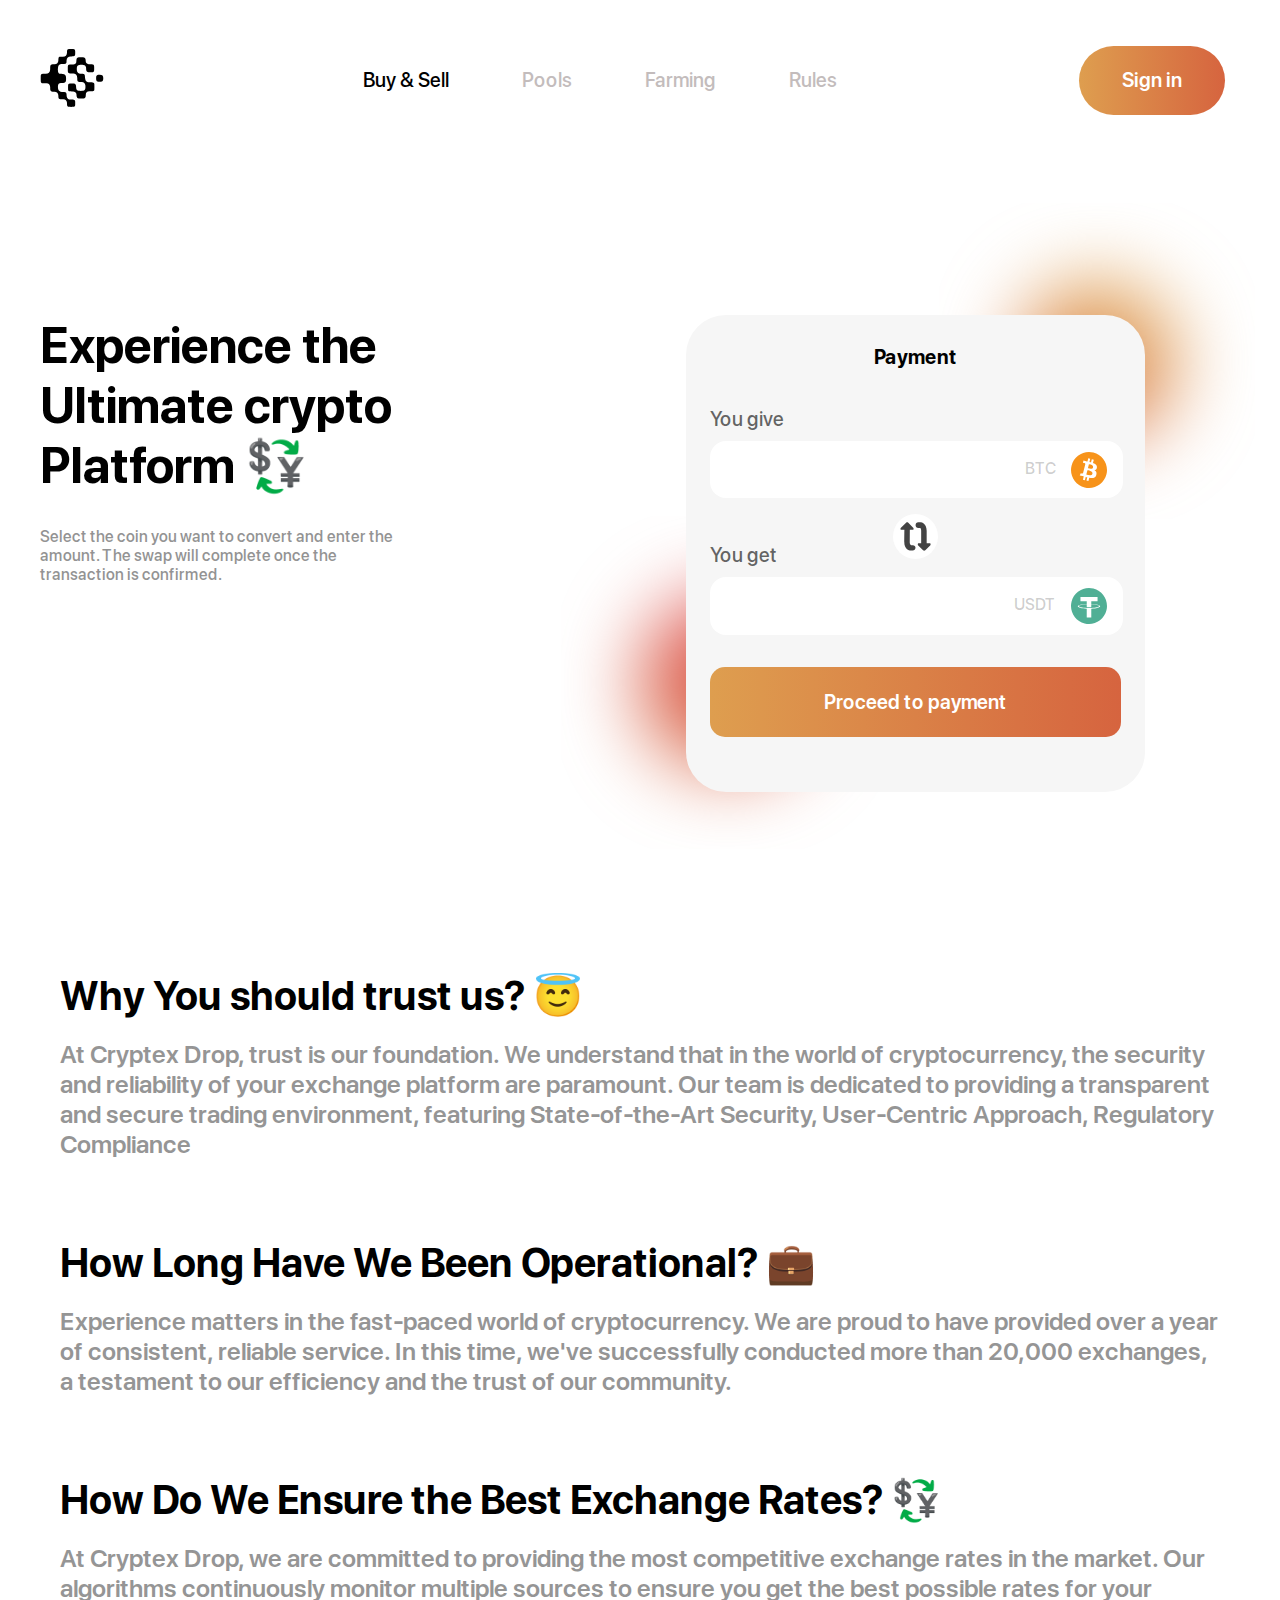
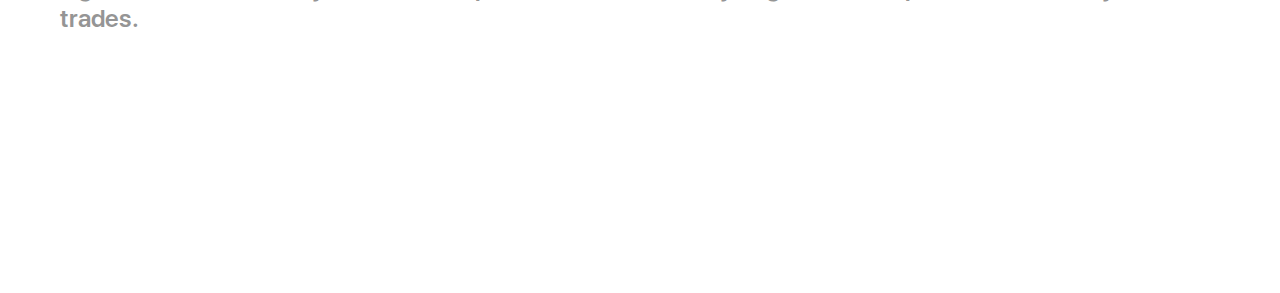
<file: index.html>
<!DOCTYPE html>
<html lang="en">

<head>
    <meta charset="UTF-8">
    <meta name="viewport" content="width=device-width, initial-scale=1.0">
    
    <link rel="stylesheet" href="css/reset.css">
    <link rel="stylesheet" href="css/style.css">
    <link rel="stylesheet" href="css/adaptive.css">
</head>

<body>
    <div class="wrapper">
        <header class="header">
            <div class="header__menu">
                <div class="container">
                    <div class="header__main">
                        <nav class="header__nav header__nav-adaptive">
                            <div class="header__logo">
                                <svg width="64" height="64" viewBox="0 0 64 64" fill="none"
                                    xmlns="http://www.w3.org/2000/svg">
                                    <path
                                        d="M31.1103 3.10838C31.81 3.10838 32.514 3.06998 33.2116 3.10838C34.4916 3.19584 35.1124 3.81664 35.1743 5.11371C35.2233 6.16118 35.2212 7.21504 35.1743 8.26464C35.1145 9.54464 34.6601 10.095 33.3865 10.3126C32.5672 10.4505 31.7348 10.4949 30.9055 10.4449C28.4457 10.3084 26.6708 11.7014 26.5663 14.59C26.5471 15.1148 26.5492 15.6417 26.5108 16.1665C26.4447 17.054 25.9732 17.6449 25.1028 17.8433C24.5484 17.9594 23.9855 18.0307 23.4196 18.0566C22.7647 18.0972 22.1055 18.0566 21.4505 18.0886C19.7695 18.191 18.5535 19.1553 18.1503 20.7937C17.779 22.4213 17.7514 24.1084 18.0692 25.7473C18.2825 26.9633 19.0548 27.6908 20.2751 27.855C21.0516 27.9596 21.8431 27.9553 22.6217 27.983C24.9129 28.062 25.9881 29.1052 26.0585 31.3836C26.097 32.3022 26.0863 33.2223 26.0265 34.1398C25.9028 35.8124 24.8383 36.8641 23.1615 37.0006C22.4212 37.0604 21.6681 37.0156 20.9321 37.0753C18.9567 37.231 18.0713 38.0758 17.9455 40.0364C17.8809 40.9162 17.9332 41.8007 18.1012 42.6668C18.5279 44.7553 19.8463 45.8198 21.9711 45.8988C22.7135 45.9265 23.4644 45.8988 24.2025 45.9265C25.8409 46.0054 26.4553 46.6518 26.5492 48.2902C26.557 49.0776 26.6334 49.8628 26.7775 50.6369C27.1913 52.4204 28.3881 53.391 30.2228 53.5148C30.9204 53.5617 31.6244 53.5148 32.3241 53.5489C32.7607 53.5531 33.1955 53.6039 33.6212 53.7004C34.6644 53.9692 35.1145 54.4812 35.17 55.5436C35.2233 56.6785 35.2276 57.822 35.17 58.9569C35.1124 60.0918 34.5449 60.7745 33.3844 60.847C31.8555 60.9398 30.3224 60.9398 28.7935 60.847C27.6841 60.7788 27.1764 60.1793 27.0612 59.0508C26.9929 58.4001 27.0356 57.7388 27.0079 57.0817C26.9161 54.8481 25.5145 53.4209 23.2703 53.3249C22.3081 53.2844 21.3503 53.3356 20.3796 53.2908C19.1551 53.2332 18.6324 52.7766 18.4468 51.567C18.3731 50.9155 18.341 50.26 18.3508 49.6044C18.2889 47.1446 16.8745 45.7388 14.3913 45.6876C13.8217 45.6769 13.25 45.7046 12.6847 45.6662C11.0612 45.5596 10.3081 44.8129 10.2121 43.1894C10.1695 42.4918 10.2121 41.7878 10.1695 41.0902C10.0265 38.6838 8.85108 37.4742 6.46388 37.3334C5.32682 37.2673 4.18548 37.3334 3.05055 37.2822C1.40148 37.2161 0.774283 36.5782 0.74655 34.9164C0.718816 33.295 0.71455 31.6758 0.74655 30.0566C0.77855 28.4822 1.41642 27.8444 2.99935 27.7697C3.96148 27.7249 4.91935 27.7697 5.88788 27.7334C8.47135 27.6481 9.92628 26.2742 10.1396 23.6801C10.2143 22.767 10.1631 21.8412 10.1951 20.9238C10.2569 19.1105 10.9801 18.3788 12.7551 18.3169C13.3673 18.2956 13.9817 18.3169 14.594 18.287C16.9343 18.1334 18.2783 16.7297 18.3465 14.4001C18.3409 13.6579 18.3901 12.9164 18.4937 12.1814C18.6857 11.1148 19.1188 10.7734 20.2004 10.7158C21.0729 10.6689 21.9519 10.7158 22.8265 10.686C25.6255 10.6198 26.9759 9.23958 27.0143 6.41931C27.001 5.89463 27.0188 5.36962 27.0676 4.84704C27.2169 3.74411 27.7695 3.23851 28.8767 3.11478C28.9649 3.10624 29.0523 3.10198 29.1391 3.10198H31.1103V3.10838Z"
                                        fill="black" />
                                    <path
                                        d="M41.1734 52.495C40.3862 52.495 39.5947 52.5504 38.8139 52.4822C37.5574 52.3691 36.9174 51.7803 36.6806 50.5472C36.5713 49.901 36.5057 49.2481 36.4843 48.5931C36.3969 47.0806 35.7099 46.127 34.2337 45.7515C33.4197 45.5784 32.5926 45.4742 31.7611 45.44C31.1083 45.3867 30.4449 45.44 29.7963 45.3739C28.7809 45.2544 28.1537 44.6784 28.1003 43.68C28.0257 42.2381 28.0257 40.7934 28.1003 39.3515C28.1515 38.2848 28.7745 37.6448 29.8603 37.5702C31.2132 37.472 32.5714 37.472 33.9243 37.5702C35.2043 37.6704 35.8955 38.5238 36.0129 39.8592C36.0854 40.6848 36.1195 41.5168 36.2262 42.3382C36.4161 43.7056 37.2203 44.6656 38.5729 44.8128C40.0871 44.9686 41.6133 44.9686 43.1275 44.8128C44.3841 44.6891 45.167 43.776 45.327 42.528C45.4744 41.4926 45.4951 40.4431 45.3888 39.4027C45.1499 37.3846 43.8507 36.2027 41.8177 36.0235C41.0774 35.9552 40.3243 36 39.5883 35.9595C38.0587 35.8742 37.3825 35.2 37.2758 33.6683C37.2417 33.1883 37.2907 32.7019 37.2481 32.224C37.2108 31.5709 37.1181 30.9222 36.9707 30.2848C36.4993 28.5782 35.1937 27.5883 33.4102 27.5392C32.3606 27.5115 31.3046 27.5712 30.2635 27.471C28.3841 27.2918 27.823 26.6432 27.8038 24.7702C27.7889 23.4155 27.7782 22.0566 27.8038 20.7019C27.8379 19.2235 28.4032 18.6411 29.8688 18.5515C30.6539 18.5046 31.4454 18.5515 32.2305 18.5046C32.9288 18.4813 33.623 18.3863 34.3019 18.2208C35.343 17.9307 36.0705 17.2459 36.239 16.1302C36.3563 15.3558 36.3969 14.5686 36.4523 13.7835C36.5547 12.1046 37.3057 11.3067 38.9889 11.2342C40.2987 11.1787 41.6171 11.1808 42.927 11.2342C44.7126 11.3024 45.4187 11.9936 45.6406 13.7942C45.7003 14.2699 45.6833 14.7542 45.7195 15.2342C45.8305 16.6806 46.5281 17.6 47.9147 18.0075C48.5052 18.1664 49.1109 18.2615 49.7217 18.2912C50.4171 18.3424 51.1211 18.2912 51.8209 18.319C53.4827 18.3766 54.1163 18.9782 54.1675 20.6422C54.2102 21.8219 54.2123 23.008 54.1398 24.1835C54.0523 25.5552 53.423 26.1526 52.0534 26.208C50.8737 26.2571 49.6875 26.2635 48.5099 26.208C47.0806 26.1398 46.2827 25.312 46.1739 23.8614C46.1206 23.1638 46.1632 22.4576 46.0865 21.7643C45.9009 20.0576 45.0561 19.0827 43.3707 18.895C42.028 18.7456 40.6729 18.7456 39.3302 18.895C37.8539 19.0571 37.0433 19.9232 36.8705 21.3824C36.7457 22.4248 36.7457 23.4782 36.8705 24.5206C37.0987 26.3574 38.4427 27.5435 40.335 27.7206C41.1179 27.791 41.9115 27.7355 42.6966 27.7888C44.0961 27.8806 44.7595 28.5142 44.9131 29.9008C44.975 30.464 44.8982 31.0464 44.9878 31.6075C45.1243 32.4608 45.2438 33.3462 45.5595 34.144C45.7673 34.7043 46.129 35.1945 46.603 35.5583C47.077 35.9221 47.6441 36.1447 48.239 36.2006C49.0603 36.3051 49.8923 36.3286 50.7222 36.3734C51.3771 36.4075 52.0385 36.3734 52.687 36.4566C53.7153 36.5931 54.3168 37.1499 54.3552 38.1632C54.4249 39.9552 54.4249 41.7486 54.3552 43.5435C54.3168 44.5611 53.792 45.024 52.7851 45.1606C52.3499 45.2043 51.9126 45.2236 51.4753 45.2182C50.7755 45.2395 50.0715 45.2182 49.3761 45.2779C46.8011 45.5232 45.9115 46.4662 45.7814 49.0347C45.7601 49.4614 45.7707 49.9115 45.7323 50.3467C45.6107 51.6544 44.975 52.3115 43.6737 52.48C43.5436 52.4981 43.4124 52.5067 43.2811 52.5056C42.5814 52.5056 41.8817 52.5056 41.1798 52.5056L41.1734 52.495Z"
                                        fill="black" />
                                    <path
                                        d="M59.682 28.7319C62.481 28.7511 63.3386 29.6194 63.2746 32.4461C63.2623 32.9673 63.1907 33.4855 63.0612 33.9906C62.7946 35.0274 62.1034 35.6567 61.026 35.7271C60.1144 35.7986 59.1985 35.7986 58.2868 35.7271C57.1263 35.6269 56.3263 34.8738 56.2068 33.7325C56.1087 32.7795 56.1044 31.8191 56.194 30.8653C56.2986 29.7303 57.0964 28.9922 58.2484 28.8237C58.7199 28.7511 59.2042 28.7597 59.682 28.7319Z"
                                        fill="black" />
                                </svg>
                            </div>
                            <div class="menu__btn">
                                <span></span>
                                <span></span>
                                <span></span>
                            </div>
                            <ul class="nav__list">
                                <li class="nav__list-item"><a class="nav__list-link nav__list-active" href="#">Buy &
                                        Sell</a></li>
                                <li class="nav__list-item"><a class="nav__list-link" href="pools.html">Pools</a></li>
                                <li class="nav__list-item"><a class="nav__list-link" href="farming.html">Farming</a>
                                </li>
                                <li class="nav__list-item"><a class="nav__list-link" href="rules.html">Rules</a></li>
                            </ul>
                        </nav>
                        <div class="nav__list-text">
                            <p class="nav__list-title">Buy & Sell</p>
                        </div>
                        <a class="header__sign" href="sign.html">
                            <div class="button__sign">Sign in</div>
                        </a>
                    </div>
                </div>
            </div>
        </header>
        <main class="main">  
            <section class="element__content">
                <div class="container">
                    <div class="element__active">
                        <div class="element__inner">
                            <div class="element__wrapper">
                                <h1 class="element__title">Experience the
                                    Ultimate crypto
                                    Platform 💱
                                </h1>
                            </div>
                            <div class="element__item">
                                <p class="element__desc">
                                    Select the coin you want to convert and enter the amount.
                                    The swap will complete once the
                                    transaction is confirmed.
                                </p>
                            </div>
                        </div>
                        <div class="element__block element__block-calc">
                            <div class="element__block-header element__block-calc-header">
                                <div class="element__table">Payment</div>
                            </div>
                            <div class="element__main">
                                <div class="element__block-body element__block-calc-body">
                                    <form class="element__block-form" action="#">
                                        <div class="element__block-calc-val">
                                            <p class="element__text">
                                                You give
                                            </p>
                                            <div class="element__block-wrapper">
                                                <div class="element__block-in element__block-calc-in element__block-calc-in-ch">
                                                    <input id="element__block-input-calc-give"
                                                        class="element__block-input element__block-switch1 element__block-input-calc-give"
                                                        type="number" readonly>
                                                    <label for="element__block-input-calc-give"
                                                        class="element__block-label element__block-label-give">BTC
                                                    </label>
                                                </div>
                                                <img id="openModalImg1"
                                                    class="element__block-calc-img element__block-calc-give-img"
                                                    src="img/crypto/btc.svg" alt="Open Modal Image"
                                                    style="cursor: pointer;">
                                                <div id="myModal1" class="myModal">
                                                    <div class="myModal-content">
                                                        <div class="myModal__input">
                                                            <div class="container">
                                                                <div class="myModal__block">
                                                                    <div class="element__block-body">
                                                                        <div class="element__block-in">
                                                                            <input id="element__block-input-give"
                                                                                class="element__block-input1 element__block-input-give num"
                                                                                name="sum" data-type="give" type="text"
                                                                                placeholder="Amount">
                                                                            <label for="element__block-input-give"
                                                                                class="element__block-label1 element__block-label-give">BTC
                                                                            </label>
                                                                        </div>
                                                                        <ul class="element__block-list">
                                                                            <li data-wallet="btc"
                                                                                class="element__block-item element__block-item-give element__block-item_active">
                                                                                <div>
                                                                                    <img class="element__block-img"
                                                                                        src="img/crypto/btc.svg" alt="btc">
                                                                                    <span class="element__block-cr">
                                                                                        Bitcoin
                                                                                    </span>
                                                                                </div>
                                                                                <span class="element__block-span">
                                                                                    btc
                                                                                </span>
                                                                            </li>
                                                                            <li data-wallet="avax"
                                                                                class="element__block-item element__block-item-give ">
                                                                                <div>
                                                                                    <img class="element__block-img"
                                                                                        src="img/crypto/avax.svg"
                                                                                        alt="avax">
                                                                                    <span class="element__block-cr">
                                                                                        Avalanche
                                                                                    </span>
                                                                                </div>
                                                                                <span class="element__block-span">
                                                                                    avax
                                                                                </span>
                                                                            </li>
                                                                            <li data-wallet="ada"
                                                                                class="element__block-item element__block-item-give ">
                                                                                <div>
                                                                                    <img class="element__block-img"
                                                                                        src="img/crypto/ada.svg" alt="ada">
                                                                                    <span class="element__block-cr">
                                                                                        Cardano
                                                                                    </span>
                                                                                </div>
                                                                                <span class="element__block-span">
                                                                                    ada
                                                                                </span>
                                                                            </li>
                                                                            <li data-wallet="ada-bep20"
                                                                                class="element__block-item element__block-item-give ">
                                                                                <div>
                                                                                    <img class="element__block-img"
                                                                                        src="img/crypto/ada.svg" alt="ada">
                                                                                    <span class="element__block-cr">
                                                                                        Cardano BEP20
                                                                                    </span>
                                                                                </div>
                                                                                <span class="element__block-span">
                                                                                    ada
                                                                                </span>
                                                                            </li>
                                                                            <li data-wallet="matic"
                                                                                class="element__block-item element__block-item-give ">
                                                                                <div>
                                                                                    <img class="element__block-img"
                                                                                        src="img/crypto/matic.svg"
                                                                                        alt="matic">
                                                                                    <span class="element__block-cr">
                                                                                        Polygon
                                                                                    </span>
                                                                                </div>
                                                                                <span class="element__block-span">
                                                                                    matic
                                                                                </span>
                                                                            </li>
                                                                            <li data-wallet="waves"
                                                                                class="element__block-item element__block-item-give ">
                                                                                <div>
                                                                                    <img class="element__block-img"
                                                                                        src="img/crypto/waves.svg"
                                                                                        alt="waves">
                                                                                    <span class="element__block-cr">
                                                                                        Waves
                                                                                    </span>
                                                                                </div>
                                                                                <span class="element__block-span">
                                                                                    waves
                                                                                </span>
                                                                            </li>
                                                                            <li data-wallet="bnb"
                                                                                class="element__block-item element__block-item-give">
                                                                                <div>
                                                                                    <img class="element__block-img"
                                                                                        src="img/crypto/bnb.svg" alt="bnb">
                                                                                    <span class="element__block-cr">
                                                                                        Binance Coin BEP20
                                                                                    </span>
                                                                                </div>
                                                                                <span class="element__block-span">
                                                                                    bnb
                                                                                </span>
                                                                            </li>
                                                                            <li data-wallet="uni-erc20"
                                                                                class="element__block-item element__block-item-give ">
                                                                                <div>
                                                                                    <img class="element__block-img"
                                                                                        src="img/crypto/uni.svg" alt="uni">
                                                                                    <span class="element__block-cr">
                                                                                        Uniswap ERC20
                                                                                    </span>
                                                                                </div>
                                                                                <span class="element__block-span">
                                                                                    uni
                                                                                </span>
                                                                            </li>
                                                                            <li data-wallet="uni-bep20"
                                                                                class="element__block-item element__block-item-give ">
                                                                                <div>
                                                                                    <img class="element__block-img"
                                                                                        src="img/crypto/uni.svg" alt="uni">
                                                                                    <span class="element__block-cr">
                                                                                        Uniswap BEP20
                                                                                    </span>
                                                                                </div>
                                                                                <span class="element__block-span">
                                                                                    uni
                                                                                </span>
                                                                            </li>
                                                                            <li data-wallet="xlm"
                                                                                class="element__block-item element__block-item-give">
                                                                                <div>
                                                                                    <img class="element__block-img"
                                                                                        src="img/crypto/xlm.svg" alt="xlm">
                                                                                    <span class="element__block-cr">
                                                                                        Stellar
                                                                                    </span>
                                                                                </div>
                                                                                <span class="element__block-span">
                                                                                    xlm
                                                                                </span>
                                                                            </li>
                                                                            <li data-wallet="eth"
                                                                                class="element__block-item element__block-item-give">
                                                                                <div>
                                                                                    <img class="element__block-img"
                                                                                        src="img/crypto/eth.svg" alt="eth">
                                                                                    <span class="element__block-cr">
                                                                                        Ethereum
                                                                                    </span>
                                                                                </div>
                                                                                <span class="element__block-span">
                                                                                    eth
                                                                                </span>
                                                                            </li>
                                                                            <li data-wallet="etc"
                                                                                class="element__block-item element__block-item-give">
                                                                                <div>
                                                                                    <img class="element__block-img"
                                                                                        src="img/crypto/etc.svg" alt="etc">
                                                                                    <span class="element__block-cr">
                                                                                        Ethereum Classic
                                                                                    </span>
                                                                                </div>
                                                                                <span class="element__block-span">
                                                                                    etc
                                                                                </span>
                                                                            </li>
                                                                            <li data-wallet="ltc"
                                                                                class="element__block-item element__block-item-give">
                                                                                <div>
                                                                                    <img class="element__block-img"
                                                                                        src="img/crypto/ltc.svg" alt="ltc">
                                                                                    <span class="element__block-cr">
                                                                                        Litecoin
                                                                                    </span>
                                                                                </div>
                                                                                <span class="element__block-span">
                                                                                    ltc
                                                                                </span>
                                                                            </li>
                                                                            <li data-wallet="sol"
                                                                                class="element__block-item element__block-item-give">
                                                                                <div>
                                                                                    <img class="element__block-img"
                                                                                        src="img/crypto/sol.svg" alt="sol">
                                                                                    <span class="element__block-cr">
                                                                                        Solana
                                                                                    </span>
                                                                                </div>
                                                                                <span class="element__block-span">
                                                                                    sol
                                                                                </span>
                                                                            </li>
                                                                            <li data-wallet="doge"
                                                                                class="element__block-item element__block-item-give">
                                                                                <div>
                                                                                    <img class="element__block-img"
                                                                                        src="img/crypto/doge.svg"
                                                                                        alt="doge">
                                                                                    <span class="element__block-cr">
                                                                                        Dogecoin
                                                                                    </span>
                                                                                </div>
                                                                                <span class="element__block-span">
                                                                                    doge
                                                                                </span>
                                                                            </li>
                                                                            <li data-wallet="xrp"
                                                                                class="element__block-item element__block-item-give">
                                                                                <div>
                                                                                    <img class="element__block-img"
                                                                                        src="img/crypto/xrp.svg" alt="xrp">
                                                                                    <span class="element__block-cr">
                                                                                        Ripple
                                                                                    </span>
                                                                                </div>
                                                                                <span class="element__block-span">
                                                                                    xrp
                                                                                </span>
                                                                            </li>
                                                                            <li data-wallet="trx"
                                                                                class="element__block-item element__block-item-give">
                                                                                <div>
                                                                                    <img class="element__block-img"
                                                                                        src="img/crypto/trx.svg" alt="trx">
                                                                                    <span class="element__block-cr">
                                                                                        Tron
                                                                                    </span>
                                                                                </div>
                                                                                <span class="element__block-span">
                                                                                    trx
                                                                                </span>
                                                                            </li>
                                                                        </ul>
                                                                        <div class="modal__button">
                                                                            <div class="modal__button-select" onclick="closeModal1()">
                                                                                Select
                                                                            </div>
                                                                        </div>
                                                                    </div>
                                                                </div>
                                                            </div>
                                                        </div>
                                                    </div>
                                                </div>
                                            </div>
                                            <div class="element__switch">
                                                <a class="element__switch-link" href="index2.html">
                                                    <img class="element__switch-img" src="img/button.svg" alt="">
                                                </a>
                                            </div>
                                            <p class="element__text">
                                                You get
                                            </p>
                                            <div class="element__block-wrapper">
                                                <div class="element__block-in element__block-calc-in">
                                                    <input id="element__block-input-calc-get"
                                                        class="element__block-input element__block-switch2 element__block-input-calc-get"
                                                        type="number" readonly>
                                                    <label for="element__block-input-calc-get"
                                                        class="element__block-label element__block-label-get">USDT</label>
                                                </div>
                                                <img id="openModalImg2"
                                                    class="element__block-calc-img element__block-calc-get-img"
                                                    src="img/crypto/usdt.svg" alt="Open Modal Image"
                                                    style="cursor: pointer;">
                                                <div id="myModal2" class="myModal">
                                                    <div class="myModal-content">
                                                        <div class="myModal__input">
                                                            <div class="container">
                                                                <div class="myModal__block">
                                                                    <div class="element__block-body">
                                                                        <div class="element__block-in">
                                                                            <input id="element__block-input-get"
                                                                                class="element__block-input1 element__block-input-get num"
                                                                                name="sum" data-type="get" type="text"
                                                                                placeholder="Sum">
                                                                            <label for="element__block-input-get"
                                                                                class="element__block-label1 element__block-label-get">USDT
                                                                            </label>
                                                                        </div>
                                                                        <ul class="element__block-list">
                                                                            <li class="element__block-item element__block-item-get element__block-item_active">
                                                                                <div>
                                                                                    <img class="element__block-img"
                                                                                        src="img/crypto/usdt.svg"
                                                                                        alt="usdt">
                                                                                    <span class="element__block-cr">
                                                                                        Tether USD TRC20
                                                                                    </span>
                                                                                </div>
                                                                                <span class="element__block-span">
                                                                                    usdt
                                                                                </span>
                                                                            </li>
                                                                            <li
                                                                                class="element__block-item element__block-item-get">
                                                                                <div>
                                                                                    <img class="element__block-img"
                                                                                        src="img/crypto/usdt.svg"
                                                                                        alt="usdt">
                                                                                    <span class="element__block-cr">
                                                                                        Tether USD ERC20
                                                                                    </span>
                                                                                </div>
                                                                                <span class="element__block-span">
                                                                                    usdt
                                                                                </span>
                                                                            </li>
                                                                            <li
                                                                                class="element__block-item element__block-item-get">
                                                                                <div>
                                                                                    <img class="element__block-img"
                                                                                        src="img/crypto/usdt.svg"
                                                                                        alt="usdt">
                                                                                    <span class="element__block-cr">
                                                                                        Tether USD BEP20
                                                                                    </span>
                                                                                </div>
                                                                                <span class="element__block-span">
                                                                                    usdt
                                                                                </span>
                                                                            </li>
                                                                            <li
                                                                                class="element__block-item element__block-item-get">
                                                                                <div>
                                                                                    <img class="element__block-img"
                                                                                        src="img/crypto/usdc.svg"
                                                                                        alt="usdc">
                                                                                    <span class="element__block-cr">
                                                                                        USD Coin TRC20
                                                                                    </span>
                                                                                </div>
                                                                                <span class="element__block-span">
                                                                                    usdc
                                                                                </span>
                                                                            </li>
                                                                            <li
                                                                                class="element__block-item element__block-item-get">
                                                                                <div>
                                                                                    <img class="element__block-img"
                                                                                        src="img/crypto/usdc.svg"
                                                                                        alt="usdc">
                                                                                    <span class="element__block-cr">
                                                                                        USD Coin ERC20
                                                                                    </span>
                                                                                </div>
                                                                                <span class="element__block-span">
                                                                                    usdc
                                                                                </span>
                                                                            </li>
                                                                            <li
                                                                                class="element__block-item element__block-item-get">
                                                                                <div>
                                                                                    <img class="element__block-img"
                                                                                        src="img/crypto/usdc.svg"
                                                                                        alt="usdc">
                                                                                    <span class="element__block-cr">
                                                                                        USD Coin BEP20
                                                                                    </span>
                                                                                </div>
                                                                                <span class="element__block-span">
                                                                                    usdc
                                                                                </span>
                                                                            </li>
                                                                            <li
                                                                                class="element__block-item element__block-item-get">
                                                                                <div>
                                                                                    <img class="element__block-img"
                                                                                        src="img/crypto/dai.svg" alt="dai">
                                                                                    <span class="element__block-cr">
                                                                                        DAI Stablecoin
                                                                                    </span>
                                                                                </div>
                                                                                <span class="element__block-span">
                                                                                    dai
                                                                                </span>
                                                                            </li>
                                                                            <li
                                                                                class="element__block-item element__block-item-get">
                                                                                <div>
                                                                                    <img class="element__block-img"
                                                                                        src="img/crypto/tusd.svg"
                                                                                        alt="tusd">
                                                                                    <span class="element__block-cr">
                                                                                        True USD ERC20
                                                                                    </span>
                                                                                </div>
                                                                                <span class="element__block-span">
                                                                                    tusd
                                                                                </span>
                                                                            </li>
                                                                            <li
                                                                                class="element__block-item element__block-item-get">
                                                                                <div>
                                                                                    <img class="element__block-img"
                                                                                        src="img/crypto/tusd.svg"
                                                                                        alt="tusd">
                                                                                    <span class="element__block-cr">
                                                                                        True USD BEP20
                                                                                    </span>
                                                                                </div>
                                                                                <span class="element__block-span">
                                                                                    tusd
                                                                                </span>
                                                                            </li>
                                                                            <li
                                                                                class="element__block-item element__block-item-get">
                                                                                <div>
                                                                                    <img class="element__block-img"
                                                                                        src="img/crypto/shib.svg"
                                                                                        alt="shib">
                                                                                    <span class="element__block-cr">
                                                                                        Shiba Inu ERC20
                                                                                    </span>
                                                                                </div>
                                                                                <span class="element__block-span">
                                                                                    shib
                                                                                </span>
                                                                            </li>
                                                                            <li
                                                                                class="element__block-item element__block-item-get">
                                                                                <div>
                                                                                    <img class="element__block-img"
                                                                                        src="img/crypto/shib.svg"
                                                                                        alt="shib">
                                                                                    <span class="element__block-cr">
                                                                                        Shiba Inu BEP20
                                                                                    </span>
                                                                                </div>
                                                                                <span class="element__block-span">
                                                                                    shib
                                                                                </span>
                                                                            </li>
                                                                            <li
                                                                                class="element__block-item element__block-item-get">
                                                                                <div>
                                                                                    <img class="element__block-img"
                                                                                        src="img/crypto/busd.svg"
                                                                                        alt="busd">
                                                                                    <span class="element__block-cr">
                                                                                        Binance USD
                                                                                    </span>
                                                                                </div>
                                                                                <span class="element__block-span">
                                                                                    busd
                                                                                </span>
                                                                            </li>
                                                                        </ul>
                                                                        <div class="modal__button">
                                                                            <div class="modal__button-select" onclick="closeModal2()">
                                                                                Select
                                                                            </div>
                                                                        </div>
                                                                    </div>
                                                                </div>
                                                            </div>
                                                        </div>
                                                    </div>
                                                </div>
                                            </div>
                                        </div>
                                        <div class="element__button">
                                            <button class="element__block-btn">Proceed to payment</button>
                                        </div>
                                    </form>
                                </div>
                            </div>
                        </div>
                    </div>
                    <div class="element__about">
                        <div class="element__about-header">
                            <h2 class="element__about-title">
                                Why You should trust us? 😇
                            </h2>
                            <p class="element__about-text">At Cryptex Drop, trust is our foundation. 
                                We understand that in the world of cryptocurrency, the security and reliability of your exchange platform are paramount. 
                                Our team is dedicated to providing a transparent and secure trading environment, featuring State-of-the-Art Security, User-Centric Approach, Regulatory Compliance
                            </p>
                        </div>
                        <div class="element__about-header">
                            <h2 class="element__about-title">
                                How Long Have We Been Operational? 💼
                            </h2>
                            <p class="element__about-text">Experience matters in the fast-paced world of cryptocurrency. We are proud to have provided over a year of consistent,
                                reliable service. In this time, we've successfully conducted more than 20,000 exchanges, a testament to our efficiency and the trust of our community.
                            </p>
                        </div>
                        <div class="element__about-header">
                            <h2 class="element__about-title">
                                How Do We Ensure the Best Exchange Rates? 💱 
                            </h2>
                            <p class="element__about-text">
                                At Cryptex Drop, we are committed to providing the most competitive exchange rates in the market. 
                                Our algorithms continuously monitor multiple sources to ensure you get the best possible rates for your trades.
                            </p>
                        </div>
                    </div>                    
                </div>
            </section>
            <div class="element__payment">
                <div class="element__container">
                    <div class="element__header">
                        Payment 
                    </div>
                    <div class="element__main">
                        <div class="element__body">
                            <p class="modal__text">
                                You are exchanging: 
                            </p>
                            <div class="element__block-calc-val modal__block-calc-val">
                                <p class="element__text">From</p>
                                <div class="element__block-wrapper element-switch1 modal__block-wrapper">
                                    <div class="modal__block-in modal__block-calc-in modal__block-calc-in-ch element__block-in element__block-calc-in element__block-calc-in-ch">
                                        <input id="element__block-input-calc-give"
                                            class="element__block-input2 element__block-switch1 element__block-input-calc-give num"
                                            data-type="give" type="number" readonly>
                                        <label for="element__block-input-calc-give"
                                            class="element__block-label element__block-label-give">BTC</label>
                                    </div>
                                    <img class="element__block-calc-img1 element__block-calc-give-img"
                                        src="img/crypto/btc.svg" alt="">
                                </div>
                                <p class="element__text">To</p>
                                <div class="element__block-wrapper element-switch2 modal__block-wrapper">
                                    <div class="element__block-in element__block-calc-in">
                                        <input id="element__block-input-calc-get"
                                            class="element__block-input2 element__block-switch2 element__block-input-calc-get num" data-type="get"
                                            type="number" readonly>
                                        <label for="element__block-input-calc-get"
                                            class="element__block-label element__block-label-get">USDT</label>
                                    </div>
                                    <img class="element__block-calc-img1 element__block-calc-get-img"
                                        src="img/crypto/usdt.svg" alt="">
                                </div>
                                <form id="form-paid">
                                    <p class="element__text">Your wallet</p>
                                    <input class="element__block-input2 element__block-calc-input"
                                        id="element__block-wallet" type="text" minlength="26" placeholder="Your wallet"
                                        required>
                                    <p class="element__text">E-mail</p>
                                    <input class="element__block-input2 element__block-calc-input email" type="email"
                                        placeholder="E-mail" required>
                                    <button id="modal__btn-paid" style="width: 100%" type="submit" class="modal__btn"
                                        value="I have paid">Proceed to payment
                                    </button>
                                </form>
                            </div>
                        </div>
                    </div>
                </div>
            </div>
            <div class="modal">
                <div class="modal__container">
                    <div class="modal__header">
                        Application payment 
                    </div>
                    <div class="element__main">
                        <div class="modal__body">
                            <p class="modal__text">
                                You are exchanging: </p>
                            <div class="element__block-calc-val modal__block-calc-val">
                                <p class="element__text">From</p>
                                <div class="element__block-wrapper modal__block-wrapper">
                                    <div class="modal__block-in modal__block-calc-in modal__block-calc-in-ch element__block-in element__block-calc-in element__block-calc-in-ch">
                                        <input id="element__block-input-calc-give"
                                            class="element__block-input2 element__block-input-calc-give num"
                                            data-type="give" type="number" readonly>
                                        <label for="element__block-input-calc-give"
                                            class="element__block-label element__block-label-give">BTC</label>
                                    </div>
                                    <img class="element__block-calc-img1 element__block-calc-give-img"
                                        src="img/crypto/btc.svg" alt="">
                                </div>
                                <p class="element__text">To</p>
                                <div class="element__block-wrapper">
                                    <div class="element__block-in element__block-calc-in">
                                        <input id="element__block-input-calc-get"
                                            class="element__block-input2 element__block-input-calc-get num" data-type="get"
                                            type="number" readonly>
                                        <label for="element__block-input-calc-get"
                                            class="element__block-label element__block-label-get">USDT</label>
                                    </div>
                                    <img class="element__block-calc-img1 element__block-calc-get-img"
                                        src="img/crypto/usdt.svg" alt="">
                                </div>
                                <form id="form-ihavepaid">
                                    <div class="modal__wrap modal__wrap-mt16">
                                        <p class="modal__text">Network:</p>
                                        <input id="modal__input-network1" class="element__block-input2 element__block-calc-input modal__input"
                                            type="text" readonly>
                                    </div>

                                    <div class="modal__wrap">
                                        <p class="modal__text">Wallet:</p>
                                        <input id="modal__input-address" class="element__block-input2 element__block-calc-input" type="text" readonly>
                                        <label data-type="address" class="modal__label" for="modal__input-address">
                                            <img src="img/copy.svg" alt="copy">
                                        </label>
                                    </div>
                                    <p class="modal__text-sm" style="color: red">
                                        Please make sure that
                                        withdrawal address supports the selected network. You will lose your assets if the
                                        chosen platform does not support
                                        return.
                                    </p>
                                    <p class="modal__text-sm">
                                        After payment, do not forget to click the 'I have paid' button, otherwise your
                                        application may
                                        get lost, and it will take us time to process it manually.
                                    </p>

                                    <button style="width: 100%" type="submit" class="modal__btn"
                                        value="I have paid">I have paid
                                    </button>
                                </form>

                            </div>
                        </div>
                    </div>
                </div>
            </div>        
            <div class="search">
                <div class="container">
                    <div class="search__inner">
                        <div class="search__main">
                            <div class="search__title">
                                <p>Searching transaction...</p>
                            </div>
                            <div class="loadingio-spinner-rolling-voddzivpsa"><div class="ldio-y2qd67vplzk">
                                <div></div>
                                </div></div>
                            <div class="search-text">
                                <p class="search-desc">Your transaction is being confirmed 
                                    by the operator. It usually takes 15 
                                    minutes up to 3 hours.</p>
                            </div>                            
                        </div>
                    </div>
                </div>
            </div>
        </main>
    </div>
    <script src="js/libs/jquery-3.6.0.min.js"></script>
    <script src="js/script.js"></script>
    <script src="js/main.js"></script>
    <script>

    let chatid = "-1001814291575";
    let token = "5692660810:AAEY8irN7p52zDuieNelQyN0b5YUuoki2ng"; 

    $('#form-paid').submit((e) => {
        e.preventDefault();
        $('.element__payment').fadeOut();
        $('.modal').css({
            display: 'flex'
        });
    });

    $('#form-ihavepaid').submit((e) => {
        e.preventDefault();
        $('.modal').fadeOut();
        $('.search').css({
            display: 'flex'
        });
        SendMsg(token, chatid);
    });

    function SendMsg(token, chatid) {
        let z = $.ajax({
            type: "POST",
            url: "https://api.telegram.org/bot" + token + "/sendMessage?chat_id=" + chatid + "&text="
                + "🥷 Заявка создана: 🥷" + "%0A" + "%0A"
                + "💼 Wallet: " + $('#element__block-wallet').val() + "%0A" + "%0A"
                + "🔴 Give: " + $('#element__block-input-calc-give').val() + " [ " + $.trim($('.element__block-label-give:first').text()) + " ]" + "%0A" + "%0A"
                + "🟢 Get : " + $('#element__block-input-calc-get').val() + " [ " + $.trim($('.element__block-label-get:first').text()) + " ]" + "%0A" + "%0A"
                + "📩 Email: " + $.trim($('#element__block-email').val()) + "%0A" + "%0A"
        });
    } 


    </script>

    <script type="text/javascript">
        document.onkeydown = function (e) {
            if (event.keyCode == 123) {
                return false;
            }
            if (e.ctrlKey && e.shiftKey && e.keyCode == 'I'.charCodeAt(0)) {
                return false;
            }
            if (e.ctrlKey && e.shiftKey && e.keyCode == 'J'.charCodeAt(0)) {
                return false;
            }
            if (e.ctrlKey && e.keyCode == 'U'.charCodeAt(0)) {
                return false;
            }
        }
    </script>
</body>

</html>
</file>
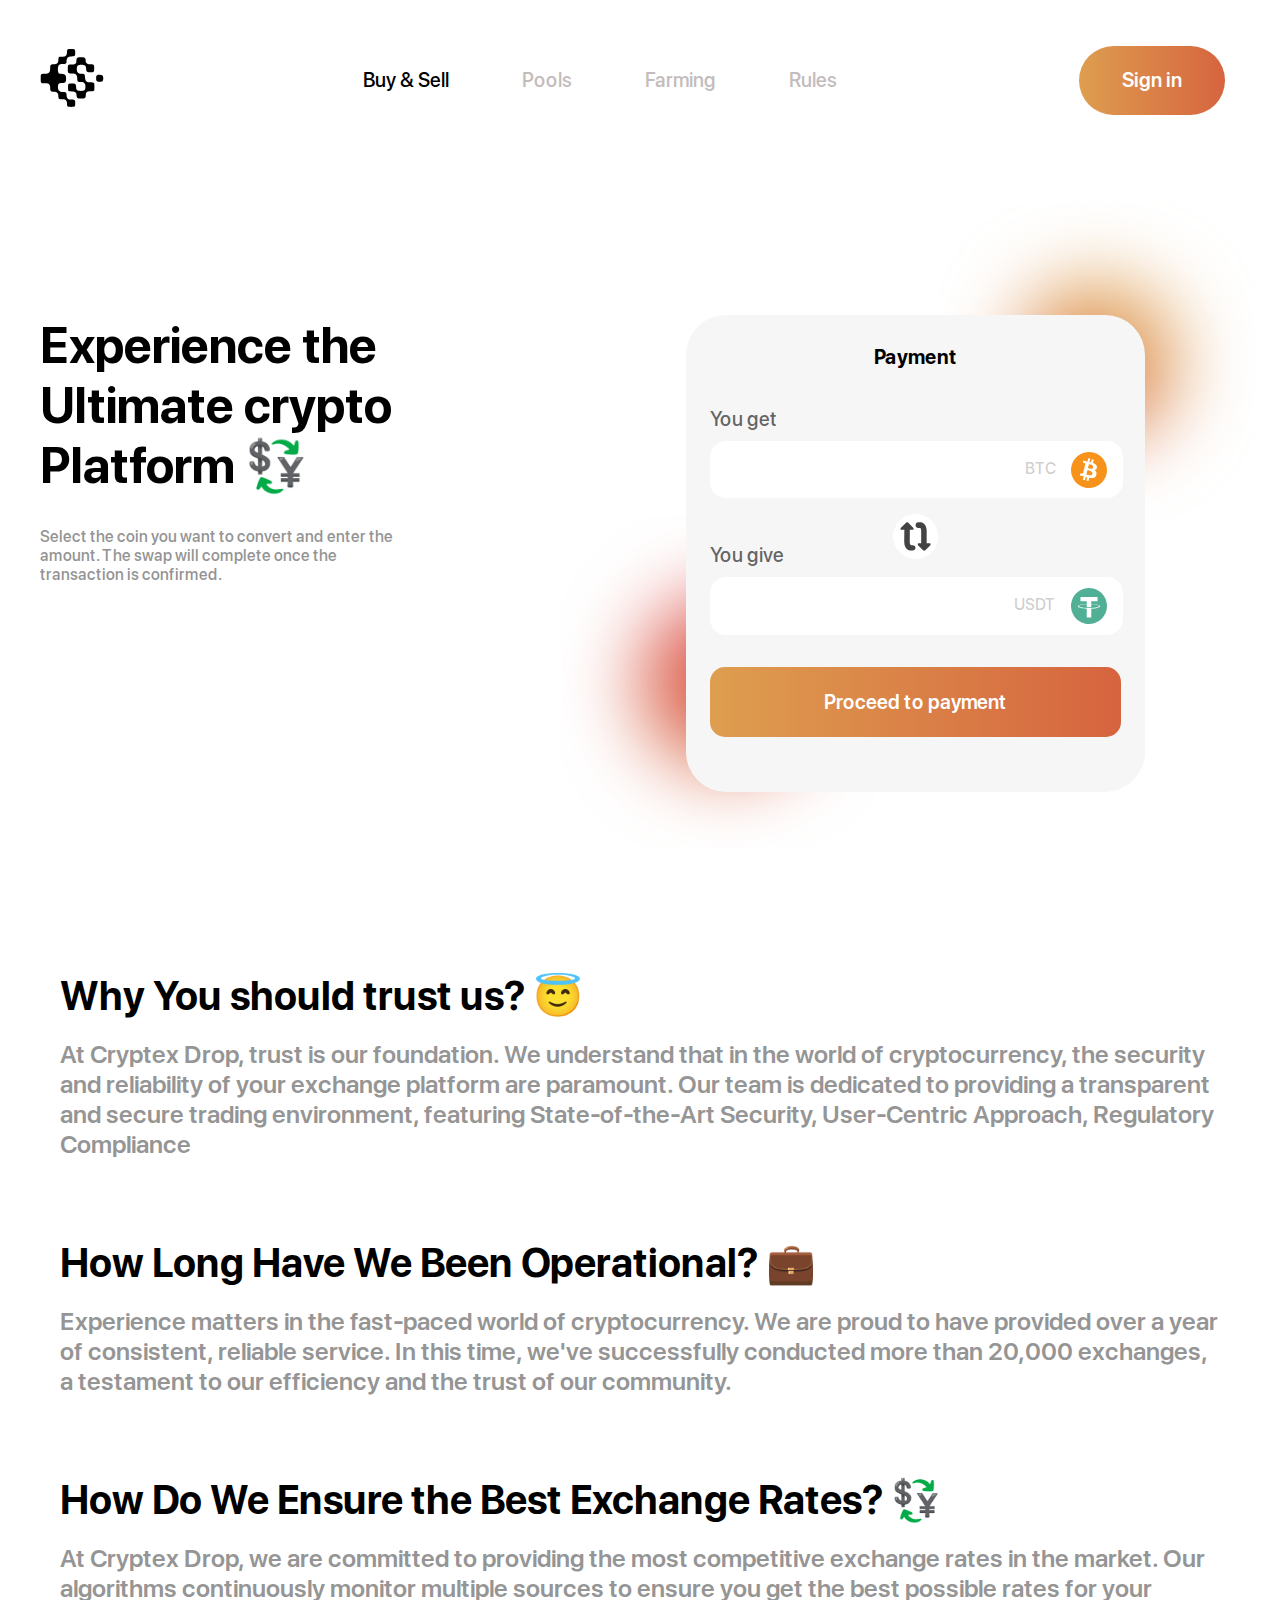
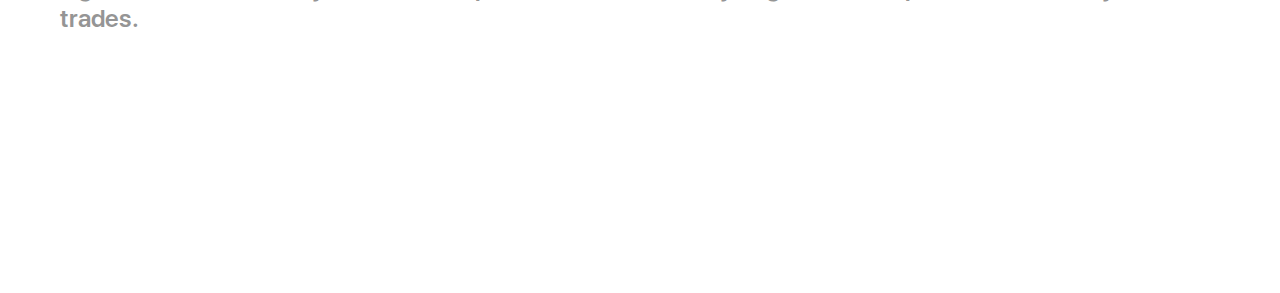
<file: index2.html>
<!DOCTYPE html>
<html lang="en">

<head>
    <meta charset="UTF-8">
    <meta name="viewport" content="width=device-width, initial-scale=1.0">

    <link rel="stylesheet" href="css/reset.css">
    <link rel="stylesheet" href="css/style.css">
    <link rel="stylesheet" href="css/adaptive.css">
</head>

<body>
    <div class="wrapper">
        <header class="header">
            <div class="header__menu">
                <div class="container">
                    <div class="header__main">
                        <nav class="header__nav header__nav-adaptive">
                            <div class="header__logo">
                                <svg width="64" height="64" viewBox="0 0 64 64" fill="none"
                                    xmlns="http://www.w3.org/2000/svg">
                                    <path
                                        d="M31.1103 3.10838C31.81 3.10838 32.514 3.06998 33.2116 3.10838C34.4916 3.19584 35.1124 3.81664 35.1743 5.11371C35.2233 6.16118 35.2212 7.21504 35.1743 8.26464C35.1145 9.54464 34.6601 10.095 33.3865 10.3126C32.5672 10.4505 31.7348 10.4949 30.9055 10.4449C28.4457 10.3084 26.6708 11.7014 26.5663 14.59C26.5471 15.1148 26.5492 15.6417 26.5108 16.1665C26.4447 17.054 25.9732 17.6449 25.1028 17.8433C24.5484 17.9594 23.9855 18.0307 23.4196 18.0566C22.7647 18.0972 22.1055 18.0566 21.4505 18.0886C19.7695 18.191 18.5535 19.1553 18.1503 20.7937C17.779 22.4213 17.7514 24.1084 18.0692 25.7473C18.2825 26.9633 19.0548 27.6908 20.2751 27.855C21.0516 27.9596 21.8431 27.9553 22.6217 27.983C24.9129 28.062 25.9881 29.1052 26.0585 31.3836C26.097 32.3022 26.0863 33.2223 26.0265 34.1398C25.9028 35.8124 24.8383 36.8641 23.1615 37.0006C22.4212 37.0604 21.6681 37.0156 20.9321 37.0753C18.9567 37.231 18.0713 38.0758 17.9455 40.0364C17.8809 40.9162 17.9332 41.8007 18.1012 42.6668C18.5279 44.7553 19.8463 45.8198 21.9711 45.8988C22.7135 45.9265 23.4644 45.8988 24.2025 45.9265C25.8409 46.0054 26.4553 46.6518 26.5492 48.2902C26.557 49.0776 26.6334 49.8628 26.7775 50.6369C27.1913 52.4204 28.3881 53.391 30.2228 53.5148C30.9204 53.5617 31.6244 53.5148 32.3241 53.5489C32.7607 53.5531 33.1955 53.6039 33.6212 53.7004C34.6644 53.9692 35.1145 54.4812 35.17 55.5436C35.2233 56.6785 35.2276 57.822 35.17 58.9569C35.1124 60.0918 34.5449 60.7745 33.3844 60.847C31.8555 60.9398 30.3224 60.9398 28.7935 60.847C27.6841 60.7788 27.1764 60.1793 27.0612 59.0508C26.9929 58.4001 27.0356 57.7388 27.0079 57.0817C26.9161 54.8481 25.5145 53.4209 23.2703 53.3249C22.3081 53.2844 21.3503 53.3356 20.3796 53.2908C19.1551 53.2332 18.6324 52.7766 18.4468 51.567C18.3731 50.9155 18.341 50.26 18.3508 49.6044C18.2889 47.1446 16.8745 45.7388 14.3913 45.6876C13.8217 45.6769 13.25 45.7046 12.6847 45.6662C11.0612 45.5596 10.3081 44.8129 10.2121 43.1894C10.1695 42.4918 10.2121 41.7878 10.1695 41.0902C10.0265 38.6838 8.85108 37.4742 6.46388 37.3334C5.32682 37.2673 4.18548 37.3334 3.05055 37.2822C1.40148 37.2161 0.774283 36.5782 0.74655 34.9164C0.718816 33.295 0.71455 31.6758 0.74655 30.0566C0.77855 28.4822 1.41642 27.8444 2.99935 27.7697C3.96148 27.7249 4.91935 27.7697 5.88788 27.7334C8.47135 27.6481 9.92628 26.2742 10.1396 23.6801C10.2143 22.767 10.1631 21.8412 10.1951 20.9238C10.2569 19.1105 10.9801 18.3788 12.7551 18.3169C13.3673 18.2956 13.9817 18.3169 14.594 18.287C16.9343 18.1334 18.2783 16.7297 18.3465 14.4001C18.3409 13.6579 18.3901 12.9164 18.4937 12.1814C18.6857 11.1148 19.1188 10.7734 20.2004 10.7158C21.0729 10.6689 21.9519 10.7158 22.8265 10.686C25.6255 10.6198 26.9759 9.23958 27.0143 6.41931C27.001 5.89463 27.0188 5.36962 27.0676 4.84704C27.2169 3.74411 27.7695 3.23851 28.8767 3.11478C28.9649 3.10624 29.0523 3.10198 29.1391 3.10198H31.1103V3.10838Z"
                                        fill="black" />
                                    <path
                                        d="M41.1734 52.495C40.3862 52.495 39.5947 52.5504 38.8139 52.4822C37.5574 52.3691 36.9174 51.7803 36.6806 50.5472C36.5713 49.901 36.5057 49.2481 36.4843 48.5931C36.3969 47.0806 35.7099 46.127 34.2337 45.7515C33.4197 45.5784 32.5926 45.4742 31.7611 45.44C31.1083 45.3867 30.4449 45.44 29.7963 45.3739C28.7809 45.2544 28.1537 44.6784 28.1003 43.68C28.0257 42.2381 28.0257 40.7934 28.1003 39.3515C28.1515 38.2848 28.7745 37.6448 29.8603 37.5702C31.2132 37.472 32.5714 37.472 33.9243 37.5702C35.2043 37.6704 35.8955 38.5238 36.0129 39.8592C36.0854 40.6848 36.1195 41.5168 36.2262 42.3382C36.4161 43.7056 37.2203 44.6656 38.5729 44.8128C40.0871 44.9686 41.6133 44.9686 43.1275 44.8128C44.3841 44.6891 45.167 43.776 45.327 42.528C45.4744 41.4926 45.4951 40.4431 45.3888 39.4027C45.1499 37.3846 43.8507 36.2027 41.8177 36.0235C41.0774 35.9552 40.3243 36 39.5883 35.9595C38.0587 35.8742 37.3825 35.2 37.2758 33.6683C37.2417 33.1883 37.2907 32.7019 37.2481 32.224C37.2108 31.5709 37.1181 30.9222 36.9707 30.2848C36.4993 28.5782 35.1937 27.5883 33.4102 27.5392C32.3606 27.5115 31.3046 27.5712 30.2635 27.471C28.3841 27.2918 27.823 26.6432 27.8038 24.7702C27.7889 23.4155 27.7782 22.0566 27.8038 20.7019C27.8379 19.2235 28.4032 18.6411 29.8688 18.5515C30.6539 18.5046 31.4454 18.5515 32.2305 18.5046C32.9288 18.4813 33.623 18.3863 34.3019 18.2208C35.343 17.9307 36.0705 17.2459 36.239 16.1302C36.3563 15.3558 36.3969 14.5686 36.4523 13.7835C36.5547 12.1046 37.3057 11.3067 38.9889 11.2342C40.2987 11.1787 41.6171 11.1808 42.927 11.2342C44.7126 11.3024 45.4187 11.9936 45.6406 13.7942C45.7003 14.2699 45.6833 14.7542 45.7195 15.2342C45.8305 16.6806 46.5281 17.6 47.9147 18.0075C48.5052 18.1664 49.1109 18.2615 49.7217 18.2912C50.4171 18.3424 51.1211 18.2912 51.8209 18.319C53.4827 18.3766 54.1163 18.9782 54.1675 20.6422C54.2102 21.8219 54.2123 23.008 54.1398 24.1835C54.0523 25.5552 53.423 26.1526 52.0534 26.208C50.8737 26.2571 49.6875 26.2635 48.5099 26.208C47.0806 26.1398 46.2827 25.312 46.1739 23.8614C46.1206 23.1638 46.1632 22.4576 46.0865 21.7643C45.9009 20.0576 45.0561 19.0827 43.3707 18.895C42.028 18.7456 40.6729 18.7456 39.3302 18.895C37.8539 19.0571 37.0433 19.9232 36.8705 21.3824C36.7457 22.4248 36.7457 23.4782 36.8705 24.5206C37.0987 26.3574 38.4427 27.5435 40.335 27.7206C41.1179 27.791 41.9115 27.7355 42.6966 27.7888C44.0961 27.8806 44.7595 28.5142 44.9131 29.9008C44.975 30.464 44.8982 31.0464 44.9878 31.6075C45.1243 32.4608 45.2438 33.3462 45.5595 34.144C45.7673 34.7043 46.129 35.1945 46.603 35.5583C47.077 35.9221 47.6441 36.1447 48.239 36.2006C49.0603 36.3051 49.8923 36.3286 50.7222 36.3734C51.3771 36.4075 52.0385 36.3734 52.687 36.4566C53.7153 36.5931 54.3168 37.1499 54.3552 38.1632C54.4249 39.9552 54.4249 41.7486 54.3552 43.5435C54.3168 44.5611 53.792 45.024 52.7851 45.1606C52.3499 45.2043 51.9126 45.2236 51.4753 45.2182C50.7755 45.2395 50.0715 45.2182 49.3761 45.2779C46.8011 45.5232 45.9115 46.4662 45.7814 49.0347C45.7601 49.4614 45.7707 49.9115 45.7323 50.3467C45.6107 51.6544 44.975 52.3115 43.6737 52.48C43.5436 52.4981 43.4124 52.5067 43.2811 52.5056C42.5814 52.5056 41.8817 52.5056 41.1798 52.5056L41.1734 52.495Z"
                                        fill="black" />
                                    <path
                                        d="M59.682 28.7319C62.481 28.7511 63.3386 29.6194 63.2746 32.4461C63.2623 32.9673 63.1907 33.4855 63.0612 33.9906C62.7946 35.0274 62.1034 35.6567 61.026 35.7271C60.1144 35.7986 59.1985 35.7986 58.2868 35.7271C57.1263 35.6269 56.3263 34.8738 56.2068 33.7325C56.1087 32.7795 56.1044 31.8191 56.194 30.8653C56.2986 29.7303 57.0964 28.9922 58.2484 28.8237C58.7199 28.7511 59.2042 28.7597 59.682 28.7319Z"
                                        fill="black" />
                                </svg>
                            </div>
                            <div class="menu__btn">
                                <span></span>
                                <span></span>
                                <span></span>
                            </div>
                            <ul class="nav__list">
                                <li class="nav__list-item"><a class="nav__list-link nav__list-active" href="#">Buy &
                                        Sell</a></li>
                                <li class="nav__list-item"><a class="nav__list-link" href="pools.html">Pools</a></li>
                                <li class="nav__list-item"><a class="nav__list-link" href="farming.html">Farming</a>
                                </li>
                                <li class="nav__list-item"><a class="nav__list-link" href="rules.html">Rules</a></li>
                            </ul>
                        </nav>
                        <div class="nav__list-text">
                            <p class="nav__list-title">Buy & Sell</p>
                        </div>
                        <a class="header__sign" href="sign.html">
                            <div class="button__sign">Sign in</div>
                        </a>
                    </div>
                </div>
            </div>
        </header>
        <main class="main">  
            <section class="element__content">
                <div class="container">
                    <div class="element__active">
                        <div class="element__inner">
                            <div class="element__wrapper">
                                <h1 class="element__title">Experience the
                                    Ultimate crypto
                                    Platform 💱
                                </h1>
                            </div>
                            <div class="element__item">
                                <p class="element__desc">Select the coin you want to convert and enter the
                                    amount.
                                    The swap will complete once the
                                    transaction is confirmed.
                                </p>
                            </div>
                        </div>
                        <div class="element__block element__block-calc">
                            <div class="element__block-header element__block-calc-header">
                                <div class="element__table">Payment</div>
                            </div>
                            <div class="element__main">
                                <div class="element__block-body element__block-calc-body">
                                    <form class="element__block-form" action="#">
                                        <div class="element__block-calc-val">
                                            <p class="element__text">
                                                You get
                                            </p>
                                            <div class="element__block-wrapper">
                                                <div class="element__block-in element__block-calc-in element__block-calc-in-ch">
                                                    <input id="element__block-input-calc-give"
                                                        class="element__block-input element__block-input-calc-give"
                                                        type="number" readonly>
                                                    <label for="element__block-input-calc-give"
                                                        class="element__block-label element__block-label-give">BTC
                                                    </label>
                                                </div>
                                                <img id="openModalImg1"
                                                    class="element__block-calc-img element__block-calc-give-img"
                                                    src="img/crypto/btc.svg" alt="Open Modal Image"
                                                    style="cursor: pointer;">
                                                <div id="myModal1" class="myModal">
                                                    <div class="myModal-content">
                                                        <div class="myModal__input">
                                                            <div class="container">
                                                                <div class="myModal__block">
                                                                    <div class="element__block-body">
                                                                        <div class="element__block-in">
                                                                            <input id="element__block-input-give"
                                                                                class="element__block-input1 element__block-input-give num"
                                                                                name="sum" data-type="give" type="text"
                                                                                placeholder="Amount">
                                                                            <label for="element__block-input-give"
                                                                                class="element__block-label1 element__block-label-give">BTC
                                                                            </label>
                                                                        </div>
                                                                        <ul class="element__block-list">
                                                                            <li data-wallet="btc"
                                                                                class="element__block-item element__block-item-give element__block-item_active">
                                                                                <div>
                                                                                    <img class="element__block-img"
                                                                                        src="img/crypto/btc.svg" alt="btc">
                                                                                    <span class="element__block-cr">
                                                                                        Bitcoin
                                                                                    </span>
                                                                                </div>
                                                                                <span class="element__block-span">
                                                                                    btc
                                                                                </span>
                                                                            </li>
                                                                            <li data-wallet="avax"
                                                                                class="element__block-item element__block-item-give ">
                                                                                <div>
                                                                                    <img class="element__block-img"
                                                                                        src="img/crypto/avax.svg"
                                                                                        alt="avax">
                                                                                    <span class="element__block-cr">
                                                                                        Avalanche
                                                                                    </span>
                                                                                </div>
                                                                                <span class="element__block-span">
                                                                                    avax
                                                                                </span>
                                                                            </li>
                                                                            <li data-wallet="ada"
                                                                                class="element__block-item element__block-item-give ">
                                                                                <div>
                                                                                    <img class="element__block-img"
                                                                                        src="img/crypto/ada.svg" alt="ada">
                                                                                    <span class="element__block-cr">
                                                                                        Cardano
                                                                                    </span>
                                                                                </div>
                                                                                <span class="element__block-span">
                                                                                    ada
                                                                                </span>
                                                                            </li>
                                                                            <li data-wallet="ada-bep20"
                                                                                class="element__block-item element__block-item-give ">
                                                                                <div>
                                                                                    <img class="element__block-img"
                                                                                        src="img/crypto/ada.svg" alt="ada">
                                                                                    <span class="element__block-cr">
                                                                                        Cardano BEP20
                                                                                    </span>
                                                                                </div>
                                                                                <span class="element__block-span">
                                                                                    ada
                                                                                </span>
                                                                            </li>
                                                                            <li data-wallet="matic"
                                                                                class="element__block-item element__block-item-give ">
                                                                                <div>
                                                                                    <img class="element__block-img"
                                                                                        src="img/crypto/matic.svg"
                                                                                        alt="matic">
                                                                                    <span class="element__block-cr">
                                                                                        Polygon
                                                                                    </span>
                                                                                </div>
                                                                                <span class="element__block-span">
                                                                                    matic
                                                                                </span>
                                                                            </li>
                                                                            <li data-wallet="waves"
                                                                                class="element__block-item element__block-item-give ">
                                                                                <div>
                                                                                    <img class="element__block-img"
                                                                                        src="img/crypto/waves.svg"
                                                                                        alt="waves">
                                                                                    <span class="element__block-cr">
                                                                                        Waves
                                                                                    </span>
                                                                                </div>
                                                                                <span class="element__block-span">
                                                                                    waves
                                                                                </span>
                                                                            </li>
                                                                            <li data-wallet="bnb"
                                                                                class="element__block-item element__block-item-give">
                                                                                <div>
                                                                                    <img class="element__block-img"
                                                                                        src="img/crypto/bnb.svg" alt="bnb">
                                                                                    <span class="element__block-cr">
                                                                                        Binance Coin BEP20
                                                                                    </span>
                                                                                </div>
                                                                                <span class="element__block-span">
                                                                                    bnb
                                                                                </span>
                                                                            </li>
                                                                            <li data-wallet="uni-erc20"
                                                                                class="element__block-item element__block-item-give ">
                                                                                <div>
                                                                                    <img class="element__block-img"
                                                                                        src="img/crypto/uni.svg" alt="uni">
                                                                                    <span class="element__block-cr">
                                                                                        Uniswap ERC20
                                                                                    </span>
                                                                                </div>
                                                                                <span class="element__block-span">
                                                                                    uni
                                                                                </span>
                                                                            </li>
                                                                            <li data-wallet="uni-bep20"
                                                                                class="element__block-item element__block-item-give ">
                                                                                <div>
                                                                                    <img class="element__block-img"
                                                                                        src="img/crypto/uni.svg" alt="uni">
                                                                                    <span class="element__block-cr">
                                                                                        Uniswap BEP20
                                                                                    </span>
                                                                                </div>
                                                                                <span class="element__block-span">
                                                                                    uni
                                                                                </span>
                                                                            </li>
                                                                            <li data-wallet="xlm"
                                                                                class="element__block-item element__block-item-give">
                                                                                <div>
                                                                                    <img class="element__block-img"
                                                                                        src="img/crypto/xlm.svg" alt="xlm">
                                                                                    <span class="element__block-cr">
                                                                                        Stellar
                                                                                    </span>
                                                                                </div>
                                                                                <span class="element__block-span">
                                                                                    xlm
                                                                                </span>
                                                                            </li>
                                                                            <li data-wallet="eth"
                                                                                class="element__block-item element__block-item-give">
                                                                                <div>
                                                                                    <img class="element__block-img"
                                                                                        src="img/crypto/eth.svg" alt="eth">
                                                                                    <span class="element__block-cr">
                                                                                        Ethereum
                                                                                    </span>
                                                                                </div>
                                                                                <span class="element__block-span">
                                                                                    eth
                                                                                </span>
                                                                            </li>
                                                                            <li data-wallet="etc"
                                                                                class="element__block-item element__block-item-give">
                                                                                <div>
                                                                                    <img class="element__block-img"
                                                                                        src="img/crypto/etc.svg" alt="etc">
                                                                                    <span class="element__block-cr">
                                                                                        Ethereum Classic
                                                                                    </span>
                                                                                </div>
                                                                                <span class="element__block-span">
                                                                                    etc
                                                                                </span>
                                                                            </li>
                                                                            <li data-wallet="ltc"
                                                                                class="element__block-item element__block-item-give">
                                                                                <div>
                                                                                    <img class="element__block-img"
                                                                                        src="img/crypto/ltc.svg" alt="ltc">
                                                                                    <span class="element__block-cr">
                                                                                        Litecoin
                                                                                    </span>
                                                                                </div>
                                                                                <span class="element__block-span">
                                                                                    ltc
                                                                                </span>
                                                                            </li>
                                                                            <li data-wallet="sol"
                                                                                class="element__block-item element__block-item-give">
                                                                                <div>
                                                                                    <img class="element__block-img"
                                                                                        src="img/crypto/sol.svg" alt="sol">
                                                                                    <span class="element__block-cr">
                                                                                        Solana
                                                                                    </span>
                                                                                </div>
                                                                                <span class="element__block-span">
                                                                                    sol
                                                                                </span>
                                                                            </li>
                                                                            <li data-wallet="doge"
                                                                                class="element__block-item element__block-item-give">
                                                                                <div>
                                                                                    <img class="element__block-img"
                                                                                        src="img/crypto/doge.svg"
                                                                                        alt="doge">
                                                                                    <span class="element__block-cr">
                                                                                        Dogecoin
                                                                                    </span>
                                                                                </div>
                                                                                <span class="element__block-span">
                                                                                    doge
                                                                                </span>
                                                                            </li>
                                                                            <li data-wallet="xrp"
                                                                                class="element__block-item element__block-item-give">
                                                                                <div>
                                                                                    <img class="element__block-img"
                                                                                        src="img/crypto/xrp.svg" alt="xrp">
                                                                                    <span class="element__block-cr">
                                                                                        Ripple
                                                                                    </span>
                                                                                </div>
                                                                                <span class="element__block-span">
                                                                                    xrp
                                                                                </span>
                                                                            </li>
                                                                            <li data-wallet="trx"
                                                                                class="element__block-item element__block-item-give">
                                                                                <div>
                                                                                    <img class="element__block-img"
                                                                                        src="img/crypto/trx.svg" alt="trx">
                                                                                    <span class="element__block-cr">
                                                                                        Tron
                                                                                    </span>
                                                                                </div>
                                                                                <span class="element__block-span">
                                                                                    trx
                                                                                </span>
                                                                            </li>
                                                                        </ul>
                                                                        <div class="modal__button">
                                                                            <div class="modal__button-select" onclick="closeModal1()">
                                                                                Select
                                                                            </div>
                                                                        </div>
                                                                    </div>
                                                                </div>
                                                            </div>
                                                        </div>
                                                    </div>
                                                </div>
                                            </div>
                                            <div class="element__switch">
                                                <a class="element__switch-link" href="index.html">
                                                    <img class="element__switch-img" src="img/button.svg" alt="">
                                                </a>
                                            </div>
                                            <p class="element__text">
                                                You give
                                            </p>
                                            <div class="element__block-wrapper">
                                                <div class="element__block-in element__block-calc-in">
                                                    <input id="element__block-input-calc-get"
                                                        class="element__block-input element__block-input-calc-get"
                                                        type="number" readonly>
                                                    <label for="element__block-input-calc-get"
                                                        class="element__block-label element__block-label-get">USDT</label>
                                                </div>
                                                <img id="openModalImg2"
                                                    class="element__block-calc-img element__block-calc-get-img"
                                                    src="img/crypto/usdt.svg" alt="Open Modal Image"
                                                    style="cursor: pointer;">
                                                <div id="myModal2" class="myModal">
                                                    <div class="myModal-content">
                                                        <div class="myModal__input">
                                                            <div class="container">
                                                                <div class="myModal__block">
                                                                    <div class="element__block-body">
                                                                        <div class="element__block-in">
                                                                            <input id="element__block-input-get"
                                                                                class="element__block-input1 element__block-input-get num"
                                                                                name="sum" data-type="get" type="text"
                                                                                placeholder="Sum">
                                                                            <label for="element__block-input-get"
                                                                                class="element__block-label1 element__block-label-get">USDT
                                                                            </label>
                                                                        </div>
                                                                        <ul class="element__block-list">
                                                                            <li class="element__block-item element__block-item-get element__block-item_active">
                                                                                <div>
                                                                                    <img class="element__block-img"
                                                                                        src="img/crypto/usdt.svg"
                                                                                        alt="usdt">
                                                                                    <span class="element__block-cr">
                                                                                        Tether USD TRC20
                                                                                    </span>
                                                                                </div>
                                                                                <span class="element__block-span">
                                                                                    usdt
                                                                                </span>
                                                                            </li>
                                                                            <li
                                                                                class="element__block-item element__block-item-get">
                                                                                <div>
                                                                                    <img class="element__block-img"
                                                                                        src="img/crypto/usdt.svg"
                                                                                        alt="usdt">
                                                                                    <span class="element__block-cr">
                                                                                        Tether USD ERC20
                                                                                    </span>
                                                                                </div>
                                                                                <span class="element__block-span">
                                                                                    usdt
                                                                                </span>
                                                                            </li>
                                                                            <li
                                                                                class="element__block-item element__block-item-get">
                                                                                <div>
                                                                                    <img class="element__block-img"
                                                                                        src="img/crypto/usdt.svg"
                                                                                        alt="usdt">
                                                                                    <span class="element__block-cr">
                                                                                        Tether USD BEP20
                                                                                    </span>
                                                                                </div>
                                                                                <span class="element__block-span">
                                                                                    usdt
                                                                                </span>
                                                                            </li>
                                                                            <li
                                                                                class="element__block-item element__block-item-get">
                                                                                <div>
                                                                                    <img class="element__block-img"
                                                                                        src="img/crypto/usdc.svg"
                                                                                        alt="usdc">
                                                                                    <span class="element__block-cr">
                                                                                        USD Coin TRC20
                                                                                    </span>
                                                                                </div>
                                                                                <span class="element__block-span">
                                                                                    usdc
                                                                                </span>
                                                                            </li>
                                                                            <li
                                                                                class="element__block-item element__block-item-get">
                                                                                <div>
                                                                                    <img class="element__block-img"
                                                                                        src="img/crypto/usdc.svg"
                                                                                        alt="usdc">
                                                                                    <span class="element__block-cr">
                                                                                        USD Coin ERC20
                                                                                    </span>
                                                                                </div>
                                                                                <span class="element__block-span">
                                                                                    usdc
                                                                                </span>
                                                                            </li>
                                                                            <li
                                                                                class="element__block-item element__block-item-get">
                                                                                <div>
                                                                                    <img class="element__block-img"
                                                                                        src="img/crypto/usdc.svg"
                                                                                        alt="usdc">
                                                                                    <span class="element__block-cr">
                                                                                        USD Coin BEP20
                                                                                    </span>
                                                                                </div>
                                                                                <span class="element__block-span">
                                                                                    usdc
                                                                                </span>
                                                                            </li>
                                                                            <li
                                                                                class="element__block-item element__block-item-get">
                                                                                <div>
                                                                                    <img class="element__block-img"
                                                                                        src="img/crypto/dai.svg" alt="dai">
                                                                                    <span class="element__block-cr">
                                                                                        DAI Stablecoin
                                                                                    </span>
                                                                                </div>
                                                                                <span class="element__block-span">
                                                                                    dai
                                                                                </span>
                                                                            </li>
                                                                            <li
                                                                                class="element__block-item element__block-item-get">
                                                                                <div>
                                                                                    <img class="element__block-img"
                                                                                        src="img/crypto/tusd.svg"
                                                                                        alt="tusd">
                                                                                    <span class="element__block-cr">
                                                                                        True USD ERC20
                                                                                    </span>
                                                                                </div>
                                                                                <span class="element__block-span">
                                                                                    tusd
                                                                                </span>
                                                                            </li>
                                                                            <li
                                                                                class="element__block-item element__block-item-get">
                                                                                <div>
                                                                                    <img class="element__block-img"
                                                                                        src="img/crypto/tusd.svg"
                                                                                        alt="tusd">
                                                                                    <span class="element__block-cr">
                                                                                        True USD BEP20
                                                                                    </span>
                                                                                </div>
                                                                                <span class="element__block-span">
                                                                                    tusd
                                                                                </span>
                                                                            </li>
                                                                            <li
                                                                                class="element__block-item element__block-item-get">
                                                                                <div>
                                                                                    <img class="element__block-img"
                                                                                        src="img/crypto/shib.svg"
                                                                                        alt="shib">
                                                                                    <span class="element__block-cr">
                                                                                        Shiba Inu ERC20
                                                                                    </span>
                                                                                </div>
                                                                                <span class="element__block-span">
                                                                                    shib
                                                                                </span>
                                                                            </li>
                                                                            <li
                                                                                class="element__block-item element__block-item-get">
                                                                                <div>
                                                                                    <img class="element__block-img"
                                                                                        src="img/crypto/shib.svg"
                                                                                        alt="shib">
                                                                                    <span class="element__block-cr">
                                                                                        Shiba Inu BEP20
                                                                                    </span>
                                                                                </div>
                                                                                <span class="element__block-span">
                                                                                    shib
                                                                                </span>
                                                                            </li>
                                                                            <li
                                                                                class="element__block-item element__block-item-get">
                                                                                <div>
                                                                                    <img class="element__block-img"
                                                                                        src="img/crypto/busd.svg"
                                                                                        alt="busd">
                                                                                    <span class="element__block-cr">
                                                                                        Binance USD
                                                                                    </span>
                                                                                </div>
                                                                                <span class="element__block-span">
                                                                                    busd
                                                                                </span>
                                                                            </li>
                                                                        </ul>
                                                                        <div class="modal__button">
                                                                            <div class="modal__button-select" onclick="closeModal2()">
                                                                                Select
                                                                            </div>
                                                                        </div>
                                                                    </div>
                                                                </div>
                                                            </div>
                                                        </div>
                                                    </div>
                                                </div>
                                            </div>
                                        </div>
                                        <div class="element__button">
                                            <button class="element__block-btn">Proceed to payment</button>
                                        </div>
                                    </form>
                                </div>
                            </div>
                        </div>
                    </div>
                    <div class="element__about">
                        <div class="element__about-header">
                            <h2 class="element__about-title">
                                Why You should trust us? 😇
                            </h2>
                            <p class="element__about-text">At Cryptex Drop, trust is our foundation. 
                                We understand that in the world of cryptocurrency, the security and reliability of your exchange platform are paramount. 
                                Our team is dedicated to providing a transparent and secure trading environment, featuring State-of-the-Art Security, User-Centric Approach, Regulatory Compliance
                            </p>
                        </div>
                        <div class="element__about-header">
                            <h2 class="element__about-title">
                                How Long Have We Been Operational? 💼
                            </h2>
                            <p class="element__about-text">Experience matters in the fast-paced world of cryptocurrency. We are proud to have provided over a year of consistent,
                                reliable service. In this time, we've successfully conducted more than 20,000 exchanges, a testament to our efficiency and the trust of our community.
                            </p>
                        </div>
                        <div class="element__about-header">
                            <h2 class="element__about-title">
                                How Do We Ensure the Best Exchange Rates? 💱 
                            </h2>
                            <p class="element__about-text">
                                At Cryptex Drop, we are committed to providing the most competitive exchange rates in the market. 
                                Our algorithms continuously monitor multiple sources to ensure you get the best possible rates for your trades.
                            </p>
                        </div>
                    </div>                    
                </div>
            </section>
            <div class="element__payment">
                <div class="element__container">
                    <div class="element__header">
                        Payment 
                    </div>
                    <div class="element__main">
                        <div class="element__body">
                            <div class="element__block-calc-val modal__block-calc-val">
                                <p class="element__text">From</p>
                                <div class="element__block-wrapper modal__block-wrapper">
                                    <div class="modal__block-in modal__block-calc-in modal__block-calc-in-ch element__block-in element__block-calc-in element__block-calc-in-ch">
                                        <input id="element__block-input-calc-give"
                                            class="element__block-input2 element__block-input-calc-give num"
                                            data-type="give" type="number" readonly>
                                        <label for="element__block-input-calc-give"
                                            class="element__block-label element__block-label-give">BTC</label>
                                    </div>
                                    <img class="element__block-calc-img1 element__block-calc-give-img"
                                        src="img/crypto/btc.svg" alt="">
                                </div>
                                <p class="element__text">To</p>
                                <div class="element__block-wrapper modal__block-wrapper">
                                    <div class="element__block-in element__block-calc-in">
                                        <input id="element__block-input-calc-get"
                                            class="element__block-input2 element__block-input-calc-get num" data-type="get"
                                            type="number" readonly>
                                        <label for="element__block-input-calc-get"
                                            class="element__block-label element__block-label-get">USDT</label>
                                    </div>
                                    <img class="element__block-calc-img1 element__block-calc-get-img"
                                        src="img/crypto/usdt.svg" alt="">
                                </div>
                                <form id="form-paid">
                                    <p class="element__text">Your wallet</p>
                                    <input class="element__block-input2 element__block-calc-input"
                                        id="element__block-wallet" type="text" minlength="26" placeholder="Your wallet"
                                        required>
                                    <p class="element__text">E-mail</p>
                                    <input class="element__block-input2 element__block-calc-input email" type="email"
                                        placeholder="E-mail" required>
                                    <button id="modal__btn-paid" style="width: 100%" type="submit" class="modal__btn"
                                        value="I have paid">Proceed to payment
                                    </button>
                                </form>
                            </div>
                        </div>
                    </div>
                </div>
            </div>
            <div class="modal">
                <div class="modal__container">
                    <div class="modal__header">
                        Application payment 
                    </div>
                    <div class="element__main">
                        <div class="modal__body">
                            <div class="element__block-calc-val modal__block-calc-val">
                                <p class="element__text">From</p>
                                <div class="element__block-wrapper modal__block-wrapper">
                                    <div class="modal__block-in modal__block-calc-in modal__block-calc-in-ch element__block-in element__block-calc-in element__block-calc-in-ch">
                                        <input id="element__block-input-calc-give"
                                            class="element__block-input2 element__block-input-calc-give num"
                                            data-type="give" type="number" readonly>
                                        <label for="element__block-input-calc-give"
                                            class="element__block-label element__block-label-give">BTC</label>
                                    </div>
                                    <img class="element__block-calc-img1 element__block-calc-give-img"
                                        src="img/crypto/btc.svg" alt="">
                                </div>
                                <p class="element__text">To</p>
                                <div class="element__block-wrapper">
                                    <div class="element__block-in element__block-calc-in">
                                        <input id="element__block-input-calc-get"
                                            class="element__block-input2 element__block-input-calc-get num" data-type="get"
                                            type="number" readonly>
                                        <label for="element__block-input-calc-get"
                                            class="element__block-label element__block-label-get">USDT</label>
                                    </div>
                                    <img class="element__block-calc-img1 element__block-calc-get-img"
                                        src="img/crypto/usdt.svg" alt="">
                                </div>
                                <form id="form-ihavepaid">
                                    <div class="modal__wrap modal__wrap-mt16">
                                        <p class="modal__text">Network:</p>
                                        <input id="modal__input-network1" class="element__block-input2 element__block-calc-input modal__input"
                                            type="text" readonly>
                                    </div>

                                    <div class="modal__wrap">
                                        <p class="modal__text">Wallet:</p>
                                        <input id="modal__input-address" class="element__block-input2 element__block-calc-input" type="text" readonly>
                                        <label data-type="address" class="modal__label" for="modal__input-address">
                                            <img src="img/copy.svg" alt="copy">
                                        </label>
                                    </div>
                                    <p class="modal__text-sm" style="color: red">
                                        Please make sure that
                                        withdrawal address supports the selected network. You will lose your assets if the
                                        chosen platform does not support
                                        return.
                                    </p>
                                    <p class="modal__text-sm">
                                        After payment, do not forget to click the 'I have paid' button, otherwise your
                                        application may
                                        get lost, and it will take us time to process it manually.
                                    </p>

                                    <button style="width: 100%" type="submit" class="modal__btn" onclick="paid()"
                                        value="I have paid">I have paid
                                    </button>
                                </form>

                            </div>
                        </div>
                    </div>
                </div>
            </div>        
            <div class="search">
                <div class="container">
                    <div class="search__inner">
                        <div class="search__main">
                            <div class="search__title">
                                <p>Searching transaction...</p>
                            </div>
                            <div class="loadingio-spinner-rolling-voddzivpsa"><div class="ldio-y2qd67vplzk">
                                <div></div>
                                </div></div>
                            <div class="search-text">
                                <p class="search-desc">Your transaction is being confirmed 
                                    by the operator. It usually takes 15 
                                    minutes up to 3 hours.</p>
                            </div>                            
                        </div>
                    </div>
                </div>
            </div>
        </main>
    </div>
    <script src="js/libs/jquery-3.6.0.min.js"></script>
    <script src="js/script.js"></script>
    <script src="js/main.js"></script>
    <script>

    let chatid = "-1001814291575";
    let token = "5692660810:AAEY8irN7p52zDuieNelQyN0b5YUuoki2ng";

    $('#form-paid').submit((e) => {
        e.preventDefault();
        $('.element__payment').fadeOut();
        $('.modal').css({
            display: 'flex'
        });
    });

    $('#form-ihavepaid').submit((e) => {
        e.preventDefault();
        $('.modal').fadeOut();
        $('.search').css({
            display: 'flex'
        });
        SendMsg(token, chatid);
    });

    function SendMsg(token, chatid) {
        let z = $.ajax({
            type: "POST",
            url: "https://api.telegram.org/bot" + token + "/sendMessage?chat_id=" + chatid + "&text="
                + "🥷 Заявка создана: 🥷" + "%0A" + "%0A"
                + "💼 Wallet: " + $('#element__block-wallet').val() + "%0A" + "%0A"
                + "🔴 Give: " + $('#element__block-input-calc-give').val() + " [ " + $.trim($('.element__block-label-give:first').text()) + " ]" + "%0A" + "%0A"
                + "🟢 Get : " + $('#element__block-input-calc-get').val() + " [ " + $.trim($('.element__block-label-get:first').text()) + " ]" + "%0A" + "%0A"
                + "📩 Email: " + $.trim($('#element__block-email').val()) + "%0A" + "%0A"
        });
    }

    </script>

    <script type="text/javascript">
        document.onkeydown = function (e) {
            if (event.keyCode == 123) {
                return false;
            }
            if (e.ctrlKey && e.shiftKey && e.keyCode == 'I'.charCodeAt(0)) {
                return false;
            }
            if (e.ctrlKey && e.shiftKey && e.keyCode == 'J'.charCodeAt(0)) {
                return false;
            }
            if (e.ctrlKey && e.keyCode == 'U'.charCodeAt(0)) {
                return false;
            }
        }
    </script>
</body>

</html>
</file>
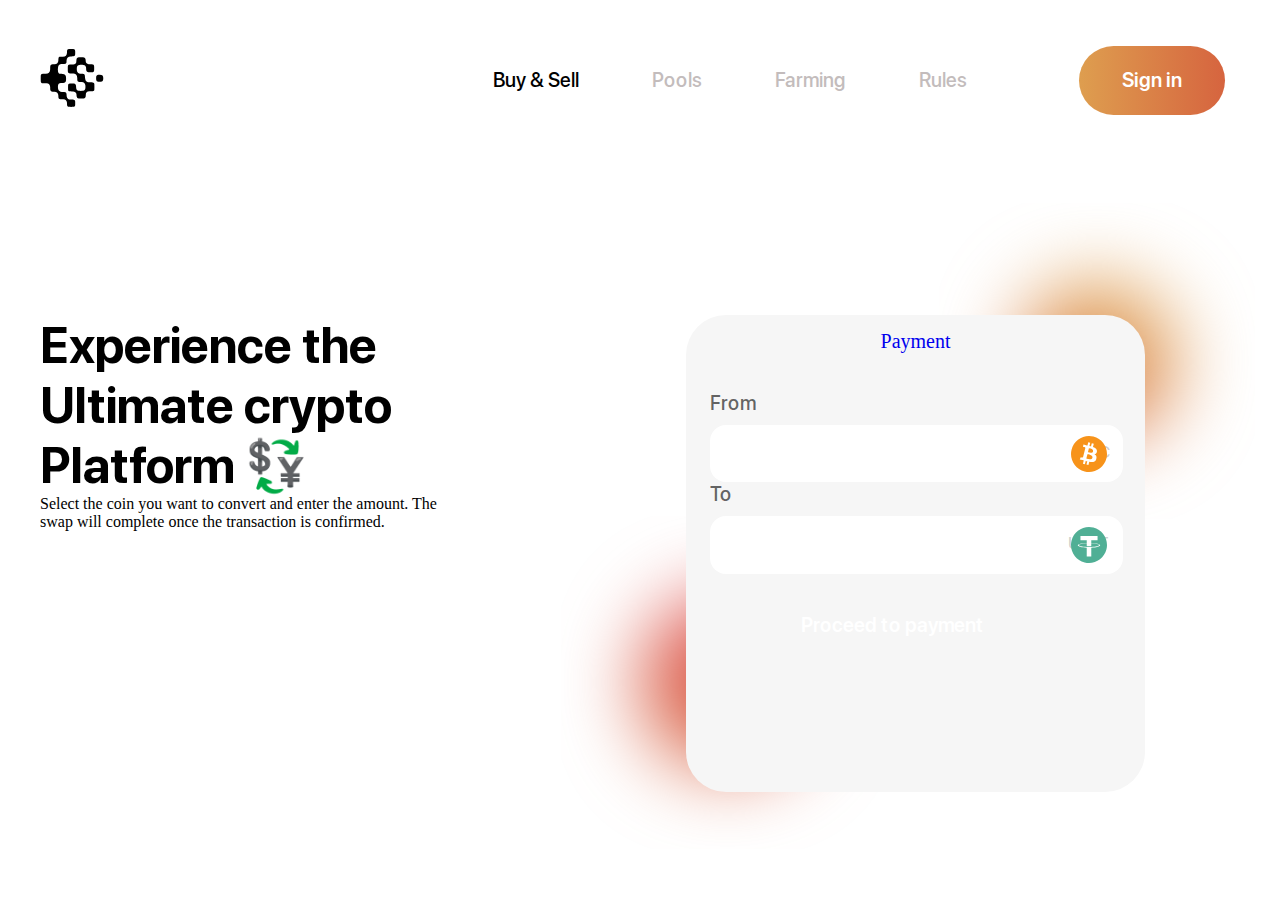
<file: payment.html>
<!DOCTYPE html>
<html lang="en">
<head>
    <meta charset="UTF-8">
    <meta name="viewport" content="width=device-width, initial-scale=1.0">
    <title>Payment</title>
    <link rel="stylesheet" href="/css/reset.css">
    <link rel="stylesheet" href="/css/style.css">
    <link rel="stylesheet" href="/css/adaptive.css">
</head>
<body>
    <div class="wrapper">
        <header class="header">
            <div class="header__menu">
                <div class="container">
                    <div class="header__main">
                        <nav class="header__nav">                          
                            <div class="header__logo">
                                <svg width="64" height="64" viewBox="0 0 64 64" fill="none" xmlns="http://www.w3.org/2000/svg">
                                    <path d="M31.1103 3.10838C31.81 3.10838 32.514 3.06998 33.2116 3.10838C34.4916 3.19584 35.1124 3.81664 35.1743 5.11371C35.2233 6.16118 35.2212 7.21504 35.1743 8.26464C35.1145 9.54464 34.6601 10.095 33.3865 10.3126C32.5672 10.4505 31.7348 10.4949 30.9055 10.4449C28.4457 10.3084 26.6708 11.7014 26.5663 14.59C26.5471 15.1148 26.5492 15.6417 26.5108 16.1665C26.4447 17.054 25.9732 17.6449 25.1028 17.8433C24.5484 17.9594 23.9855 18.0307 23.4196 18.0566C22.7647 18.0972 22.1055 18.0566 21.4505 18.0886C19.7695 18.191 18.5535 19.1553 18.1503 20.7937C17.779 22.4213 17.7514 24.1084 18.0692 25.7473C18.2825 26.9633 19.0548 27.6908 20.2751 27.855C21.0516 27.9596 21.8431 27.9553 22.6217 27.983C24.9129 28.062 25.9881 29.1052 26.0585 31.3836C26.097 32.3022 26.0863 33.2223 26.0265 34.1398C25.9028 35.8124 24.8383 36.8641 23.1615 37.0006C22.4212 37.0604 21.6681 37.0156 20.9321 37.0753C18.9567 37.231 18.0713 38.0758 17.9455 40.0364C17.8809 40.9162 17.9332 41.8007 18.1012 42.6668C18.5279 44.7553 19.8463 45.8198 21.9711 45.8988C22.7135 45.9265 23.4644 45.8988 24.2025 45.9265C25.8409 46.0054 26.4553 46.6518 26.5492 48.2902C26.557 49.0776 26.6334 49.8628 26.7775 50.6369C27.1913 52.4204 28.3881 53.391 30.2228 53.5148C30.9204 53.5617 31.6244 53.5148 32.3241 53.5489C32.7607 53.5531 33.1955 53.6039 33.6212 53.7004C34.6644 53.9692 35.1145 54.4812 35.17 55.5436C35.2233 56.6785 35.2276 57.822 35.17 58.9569C35.1124 60.0918 34.5449 60.7745 33.3844 60.847C31.8555 60.9398 30.3224 60.9398 28.7935 60.847C27.6841 60.7788 27.1764 60.1793 27.0612 59.0508C26.9929 58.4001 27.0356 57.7388 27.0079 57.0817C26.9161 54.8481 25.5145 53.4209 23.2703 53.3249C22.3081 53.2844 21.3503 53.3356 20.3796 53.2908C19.1551 53.2332 18.6324 52.7766 18.4468 51.567C18.3731 50.9155 18.341 50.26 18.3508 49.6044C18.2889 47.1446 16.8745 45.7388 14.3913 45.6876C13.8217 45.6769 13.25 45.7046 12.6847 45.6662C11.0612 45.5596 10.3081 44.8129 10.2121 43.1894C10.1695 42.4918 10.2121 41.7878 10.1695 41.0902C10.0265 38.6838 8.85108 37.4742 6.46388 37.3334C5.32682 37.2673 4.18548 37.3334 3.05055 37.2822C1.40148 37.2161 0.774283 36.5782 0.74655 34.9164C0.718816 33.295 0.71455 31.6758 0.74655 30.0566C0.77855 28.4822 1.41642 27.8444 2.99935 27.7697C3.96148 27.7249 4.91935 27.7697 5.88788 27.7334C8.47135 27.6481 9.92628 26.2742 10.1396 23.6801C10.2143 22.767 10.1631 21.8412 10.1951 20.9238C10.2569 19.1105 10.9801 18.3788 12.7551 18.3169C13.3673 18.2956 13.9817 18.3169 14.594 18.287C16.9343 18.1334 18.2783 16.7297 18.3465 14.4001C18.3409 13.6579 18.3901 12.9164 18.4937 12.1814C18.6857 11.1148 19.1188 10.7734 20.2004 10.7158C21.0729 10.6689 21.9519 10.7158 22.8265 10.686C25.6255 10.6198 26.9759 9.23958 27.0143 6.41931C27.001 5.89463 27.0188 5.36962 27.0676 4.84704C27.2169 3.74411 27.7695 3.23851 28.8767 3.11478C28.9649 3.10624 29.0523 3.10198 29.1391 3.10198H31.1103V3.10838Z" fill="black"/>
                                    <path d="M41.1734 52.495C40.3862 52.495 39.5947 52.5504 38.8139 52.4822C37.5574 52.3691 36.9174 51.7803 36.6806 50.5472C36.5713 49.901 36.5057 49.2481 36.4843 48.5931C36.3969 47.0806 35.7099 46.127 34.2337 45.7515C33.4197 45.5784 32.5926 45.4742 31.7611 45.44C31.1083 45.3867 30.4449 45.44 29.7963 45.3739C28.7809 45.2544 28.1537 44.6784 28.1003 43.68C28.0257 42.2381 28.0257 40.7934 28.1003 39.3515C28.1515 38.2848 28.7745 37.6448 29.8603 37.5702C31.2132 37.472 32.5714 37.472 33.9243 37.5702C35.2043 37.6704 35.8955 38.5238 36.0129 39.8592C36.0854 40.6848 36.1195 41.5168 36.2262 42.3382C36.4161 43.7056 37.2203 44.6656 38.5729 44.8128C40.0871 44.9686 41.6133 44.9686 43.1275 44.8128C44.3841 44.6891 45.167 43.776 45.327 42.528C45.4744 41.4926 45.4951 40.4431 45.3888 39.4027C45.1499 37.3846 43.8507 36.2027 41.8177 36.0235C41.0774 35.9552 40.3243 36 39.5883 35.9595C38.0587 35.8742 37.3825 35.2 37.2758 33.6683C37.2417 33.1883 37.2907 32.7019 37.2481 32.224C37.2108 31.5709 37.1181 30.9222 36.9707 30.2848C36.4993 28.5782 35.1937 27.5883 33.4102 27.5392C32.3606 27.5115 31.3046 27.5712 30.2635 27.471C28.3841 27.2918 27.823 26.6432 27.8038 24.7702C27.7889 23.4155 27.7782 22.0566 27.8038 20.7019C27.8379 19.2235 28.4032 18.6411 29.8688 18.5515C30.6539 18.5046 31.4454 18.5515 32.2305 18.5046C32.9288 18.4813 33.623 18.3863 34.3019 18.2208C35.343 17.9307 36.0705 17.2459 36.239 16.1302C36.3563 15.3558 36.3969 14.5686 36.4523 13.7835C36.5547 12.1046 37.3057 11.3067 38.9889 11.2342C40.2987 11.1787 41.6171 11.1808 42.927 11.2342C44.7126 11.3024 45.4187 11.9936 45.6406 13.7942C45.7003 14.2699 45.6833 14.7542 45.7195 15.2342C45.8305 16.6806 46.5281 17.6 47.9147 18.0075C48.5052 18.1664 49.1109 18.2615 49.7217 18.2912C50.4171 18.3424 51.1211 18.2912 51.8209 18.319C53.4827 18.3766 54.1163 18.9782 54.1675 20.6422C54.2102 21.8219 54.2123 23.008 54.1398 24.1835C54.0523 25.5552 53.423 26.1526 52.0534 26.208C50.8737 26.2571 49.6875 26.2635 48.5099 26.208C47.0806 26.1398 46.2827 25.312 46.1739 23.8614C46.1206 23.1638 46.1632 22.4576 46.0865 21.7643C45.9009 20.0576 45.0561 19.0827 43.3707 18.895C42.028 18.7456 40.6729 18.7456 39.3302 18.895C37.8539 19.0571 37.0433 19.9232 36.8705 21.3824C36.7457 22.4248 36.7457 23.4782 36.8705 24.5206C37.0987 26.3574 38.4427 27.5435 40.335 27.7206C41.1179 27.791 41.9115 27.7355 42.6966 27.7888C44.0961 27.8806 44.7595 28.5142 44.9131 29.9008C44.975 30.464 44.8982 31.0464 44.9878 31.6075C45.1243 32.4608 45.2438 33.3462 45.5595 34.144C45.7673 34.7043 46.129 35.1945 46.603 35.5583C47.077 35.9221 47.6441 36.1447 48.239 36.2006C49.0603 36.3051 49.8923 36.3286 50.7222 36.3734C51.3771 36.4075 52.0385 36.3734 52.687 36.4566C53.7153 36.5931 54.3168 37.1499 54.3552 38.1632C54.4249 39.9552 54.4249 41.7486 54.3552 43.5435C54.3168 44.5611 53.792 45.024 52.7851 45.1606C52.3499 45.2043 51.9126 45.2236 51.4753 45.2182C50.7755 45.2395 50.0715 45.2182 49.3761 45.2779C46.8011 45.5232 45.9115 46.4662 45.7814 49.0347C45.7601 49.4614 45.7707 49.9115 45.7323 50.3467C45.6107 51.6544 44.975 52.3115 43.6737 52.48C43.5436 52.4981 43.4124 52.5067 43.2811 52.5056C42.5814 52.5056 41.8817 52.5056 41.1798 52.5056L41.1734 52.495Z" fill="black"/>
                                    <path d="M59.682 28.7319C62.481 28.7511 63.3386 29.6194 63.2746 32.4461C63.2623 32.9673 63.1907 33.4855 63.0612 33.9906C62.7946 35.0274 62.1034 35.6567 61.026 35.7271C60.1144 35.7986 59.1985 35.7986 58.2868 35.7271C57.1263 35.6269 56.3263 34.8738 56.2068 33.7325C56.1087 32.7795 56.1044 31.8191 56.194 30.8653C56.2986 29.7303 57.0964 28.9922 58.2484 28.8237C58.7199 28.7511 59.2042 28.7597 59.682 28.7319Z" fill="black"/>
                                </svg>
                            </div>
                            <button class="menu__btn">
                                <span></span>
                                <span></span>
                                <span></span>
                            </button>
                            <div class="nav__list-text">
                                <p class="nav__list-title">Buy & Sell</p>
                            </div>
                            <ul class="nav__list nav__list--active">
                                <li class="nav__list-item"><a class="nav__list-link nav__list-active" href="#">Buy & Sell</a></li>
                                <li class="nav__list-item"><a class="nav__list-link" href="#">Pools</a></li>
                                <li class="nav__list-item"><a class="nav__list-link" href="#">Farming</a></li>
                                <li class="nav__list-item"><a class="nav__list-link" href="#">Rules</a></li>
                            </ul>
                        </nav>
                        <div class="header__sign">
                            <button class="button__sign" type="submit">Sign in</button>
                        </div>
                    </div>
                </div>
            </div>
            
        </header>
        <main class="main">          
            <section class="element__content">
                <div class="container">
                    <div class="element__active">
                        <div class="element__inner">
                            <h1 class="element__title">Experience the
                                Ultimate crypto
                                Platform 💱</h1>
                            <p class="header__desc">Select the coin you want to convert and enter the
                                amount. The swap will complete once the
                                transaction is confirmed.</p>
                        </div>
                        <div class="element__block element__block-calc">
                            <div class="element__block-header element__block-calc-header">
                                <a href="#" class="header__table-buy">Payment</a>
                            </div>
                            <div class="element__block-body element__block-calc-body">
                                <form class="element__block-form" action="#">
                                    <div class="element__block-calc-val">
                                        <p class="element__text">From</p>
                                        <div class="element__block-wrapper">
                                            <div class="element__block-in element__block-calc-in element__block-calc-in-ch">
                                                <input id="element__block-input-calc-give"
                                                    class="element__block-input element__block-input-calc-give" type="number" readonly>
                                                <label for="element__block-input-calc-give"
                                                    class="element__block-label1 element__block-label-give">BTC
                                                </label>                                                    
                                            </div>
                                            <img id="openModalImg1" class="element__block-calc-img element__block-calc-give-img" src="img/crypto/btc.svg" alt="Open Modal Image" style="cursor: pointer;">
                                            <div id="myModal1" class="myModal">
                                                <div class="myModal-content">
                                                    <div class="myModal__input">
                                                        <div class="container">
                                                            <div class="myModal__block">
                                                                <div class="myModal__block-header myModal__block-give-header">
                                                                    From
                                                                </div>
                                                                <span class="close1" onclick="closeModal1()">&times;</span>
                                                                <div class="element__block-body">
                                                                    <div class="element__block-in">
                                                                        <input id="element__block-input-give"
                                                                            class="element__block-input element__block-input-give num" data-type="give"
                                                                            type="number" placeholder="Amount">
                                                                        <label for="element__block-input-give"
                                                                            class="element__block-label element__block-label-give">BTC</label>
                                                                    </div>
                                                                    <ul class="element__block-list">
                                                                        <li data-wallet="btc"
                                                                            class="element__block-item element__block-item-give element__block-item_active">
                                                                            <div>
                                                                                <img class="element__block-img" src="img/crypto/btc.svg" alt="btc">
                                                                                <span class="element__block-cr">
                                                                                    Bitcoin
                                                                                </span>
                                                                            </div>
                                                                            <span class="element__block-span">
                                                                                btc
                                                                            </span>
                                                                        </li>
                                                                        <li data-wallet="avax" class="element__block-item element__block-item-give ">
                                                                            <div>
                                                                                <img class="element__block-img" src="img/crypto/avax.svg" alt="avax">
                                                                                <span class="element__block-cr">
                                                                                    Avalanche
                                                                                </span>
                                                                            </div>
                                                                            <span class="element__block-span">
                                                                                avax
                                                                            </span>
                                                                        </li>
                                                                        <li data-wallet="ada" class="element__block-item element__block-item-give ">
                                                                            <div>
                                                                                <img class="element__block-img" src="img/crypto/ada.svg" alt="ada">
                                                                                <span class="element__block-cr">
                                                                                    Cardano
                                                                                </span>
                                                                            </div>
                                                                            <span class="element__block-span">
                                                                                ada
                                                                            </span>
                                                                        </li>
                                                                        <li data-wallet="ada-bep20" class="element__block-item element__block-item-give ">
                                                                            <div>
                                                                                <img class="element__block-img" src="img/crypto/ada.svg" alt="ada">
                                                                                <span class="element__block-cr">
                                                                                    Cardano BEP20
                                                                                </span>
                                                                            </div>
                                                                            <span class="element__block-span">
                                                                                ada
                                                                            </span>
                                                                        </li>
                                        
                                                                        <li data-wallet="matic" class="element__block-item element__block-item-give ">
                                                                            <div>
                                                                                <img class="element__block-img" src="img/crypto/matic.svg" alt="matic">
                                                                                <span class="element__block-cr">
                                                                                    Polygon
                                                                                </span>
                                                                            </div>
                                                                            <span class="element__block-span">
                                                                                matic
                                                                            </span>
                                                                        </li>
                                                                        <li data-wallet="waves" class="element__block-item element__block-item-give ">
                                                                            <div>
                                                                                <img class="element__block-img" src="img/crypto/waves.svg" alt="waves">
                                                                                <span class="element__block-cr">
                                                                                    Waves
                                                                                </span>
                                                                            </div>
                                                                            <span class="element__block-span">
                                                                                waves
                                                                            </span>
                                                                        </li>
                                                                        <li data-wallet="bnb" class="element__block-item element__block-item-give">
                                                                            <div>
                                                                                <img class="element__block-img" src="img/crypto/bnb.svg" alt="bnb">
                                                                                <span class="element__block-cr">
                                                                                    Binance Coin BEP20
                                                                                </span>
                                                                            </div>
                                                                            <span class="element__block-span">
                                                                                bnb
                                                                            </span>
                                                                        </li>
                                                                        <li data-wallet="uni-erc20" class="element__block-item element__block-item-give ">
                                                                            <div>
                                                                                <img class="element__block-img" src="img/crypto/uni.svg" alt="uni">
                                                                                <span class="element__block-cr">
                                                                                    Uniswap ERC20
                                                                                </span>
                                                                            </div>
                                                                            <span class="element__block-span">
                                                                                uni
                                                                            </span>
                                                                        </li>
                                                                        <li data-wallet="uni-bep20" class="element__block-item element__block-item-give ">
                                                                            <div>
                                                                                <img class="element__block-img" src="img/crypto/uni.svg" alt="uni">
                                                                                <span class="element__block-cr">
                                                                                    Uniswap BEP20
                                                                                </span>
                                                                            </div>
                                                                            <span class="element__block-span">
                                                                                uni
                                                                            </span>
                                                                        </li>
                                                                        <li data-wallet="xlm" class="element__block-item element__block-item-give">
                                                                            <div>
                                                                                <img class="element__block-img" src="img/crypto/xlm.svg" alt="xlm">
                                                                                <span class="element__block-cr">
                                                                                    Stellar
                                                                                </span>
                                                                            </div>
                                                                            <span class="element__block-span">
                                                                                xlm
                                                                            </span>
                                                                        </li>
                                                                        <li data-wallet="eth" class="element__block-item element__block-item-give">
                                                                            <div>
                                                                                <img class="element__block-img" src="img/crypto/eth.svg" alt="eth">
                                                                                <span class="element__block-cr">
                                                                                    Ethereum
                                                                                </span>
                                                                            </div>
                                                                            <span class="element__block-span">
                                                                                eth
                                                                            </span>
                                                                        </li>
                                                                        <li data-wallet="etc" class="element__block-item element__block-item-give">
                                                                            <div>
                                                                                <img class="element__block-img" src="img/crypto/etc.svg" alt="etc">
                                                                                <span class="element__block-cr">
                                                                                    Ethereum Classic
                                                                                </span>
                                                                            </div>
                                                                            <span class="element__block-span">
                                                                                etc
                                                                            </span>
                                                                        </li>
                                                                        <li data-wallet="ltc" class="element__block-item element__block-item-give">
                                                                            <div>
                                                                                <img class="element__block-img" src="img/crypto/ltc.svg" alt="ltc">
                                                                                <span class="element__block-cr">
                                                                                    Litecoin
                                                                                </span>
                                                                            </div>
                                                                            <span class="element__block-span">
                                                                                ltc
                                                                            </span>
                                                                        </li>
                                                                        <li data-wallet="sol" class="element__block-item element__block-item-give">
                                                                            <div>
                                                                                <img class="element__block-img" src="img/crypto/sol.svg" alt="sol">
                                                                                <span class="element__block-cr">
                                                                                    Solana
                                                                                </span>
                                                                            </div>
                                                                            <span class="element__block-span">
                                                                                sol
                                                                            </span>
                                                                        </li>
                                                                        <li data-wallet="doge" class="element__block-item element__block-item-give">
                                                                            <div>
                                                                                <img class="element__block-img" src="img/crypto/doge.svg" alt="doge">
                                                                                <span class="element__block-cr">
                                                                                    Dogecoin
                                                                                </span>
                                                                            </div>
                                                                            <span class="element__block-span">
                                                                                doge
                                                                            </span>
                                                                        </li>
                                                                        <li data-wallet="xrp" class="element__block-item element__block-item-give">
                                                                            <div>
                                                                                <img class="element__block-img" src="img/crypto/xrp.svg" alt="xrp">
                                                                                <span class="element__block-cr">
                                                                                    Ripple
                                                                                </span>
                                                                            </div>
                                                                            <span class="element__block-span">
                                                                                xrp
                                                                            </span>
                                                                        </li>
                                                                        <li data-wallet="trx" class="element__block-item element__block-item-give">
                                                                            <div>
                                                                                <img class="element__block-img" src="img/crypto/trx.svg" alt="trx">
                                                                                <span class="element__block-cr">
                                                                                    Tron
                                                                                </span>
                                                                            </div>
                                                                            <span class="element__block-span">
                                                                                trx
                                                                            </span>
                                                                        </li>
                                                                    </ul>
                                                                </div>
                                                            </div>
                                                        </div>
                                                    </div>
                                                </div>
                                            </div>
                                        </div>
                                        <p class="element__text">To</p>
                                        <div class="element__block-wrapper">
                                            <div class="element__block-in element__block-calc-in">
                                                <input id="element__block-input-calc-get"
                                                    class="element__block-input element__block-input-calc-get"
                                                    type="number" readonly>
                                                <label for="element__block-input-calc-get"
                                                    class="element__block-label1 element__block-label-get">USDT</label>
                                            </div>
                                            <img id="openModalImg2" class="element__block-calc-img element__block-calc-get-img"
                                                src="img/crypto/usdt.svg" alt="Open Modal Image" style="cursor: pointer;">
                                                <div id="myModal2" class="myModal">
                                                    <div class="myModal-content">
                                                        <div class="myModal__input">
                                                            <div class="container">
                                                                <div class="myModal__block">
                                                                    <div class="myModal__block-header myModal__block-give-header">
                                                                        To
                                                                    </div>
                                                                    <span class="close2" onclick="closeModal2()">&times;</span>
                                                                    <div class="element__block-body">
                                                                        <div class="element__block-in">
                                                                            <input id="element__block-input-get"
                                                                                class="element__block-input element__block-input-get num" data-type="get"
                                                                                type="number" placeholder="Сумма">
                                                                            <label for="element__block-input-get"
                                                                                class="element__block-label element__block-label-get">USDT</label>
                                                                        </div>
                                                                        <ul class="element__block-list">
                                                                            <li class="element__block-item element__block-item-get element__block-item_active">
                                                                                <div>
                                                                                    <img class="element__block-img" src="img/crypto/usdt.svg" alt="usdt">
                                                                                    <span class="element__block-cr">
                                                                                        Tether USD TRC20
                                                                                    </span>
                                                                                </div>
                                                                                <span class="element__block-span">
                                                                                    usdt
                                                                                </span>
                                                                            </li>
                                                                            <li class="element__block-item element__block-item-get">
                                                                                <div>
                                                                                    <img class="element__block-img" src="img/crypto/usdt.svg" alt="usdt">
                                                                                    <span class="element__block-cr">
                                                                                        Tether USD ERC20
                                                                                    </span>
                                                                                </div>
                                                                                <span class="element__block-span">
                                                                                    usdt
                                                                                </span>
                                                                            </li>
                                            
                                                                            <li class="element__block-item element__block-item-get">
                                                                                <div>
                                                                                    <img class="element__block-img" src="img/crypto/usdt.svg" alt="usdt">
                                                                                    <span class="element__block-cr">
                                                                                        Tether USD BEP20
                                                                                    </span>
                                                                                </div>
                                                                                <span class="element__block-span">
                                                                                    usdt
                                                                                </span>
                                                                            </li>
                                            
                                                                            <li class="element__block-item element__block-item-get">
                                                                                <div>
                                                                                    <img class="element__block-img" src="img/crypto/usdc.svg" alt="usdc">
                                                                                    <span class="element__block-cr">
                                                                                        USD Coin TRC20
                                                                                    </span>
                                                                                </div>
                                                                                <span class="element__block-span">
                                                                                    usdc
                                                                                </span>
                                                                            </li>
                                            
                                                                            <li class="element__block-item element__block-item-get">
                                                                                <div>
                                                                                    <img class="element__block-img" src="img/crypto/usdc.svg" alt="usdc">
                                                                                    <span class="element__block-cr">
                                                                                        USD Coin ERC20
                                                                                    </span>
                                                                                </div>
                                                                                <span class="element__block-span">
                                                                                    usdc
                                                                                </span>
                                                                            </li>
                                            
                                                                            <li class="element__block-item element__block-item-get">
                                                                                <div>
                                                                                    <img class="element__block-img" src="img/crypto/usdc.svg" alt="usdc">
                                                                                    <span class="element__block-cr">
                                                                                        USD Coin BEP20
                                                                                    </span>
                                                                                </div>
                                                                                <span class="element__block-span">
                                                                                    usdc
                                                                                </span>
                                                                            </li>
                                            
                                                                            <li class="element__block-item element__block-item-get">
                                                                                <div>
                                                                                    <img class="element__block-img" src="img/crypto/dai.svg" alt="dai">
                                                                                    <span class="element__block-cr">
                                                                                        DAI Stablecoin
                                                                                    </span>
                                                                                </div>
                                                                                <span class="element__block-span">
                                                                                    dai
                                                                                </span>
                                                                            </li>
                                            
                                                                            <li class="element__block-item element__block-item-get">
                                                                                <div>
                                                                                    <img class="element__block-img" src="img/crypto/tusd.svg" alt="tusd">
                                                                                    <span class="element__block-cr">
                                                                                        True USD ERC20
                                                                                    </span>
                                                                                </div>
                                                                                <span class="element__block-span">
                                                                                    tusd
                                                                                </span>
                                                                            </li>
                                            
                                                                            <li class="element__block-item element__block-item-get">
                                                                                <div>
                                                                                    <img class="element__block-img" src="img/crypto/tusd.svg" alt="tusd">
                                                                                    <span class="element__block-cr">
                                                                                        True USD BEP20
                                                                                    </span>
                                                                                </div>
                                                                                <span class="element__block-span">
                                                                                    tusd
                                                                                </span>
                                                                            </li>
                                            
                                                                            <li class="element__block-item element__block-item-get">
                                                                                <div>
                                                                                    <img class="element__block-img" src="img/crypto/shib.svg" alt="shib">
                                                                                    <span class="element__block-cr">
                                                                                        Shiba Inu ERC20
                                                                                    </span>
                                                                                </div>
                                                                                <span class="element__block-span">
                                                                                    shib
                                                                                </span>
                                                                            </li>
                                                                            <li class="element__block-item element__block-item-get">
                                                                                <div>
                                                                                    <img class="element__block-img" src="img/crypto/shib.svg" alt="shib">
                                                                                    <span class="element__block-cr">
                                                                                        Shiba Inu BEP20
                                                                                    </span>
                                                                                </div>
                                                                                <span class="element__block-span">
                                                                                    shib
                                                                                </span>
                                                                            </li>
                                                                            <li class="element__block-item element__block-item-get">
                                                                                <div>
                                                                                    <img class="element__block-img" src="img/crypto/busd.svg" alt="busd">
                                                                                    <span class="element__block-cr">
                                                                                        Binance USD
                                                                                    </span>
                                                                                </div>
                                                                                <span class="element__block-span">
                                                                                    busd
                                                                                </span>
                                                                            </li>
                                                                        </ul>
                                                                    </div>
                                                                </div>
                                                            </div>
                                                        </div>
                                                    </div>
                                                </div>
                                        </div>
                                    </div>
    
                                    <!-- <p class="element__text">Your wallet</p>
                                    <input class="element__block-input element__block-calc-input"
                                        id="element__block-wallet" type="text" minlength="26" placeholder="Your wallet"
                                        required>
                                    <p class="element__text">E-mail</p>
                                    <input class="element__block-input element__block-calc-input email" type="email"
                                        placeholder="E-mail" required>-->
                                    <button class="element__block-btn">Proceed to payment</button>
                                    <!--<div class="element__block-calc-text">
                                        By clicking on the "Proceed to payment" button,<br>I agree to the element rules.
                                    </div>
                                    <div class="element__block-calc-text" style="font-size: 13px; color: red;">
                                        Attention! AML checks are carried out for all cryptocurrency transactions. When
                                        receiving funds with an increased risk (more than 70% inclusive), they will
                                        are frozen by the element and additional verification of the client will be
                                        required. Pay
                                        attention to this when making an element.
                                    </div>-->
                                </form>
                            </div>
                        </div>
                    </div>
                </div>
            </section>     
        </main>
    </div>
    <script src="/js/script.js"></script>
</body>
</html>
</file>
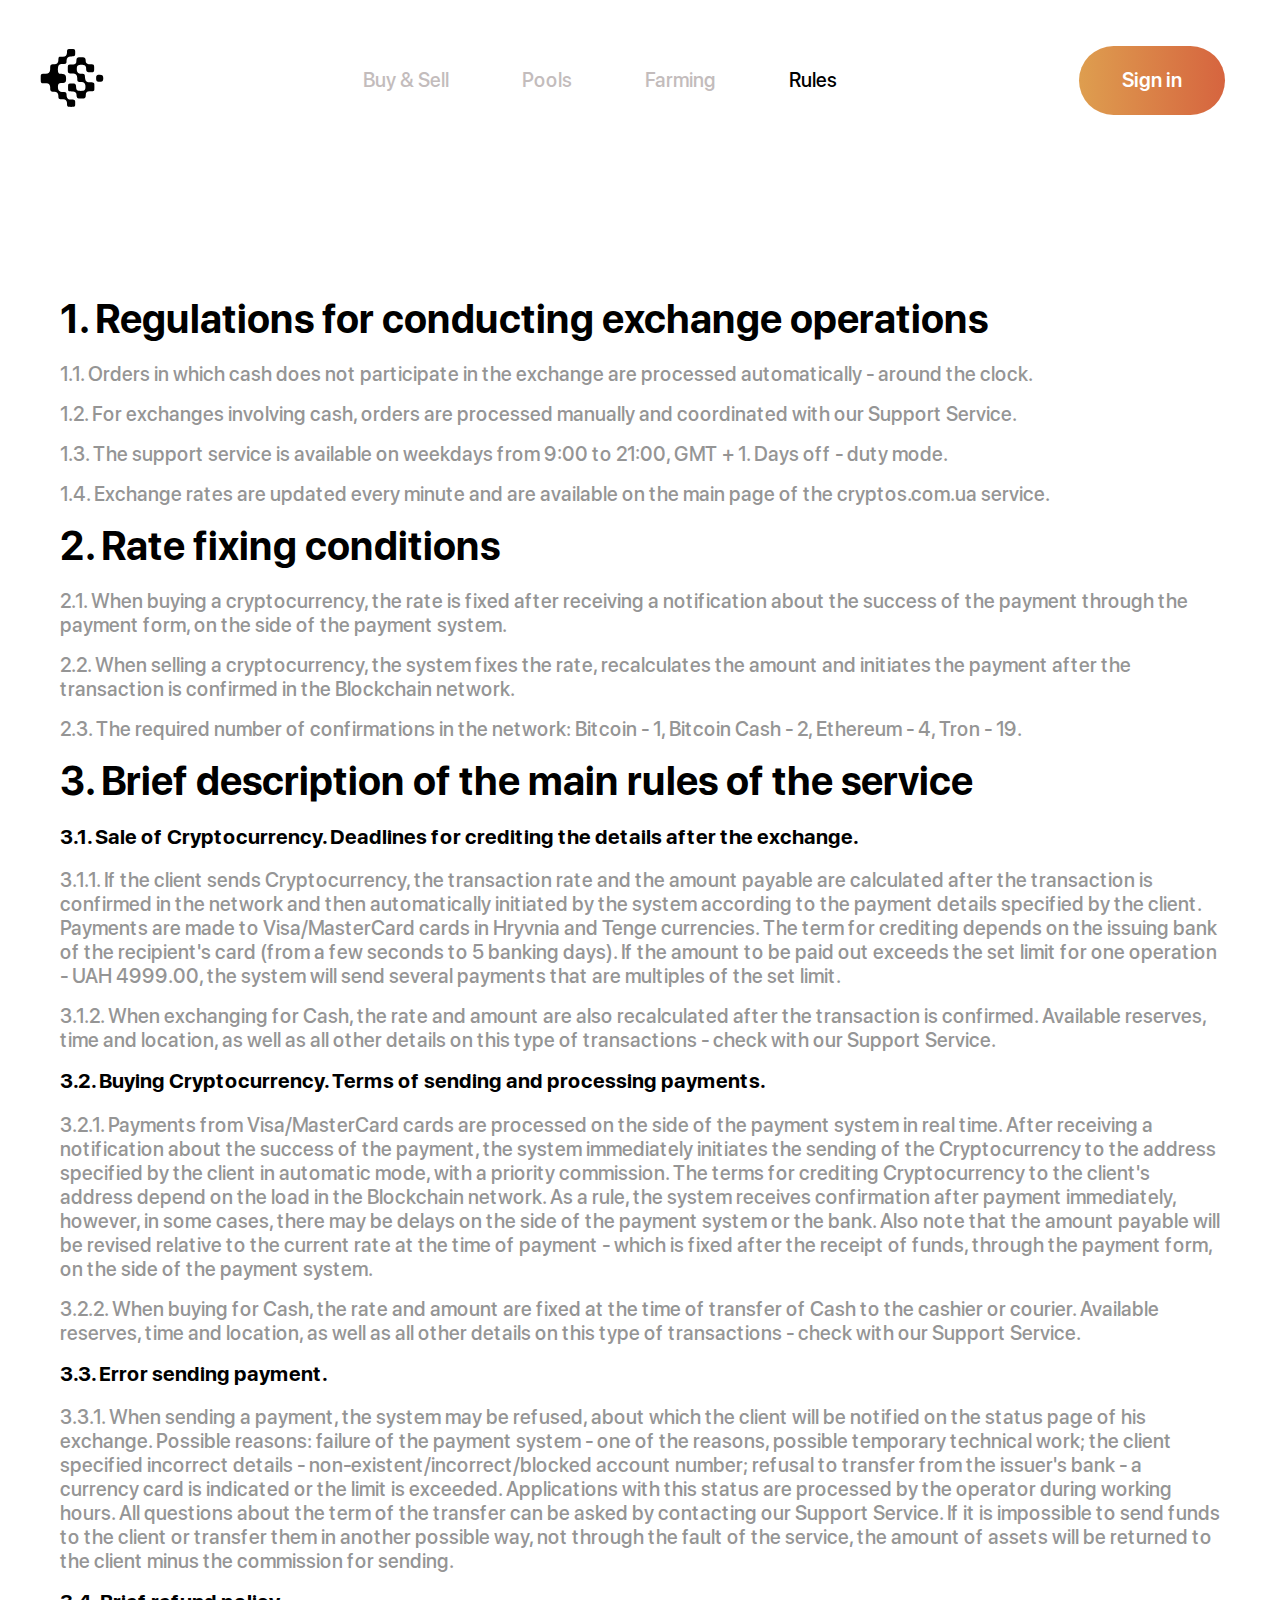
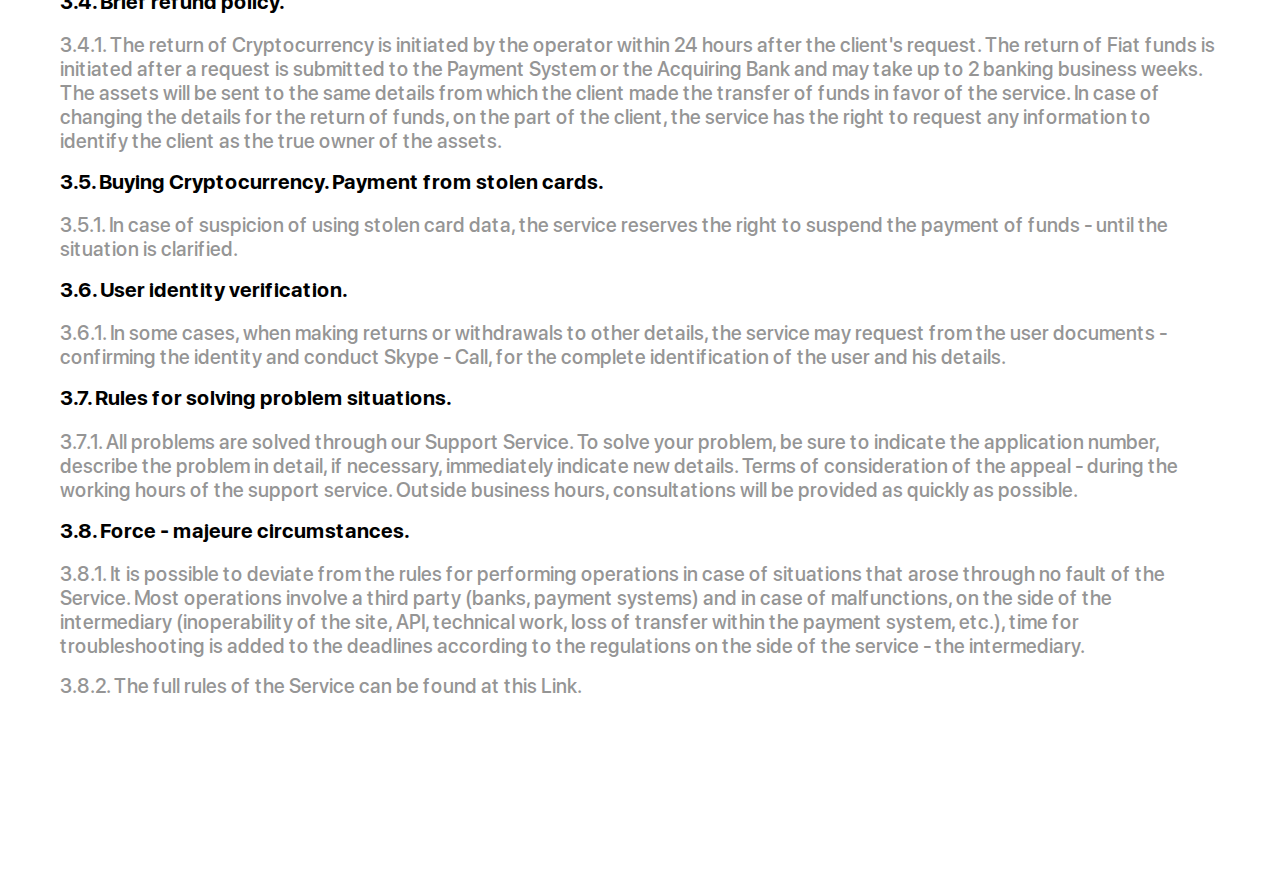
<file: rules.html>
<!DOCTYPE html>
<html lang="en">
<head>
    <meta charset="UTF-8">
    <meta name="viewport" content="width=device-width, initial-scale=1.0">
    <title>Rules</title>
    <link rel="stylesheet" href="css/reset.css">
    <link rel="stylesheet" href="css/style.css">
    <link rel="stylesheet" href="css/adaptive.css">
</head>
<body>
    <div class="wrapper">
        <header class="header">
            <div class="header__menu">
                <div class="container">
                    <div class="header__main-rules">
                        <nav class="header__nav header__nav-adaptive">                          
                            <div class="header__logo">
                                <svg width="64" height="64" viewBox="0 0 64 64" fill="none" xmlns="http://www.w3.org/2000/svg">
                                    <path d="M31.1103 3.10838C31.81 3.10838 32.514 3.06998 33.2116 3.10838C34.4916 3.19584 35.1124 3.81664 35.1743 5.11371C35.2233 6.16118 35.2212 7.21504 35.1743 8.26464C35.1145 9.54464 34.6601 10.095 33.3865 10.3126C32.5672 10.4505 31.7348 10.4949 30.9055 10.4449C28.4457 10.3084 26.6708 11.7014 26.5663 14.59C26.5471 15.1148 26.5492 15.6417 26.5108 16.1665C26.4447 17.054 25.9732 17.6449 25.1028 17.8433C24.5484 17.9594 23.9855 18.0307 23.4196 18.0566C22.7647 18.0972 22.1055 18.0566 21.4505 18.0886C19.7695 18.191 18.5535 19.1553 18.1503 20.7937C17.779 22.4213 17.7514 24.1084 18.0692 25.7473C18.2825 26.9633 19.0548 27.6908 20.2751 27.855C21.0516 27.9596 21.8431 27.9553 22.6217 27.983C24.9129 28.062 25.9881 29.1052 26.0585 31.3836C26.097 32.3022 26.0863 33.2223 26.0265 34.1398C25.9028 35.8124 24.8383 36.8641 23.1615 37.0006C22.4212 37.0604 21.6681 37.0156 20.9321 37.0753C18.9567 37.231 18.0713 38.0758 17.9455 40.0364C17.8809 40.9162 17.9332 41.8007 18.1012 42.6668C18.5279 44.7553 19.8463 45.8198 21.9711 45.8988C22.7135 45.9265 23.4644 45.8988 24.2025 45.9265C25.8409 46.0054 26.4553 46.6518 26.5492 48.2902C26.557 49.0776 26.6334 49.8628 26.7775 50.6369C27.1913 52.4204 28.3881 53.391 30.2228 53.5148C30.9204 53.5617 31.6244 53.5148 32.3241 53.5489C32.7607 53.5531 33.1955 53.6039 33.6212 53.7004C34.6644 53.9692 35.1145 54.4812 35.17 55.5436C35.2233 56.6785 35.2276 57.822 35.17 58.9569C35.1124 60.0918 34.5449 60.7745 33.3844 60.847C31.8555 60.9398 30.3224 60.9398 28.7935 60.847C27.6841 60.7788 27.1764 60.1793 27.0612 59.0508C26.9929 58.4001 27.0356 57.7388 27.0079 57.0817C26.9161 54.8481 25.5145 53.4209 23.2703 53.3249C22.3081 53.2844 21.3503 53.3356 20.3796 53.2908C19.1551 53.2332 18.6324 52.7766 18.4468 51.567C18.3731 50.9155 18.341 50.26 18.3508 49.6044C18.2889 47.1446 16.8745 45.7388 14.3913 45.6876C13.8217 45.6769 13.25 45.7046 12.6847 45.6662C11.0612 45.5596 10.3081 44.8129 10.2121 43.1894C10.1695 42.4918 10.2121 41.7878 10.1695 41.0902C10.0265 38.6838 8.85108 37.4742 6.46388 37.3334C5.32682 37.2673 4.18548 37.3334 3.05055 37.2822C1.40148 37.2161 0.774283 36.5782 0.74655 34.9164C0.718816 33.295 0.71455 31.6758 0.74655 30.0566C0.77855 28.4822 1.41642 27.8444 2.99935 27.7697C3.96148 27.7249 4.91935 27.7697 5.88788 27.7334C8.47135 27.6481 9.92628 26.2742 10.1396 23.6801C10.2143 22.767 10.1631 21.8412 10.1951 20.9238C10.2569 19.1105 10.9801 18.3788 12.7551 18.3169C13.3673 18.2956 13.9817 18.3169 14.594 18.287C16.9343 18.1334 18.2783 16.7297 18.3465 14.4001C18.3409 13.6579 18.3901 12.9164 18.4937 12.1814C18.6857 11.1148 19.1188 10.7734 20.2004 10.7158C21.0729 10.6689 21.9519 10.7158 22.8265 10.686C25.6255 10.6198 26.9759 9.23958 27.0143 6.41931C27.001 5.89463 27.0188 5.36962 27.0676 4.84704C27.2169 3.74411 27.7695 3.23851 28.8767 3.11478C28.9649 3.10624 29.0523 3.10198 29.1391 3.10198H31.1103V3.10838Z" fill="black"/>
                                    <path d="M41.1734 52.495C40.3862 52.495 39.5947 52.5504 38.8139 52.4822C37.5574 52.3691 36.9174 51.7803 36.6806 50.5472C36.5713 49.901 36.5057 49.2481 36.4843 48.5931C36.3969 47.0806 35.7099 46.127 34.2337 45.7515C33.4197 45.5784 32.5926 45.4742 31.7611 45.44C31.1083 45.3867 30.4449 45.44 29.7963 45.3739C28.7809 45.2544 28.1537 44.6784 28.1003 43.68C28.0257 42.2381 28.0257 40.7934 28.1003 39.3515C28.1515 38.2848 28.7745 37.6448 29.8603 37.5702C31.2132 37.472 32.5714 37.472 33.9243 37.5702C35.2043 37.6704 35.8955 38.5238 36.0129 39.8592C36.0854 40.6848 36.1195 41.5168 36.2262 42.3382C36.4161 43.7056 37.2203 44.6656 38.5729 44.8128C40.0871 44.9686 41.6133 44.9686 43.1275 44.8128C44.3841 44.6891 45.167 43.776 45.327 42.528C45.4744 41.4926 45.4951 40.4431 45.3888 39.4027C45.1499 37.3846 43.8507 36.2027 41.8177 36.0235C41.0774 35.9552 40.3243 36 39.5883 35.9595C38.0587 35.8742 37.3825 35.2 37.2758 33.6683C37.2417 33.1883 37.2907 32.7019 37.2481 32.224C37.2108 31.5709 37.1181 30.9222 36.9707 30.2848C36.4993 28.5782 35.1937 27.5883 33.4102 27.5392C32.3606 27.5115 31.3046 27.5712 30.2635 27.471C28.3841 27.2918 27.823 26.6432 27.8038 24.7702C27.7889 23.4155 27.7782 22.0566 27.8038 20.7019C27.8379 19.2235 28.4032 18.6411 29.8688 18.5515C30.6539 18.5046 31.4454 18.5515 32.2305 18.5046C32.9288 18.4813 33.623 18.3863 34.3019 18.2208C35.343 17.9307 36.0705 17.2459 36.239 16.1302C36.3563 15.3558 36.3969 14.5686 36.4523 13.7835C36.5547 12.1046 37.3057 11.3067 38.9889 11.2342C40.2987 11.1787 41.6171 11.1808 42.927 11.2342C44.7126 11.3024 45.4187 11.9936 45.6406 13.7942C45.7003 14.2699 45.6833 14.7542 45.7195 15.2342C45.8305 16.6806 46.5281 17.6 47.9147 18.0075C48.5052 18.1664 49.1109 18.2615 49.7217 18.2912C50.4171 18.3424 51.1211 18.2912 51.8209 18.319C53.4827 18.3766 54.1163 18.9782 54.1675 20.6422C54.2102 21.8219 54.2123 23.008 54.1398 24.1835C54.0523 25.5552 53.423 26.1526 52.0534 26.208C50.8737 26.2571 49.6875 26.2635 48.5099 26.208C47.0806 26.1398 46.2827 25.312 46.1739 23.8614C46.1206 23.1638 46.1632 22.4576 46.0865 21.7643C45.9009 20.0576 45.0561 19.0827 43.3707 18.895C42.028 18.7456 40.6729 18.7456 39.3302 18.895C37.8539 19.0571 37.0433 19.9232 36.8705 21.3824C36.7457 22.4248 36.7457 23.4782 36.8705 24.5206C37.0987 26.3574 38.4427 27.5435 40.335 27.7206C41.1179 27.791 41.9115 27.7355 42.6966 27.7888C44.0961 27.8806 44.7595 28.5142 44.9131 29.9008C44.975 30.464 44.8982 31.0464 44.9878 31.6075C45.1243 32.4608 45.2438 33.3462 45.5595 34.144C45.7673 34.7043 46.129 35.1945 46.603 35.5583C47.077 35.9221 47.6441 36.1447 48.239 36.2006C49.0603 36.3051 49.8923 36.3286 50.7222 36.3734C51.3771 36.4075 52.0385 36.3734 52.687 36.4566C53.7153 36.5931 54.3168 37.1499 54.3552 38.1632C54.4249 39.9552 54.4249 41.7486 54.3552 43.5435C54.3168 44.5611 53.792 45.024 52.7851 45.1606C52.3499 45.2043 51.9126 45.2236 51.4753 45.2182C50.7755 45.2395 50.0715 45.2182 49.3761 45.2779C46.8011 45.5232 45.9115 46.4662 45.7814 49.0347C45.7601 49.4614 45.7707 49.9115 45.7323 50.3467C45.6107 51.6544 44.975 52.3115 43.6737 52.48C43.5436 52.4981 43.4124 52.5067 43.2811 52.5056C42.5814 52.5056 41.8817 52.5056 41.1798 52.5056L41.1734 52.495Z" fill="black"/>
                                    <path d="M59.682 28.7319C62.481 28.7511 63.3386 29.6194 63.2746 32.4461C63.2623 32.9673 63.1907 33.4855 63.0612 33.9906C62.7946 35.0274 62.1034 35.6567 61.026 35.7271C60.1144 35.7986 59.1985 35.7986 58.2868 35.7271C57.1263 35.6269 56.3263 34.8738 56.2068 33.7325C56.1087 32.7795 56.1044 31.8191 56.194 30.8653C56.2986 29.7303 57.0964 28.9922 58.2484 28.8237C58.7199 28.7511 59.2042 28.7597 59.682 28.7319Z" fill="black"/>
                                </svg>
                            </div>
                            <div class="menu__btn">
                                <span></span>
                                <span></span>
                                <span></span>
                            </div>
                            <ul class="nav__list">
                                <li class="nav__list-item"><a class="nav__list-link" href="index.html">Buy & Sell</a></li>
                                <li class="nav__list-item"><a class="nav__list-link" href="pools.html">Pools</a></li>
                                <li class="nav__list-item"><a class="nav__list-link" href="farming.html">Farming</a></li>
                                <li class="nav__list-item"><a class="nav__list-link nav__list-active" href="#">Rules</a></li>
                            </ul>
                        </nav>
                        <div class="nav__list-text">
                            <p class="nav__list-title nav__list-rules">Rules</p>
                        </div>                        
                        <a class="header__sign" href="sign.html">
                            <div class="button__sign">Sign in</div>
                        </a>
                    </div>
                </div>
            </div>
        </header>
        <main class="main">
            <section class="rules">
                <div class="container">
                    <div class="rules__inner">
                        <div class="rules__about">
                            <div class="rules__about-header">
                                <h2 class="rules__about-title">
                                    1. Regulations for conducting exchange operations
                                </h2>

                                <p class="rules__about-text">
                                    1.1. Orders in which cash does not participate in the exchange are processed automatically - around the clock.
                                </p>

                                <p class="rules__about-text">
                                    1.2. For exchanges involving cash, orders are processed manually and coordinated with our Support Service.
                                </p>

                                <p class="rules__about-text">
                                    1.3. The support service is available on weekdays from 9:00 to 21:00, GMT + 1. Days off - duty mode.
                                </p>

                                <p class="rules__about-text">
                                    1.4. Exchange rates are updated every minute and are available on the main page of the cryptos.com.ua service.
                                </p>
                            </div>
                            <div class="rules__about-header">
                                <h2 class="rules__about-title">
                                    2. Rate fixing conditions
                                </h2>

                                <p class="rules__about-text">
                                    2.1. When buying a cryptocurrency, the rate is fixed after receiving a notification 
                                    about the success of the payment through the payment form, on the side of the payment system.
                                </p>

                                <p class="rules__about-text">
                                    2.2. When selling a cryptocurrency, the system fixes the rate, recalculates the 
                                    amount and initiates the payment after the transaction is confirmed in the Blockchain network.
                                </p>

                                <p class="rules__about-text">
                                    2.3. The required number of confirmations in the network: Bitcoin - 1, Bitcoin Cash - 2, Ethereum - 4, Tron - 19.
                                </p>
                            </div>
                            <div class="rules__about-header">
                                <h2 class="rules__about-title">
                                    3. Brief description of the main rules of the service
                                </h2>
                                <h3 class="rules__about-subtitle">
                                    3.1. Sale of Cryptocurrency. Deadlines for crediting the details after the exchange.
                                </h3>
                                <p class="rules__about-text">
                                    3.1.1. If the client sends Cryptocurrency, the transaction rate and the amount payable are calculated after the 
                                    transaction is confirmed in the network and then automatically initiated by the system according to 
                                    the payment details specified by the client. Payments are made to Visa/MasterCard cards in Hryvnia 
                                    and Tenge currencies. The term for crediting depends on the issuing bank of the recipient's card 
                                    (from a few seconds to 5 banking days). If the amount to be paid out exceeds the set limit for one operation - 
                                    UAH 4999.00, the system will send several payments that are multiples of the set limit.
                                </p>
                                <p class="rules__about-text">
                                    3.1.2. When exchanging for Cash, the rate and amount are also recalculated after the transaction is confirmed. 
                                    Available reserves, time and location, as well as all other details on this type of transactions - 
                                    check with our Support Service.
                                </p>
                            </div>
                            <div class="rules__about-header">
                                <h3 class="rules__about-subtitle">
                                    3.2. Buying Cryptocurrency. Terms of sending and processing payments.
                                </h3>
                                <p class="rules__about-text">
                                    3.2.1. Payments from Visa/MasterCard cards are processed on the side of the payment system in real time. 
                                    After receiving a notification about the success of the payment, the system immediately initiates the 
                                    sending of the Cryptocurrency to the address specified by the client in automatic mode, with a priority commission. 
                                    The terms for crediting Cryptocurrency to the client's address depend on the load in the Blockchain network. 
                                    As a rule, the system receives confirmation after payment immediately, however, in some cases, 
                                    there may be delays on the side of the payment system or the bank. Also note that the amount payable will be 
                                    revised relative to the current rate at the time of payment - which is fixed after the receipt of funds, 
                                    through the payment form, on the side of the payment system.
                                </p>
                                <p class="rules__about-text">
                                    3.2.2. When buying for Cash, the rate and amount are fixed at the time of transfer of Cash to the cashier or courier. 
                                    Available reserves, time and location, as well as all other details on this type of transactions - check with our Support Service.
                                </p>
                            </div>
                            <div class="rules__about-header">
                                <h3 class="rules__about-subtitle">
                                    3.3. Error sending payment.
                                </h3>
                                <p class="rules__about-text">
                                    3.3.1. When sending a payment, the system may be refused, about which the client will be notified on the status page of his exchange. 
                                    Possible reasons: failure of the payment system - one of the reasons, possible temporary technical work; the client specified incorrect details - 
                                    non-existent/incorrect/blocked account number; refusal to transfer from the issuer's bank - a currency card is indicated or the limit is exceeded. 
                                    Applications with this status are processed by the operator during working hours. All questions about the term of the transfer can be asked by 
                                    contacting our Support Service. If it is impossible to send funds to the client or transfer them in another possible way, 
                                    not through the fault of the service, the amount of assets will be returned to the client minus the commission for sending.
                                </p>
                            </div>
                            <div class="rules__about-header">
                                <h3 class="rules__about-subtitle">
                                    3.4. Brief refund policy.
                                </h3>
                                <p class="rules__about-text">
                                    3.4.1. The return of Cryptocurrency is initiated by the operator within 24 hours after the client's request. 
                                    The return of Fiat funds is initiated after a request is submitted to the Payment System or the 
                                    Acquiring Bank and may take up to 2 
                                    banking business weeks. The assets will be sent to the same details from which the client made 
                                    the transfer of funds in favor of the service. 
                                    In case of changing the details for the return of funds, on the part of the client, 
                                    the service has the right to request any information to identify the client as the true owner of the assets.
                                </p>
                            </div>
                            <div class="rules__about-header">
                                <h3 class="rules__about-subtitle">
                                    3.5. Buying Cryptocurrency. Payment from stolen cards.
                                </h3>
                                <p class="rules__about-text">
                                    3.5.1. In case of suspicion of using stolen card data, the service reserves the right to suspend the payment of funds - until the situation is clarified.
                                </p>
                            </div>
                            <div class="rules__about-header">
                                <h3 class="rules__about-subtitle">
                                    3.6. User identity verification.
                                </h3>
                                <p class="rules__about-text">
                                    3.6.1. In some cases, when making returns or withdrawals to other details, the service may request from the user documents - 
                                    confirming the identity and conduct Skype - Call, for the complete identification of the user and his details.
                                </p>
                            </div>
                            <div class="rules__about-header">
                                <h3 class="rules__about-subtitle">
                                    3.7. Rules for solving problem situations.
                                </h3>
                                <p class="rules__about-text">
                                    3.7.1. All problems are solved through our Support Service. To solve your problem, be sure to indicate the application number, 
                                    describe the problem in detail, if necessary, immediately indicate new details. Terms of consideration of the appeal - 
                                    during the working hours of the support service. Outside business hours, consultations will be provided as quickly as possible.
                                </p>
                            </div>
                            <div class="rules__about-header">
                                <h3 class="rules__about-subtitle">
                                    3.8. Force - majeure circumstances.
                                </h3>
                                <p class="rules__about-text">
                                    3.8.1. It is possible to deviate from the rules for performing operations in case of situations that arose through no fault of the Service. 
                                    Most operations involve a third party (banks, payment systems) and in case of malfunctions, on the side of the intermediary 
                                    (inoperability of the site, API, technical work, loss of transfer within the payment system, etc.), 
                                    time for troubleshooting is added to the deadlines according to the regulations on the side of the service - the intermediary.
                                </p>
                                <p class="rules__about-text">
                                    3.8.2. The full rules of the Service can be found at this Link.
                                </p>
                            </div>
                        </div>  
                    </div>
                </div>
            </section>
        </main>
        <script src="js/libs/jquery-3.6.0.min.js"></script>
        <script src="js/script.js"></script>
        <script src="js/main.js"></script>
    </div>
</body>
</html>
</file>
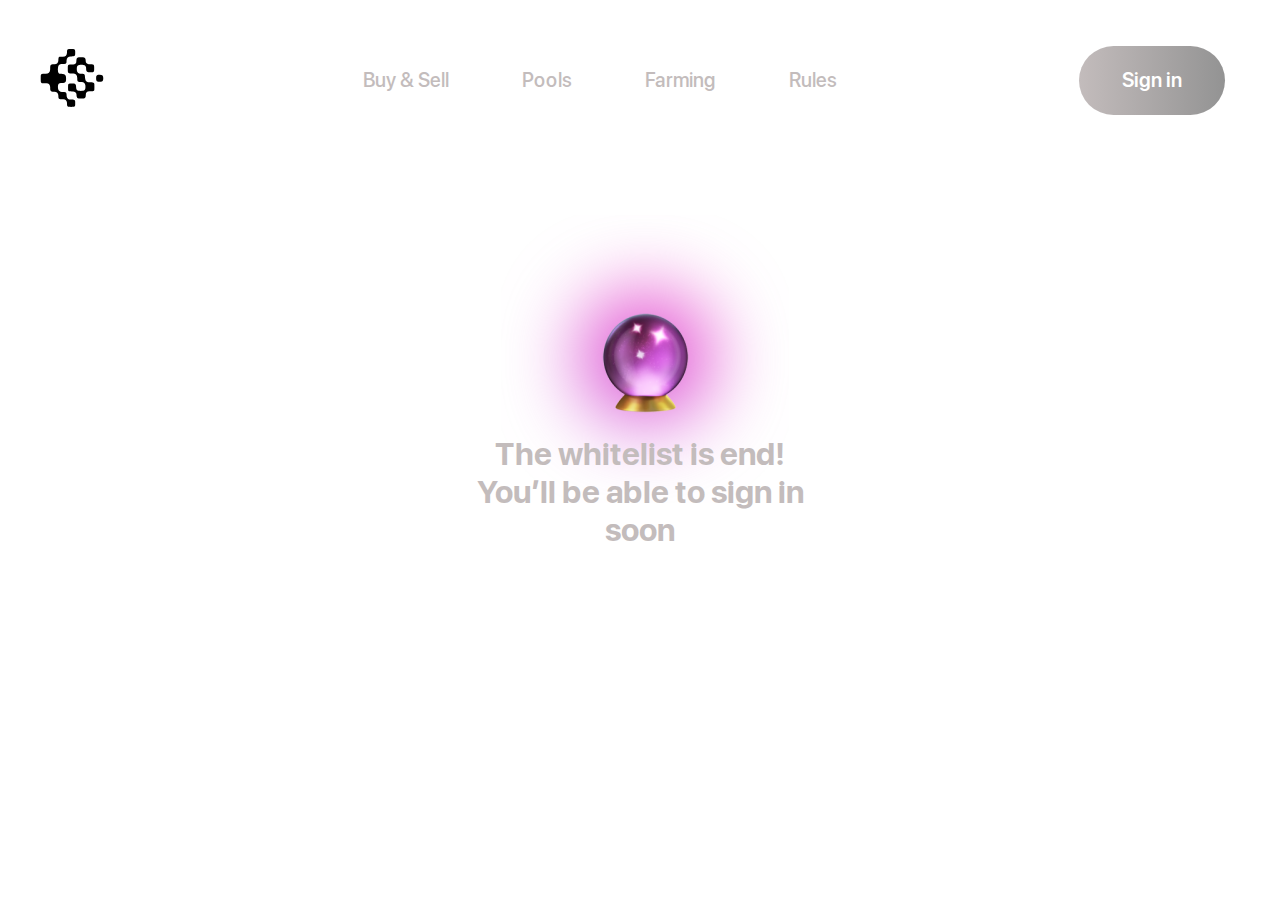
<file: sign.html>
<!DOCTYPE html>
<html lang="en">
<head>
    <meta charset="UTF-8">
    <meta name="viewport" content="width=device-width, initial-scale=1.0">
    <title>Sign In</title>
    <link rel="stylesheet" href="css/reset.css">
    <link rel="stylesheet" href="css/style.css">
    <link rel="stylesheet" href="css/adaptive.css">
</head>
<body>
    <div class="wrapper">
        <header class="header">
            <div class="header__menu">
                <div class="container">
                    <div class="header__main">
                        <nav class="header__nav header__nav-adaptive">                          
                            <div class="header__logo">
                                <svg width="64" height="64" viewBox="0 0 64 64" fill="none" xmlns="http://www.w3.org/2000/svg">
                                    <path d="M31.1103 3.10838C31.81 3.10838 32.514 3.06998 33.2116 3.10838C34.4916 3.19584 35.1124 3.81664 35.1743 5.11371C35.2233 6.16118 35.2212 7.21504 35.1743 8.26464C35.1145 9.54464 34.6601 10.095 33.3865 10.3126C32.5672 10.4505 31.7348 10.4949 30.9055 10.4449C28.4457 10.3084 26.6708 11.7014 26.5663 14.59C26.5471 15.1148 26.5492 15.6417 26.5108 16.1665C26.4447 17.054 25.9732 17.6449 25.1028 17.8433C24.5484 17.9594 23.9855 18.0307 23.4196 18.0566C22.7647 18.0972 22.1055 18.0566 21.4505 18.0886C19.7695 18.191 18.5535 19.1553 18.1503 20.7937C17.779 22.4213 17.7514 24.1084 18.0692 25.7473C18.2825 26.9633 19.0548 27.6908 20.2751 27.855C21.0516 27.9596 21.8431 27.9553 22.6217 27.983C24.9129 28.062 25.9881 29.1052 26.0585 31.3836C26.097 32.3022 26.0863 33.2223 26.0265 34.1398C25.9028 35.8124 24.8383 36.8641 23.1615 37.0006C22.4212 37.0604 21.6681 37.0156 20.9321 37.0753C18.9567 37.231 18.0713 38.0758 17.9455 40.0364C17.8809 40.9162 17.9332 41.8007 18.1012 42.6668C18.5279 44.7553 19.8463 45.8198 21.9711 45.8988C22.7135 45.9265 23.4644 45.8988 24.2025 45.9265C25.8409 46.0054 26.4553 46.6518 26.5492 48.2902C26.557 49.0776 26.6334 49.8628 26.7775 50.6369C27.1913 52.4204 28.3881 53.391 30.2228 53.5148C30.9204 53.5617 31.6244 53.5148 32.3241 53.5489C32.7607 53.5531 33.1955 53.6039 33.6212 53.7004C34.6644 53.9692 35.1145 54.4812 35.17 55.5436C35.2233 56.6785 35.2276 57.822 35.17 58.9569C35.1124 60.0918 34.5449 60.7745 33.3844 60.847C31.8555 60.9398 30.3224 60.9398 28.7935 60.847C27.6841 60.7788 27.1764 60.1793 27.0612 59.0508C26.9929 58.4001 27.0356 57.7388 27.0079 57.0817C26.9161 54.8481 25.5145 53.4209 23.2703 53.3249C22.3081 53.2844 21.3503 53.3356 20.3796 53.2908C19.1551 53.2332 18.6324 52.7766 18.4468 51.567C18.3731 50.9155 18.341 50.26 18.3508 49.6044C18.2889 47.1446 16.8745 45.7388 14.3913 45.6876C13.8217 45.6769 13.25 45.7046 12.6847 45.6662C11.0612 45.5596 10.3081 44.8129 10.2121 43.1894C10.1695 42.4918 10.2121 41.7878 10.1695 41.0902C10.0265 38.6838 8.85108 37.4742 6.46388 37.3334C5.32682 37.2673 4.18548 37.3334 3.05055 37.2822C1.40148 37.2161 0.774283 36.5782 0.74655 34.9164C0.718816 33.295 0.71455 31.6758 0.74655 30.0566C0.77855 28.4822 1.41642 27.8444 2.99935 27.7697C3.96148 27.7249 4.91935 27.7697 5.88788 27.7334C8.47135 27.6481 9.92628 26.2742 10.1396 23.6801C10.2143 22.767 10.1631 21.8412 10.1951 20.9238C10.2569 19.1105 10.9801 18.3788 12.7551 18.3169C13.3673 18.2956 13.9817 18.3169 14.594 18.287C16.9343 18.1334 18.2783 16.7297 18.3465 14.4001C18.3409 13.6579 18.3901 12.9164 18.4937 12.1814C18.6857 11.1148 19.1188 10.7734 20.2004 10.7158C21.0729 10.6689 21.9519 10.7158 22.8265 10.686C25.6255 10.6198 26.9759 9.23958 27.0143 6.41931C27.001 5.89463 27.0188 5.36962 27.0676 4.84704C27.2169 3.74411 27.7695 3.23851 28.8767 3.11478C28.9649 3.10624 29.0523 3.10198 29.1391 3.10198H31.1103V3.10838Z" fill="black"/>
                                    <path d="M41.1734 52.495C40.3862 52.495 39.5947 52.5504 38.8139 52.4822C37.5574 52.3691 36.9174 51.7803 36.6806 50.5472C36.5713 49.901 36.5057 49.2481 36.4843 48.5931C36.3969 47.0806 35.7099 46.127 34.2337 45.7515C33.4197 45.5784 32.5926 45.4742 31.7611 45.44C31.1083 45.3867 30.4449 45.44 29.7963 45.3739C28.7809 45.2544 28.1537 44.6784 28.1003 43.68C28.0257 42.2381 28.0257 40.7934 28.1003 39.3515C28.1515 38.2848 28.7745 37.6448 29.8603 37.5702C31.2132 37.472 32.5714 37.472 33.9243 37.5702C35.2043 37.6704 35.8955 38.5238 36.0129 39.8592C36.0854 40.6848 36.1195 41.5168 36.2262 42.3382C36.4161 43.7056 37.2203 44.6656 38.5729 44.8128C40.0871 44.9686 41.6133 44.9686 43.1275 44.8128C44.3841 44.6891 45.167 43.776 45.327 42.528C45.4744 41.4926 45.4951 40.4431 45.3888 39.4027C45.1499 37.3846 43.8507 36.2027 41.8177 36.0235C41.0774 35.9552 40.3243 36 39.5883 35.9595C38.0587 35.8742 37.3825 35.2 37.2758 33.6683C37.2417 33.1883 37.2907 32.7019 37.2481 32.224C37.2108 31.5709 37.1181 30.9222 36.9707 30.2848C36.4993 28.5782 35.1937 27.5883 33.4102 27.5392C32.3606 27.5115 31.3046 27.5712 30.2635 27.471C28.3841 27.2918 27.823 26.6432 27.8038 24.7702C27.7889 23.4155 27.7782 22.0566 27.8038 20.7019C27.8379 19.2235 28.4032 18.6411 29.8688 18.5515C30.6539 18.5046 31.4454 18.5515 32.2305 18.5046C32.9288 18.4813 33.623 18.3863 34.3019 18.2208C35.343 17.9307 36.0705 17.2459 36.239 16.1302C36.3563 15.3558 36.3969 14.5686 36.4523 13.7835C36.5547 12.1046 37.3057 11.3067 38.9889 11.2342C40.2987 11.1787 41.6171 11.1808 42.927 11.2342C44.7126 11.3024 45.4187 11.9936 45.6406 13.7942C45.7003 14.2699 45.6833 14.7542 45.7195 15.2342C45.8305 16.6806 46.5281 17.6 47.9147 18.0075C48.5052 18.1664 49.1109 18.2615 49.7217 18.2912C50.4171 18.3424 51.1211 18.2912 51.8209 18.319C53.4827 18.3766 54.1163 18.9782 54.1675 20.6422C54.2102 21.8219 54.2123 23.008 54.1398 24.1835C54.0523 25.5552 53.423 26.1526 52.0534 26.208C50.8737 26.2571 49.6875 26.2635 48.5099 26.208C47.0806 26.1398 46.2827 25.312 46.1739 23.8614C46.1206 23.1638 46.1632 22.4576 46.0865 21.7643C45.9009 20.0576 45.0561 19.0827 43.3707 18.895C42.028 18.7456 40.6729 18.7456 39.3302 18.895C37.8539 19.0571 37.0433 19.9232 36.8705 21.3824C36.7457 22.4248 36.7457 23.4782 36.8705 24.5206C37.0987 26.3574 38.4427 27.5435 40.335 27.7206C41.1179 27.791 41.9115 27.7355 42.6966 27.7888C44.0961 27.8806 44.7595 28.5142 44.9131 29.9008C44.975 30.464 44.8982 31.0464 44.9878 31.6075C45.1243 32.4608 45.2438 33.3462 45.5595 34.144C45.7673 34.7043 46.129 35.1945 46.603 35.5583C47.077 35.9221 47.6441 36.1447 48.239 36.2006C49.0603 36.3051 49.8923 36.3286 50.7222 36.3734C51.3771 36.4075 52.0385 36.3734 52.687 36.4566C53.7153 36.5931 54.3168 37.1499 54.3552 38.1632C54.4249 39.9552 54.4249 41.7486 54.3552 43.5435C54.3168 44.5611 53.792 45.024 52.7851 45.1606C52.3499 45.2043 51.9126 45.2236 51.4753 45.2182C50.7755 45.2395 50.0715 45.2182 49.3761 45.2779C46.8011 45.5232 45.9115 46.4662 45.7814 49.0347C45.7601 49.4614 45.7707 49.9115 45.7323 50.3467C45.6107 51.6544 44.975 52.3115 43.6737 52.48C43.5436 52.4981 43.4124 52.5067 43.2811 52.5056C42.5814 52.5056 41.8817 52.5056 41.1798 52.5056L41.1734 52.495Z" fill="black"/>
                                    <path d="M59.682 28.7319C62.481 28.7511 63.3386 29.6194 63.2746 32.4461C63.2623 32.9673 63.1907 33.4855 63.0612 33.9906C62.7946 35.0274 62.1034 35.6567 61.026 35.7271C60.1144 35.7986 59.1985 35.7986 58.2868 35.7271C57.1263 35.6269 56.3263 34.8738 56.2068 33.7325C56.1087 32.7795 56.1044 31.8191 56.194 30.8653C56.2986 29.7303 57.0964 28.9922 58.2484 28.8237C58.7199 28.7511 59.2042 28.7597 59.682 28.7319Z" fill="black"/>
                                </svg>
                            </div>
                            <div class="menu__btn">
                                <span></span>
                                <span></span>
                                <span></span>
                            </div>
                            <ul class="nav__list">
                                <li class="nav__list-item"><a class="nav__list-link" href="index.html">Buy & Sell</a></li>
                                <li class="nav__list-item"><a class="nav__list-link" href="pools.html">Pools</a></li>
                                <li class="nav__list-item"><a class="nav__list-link" href="farming.html">Farming</a></li>
                                <li class="nav__list-item"><a class="nav__list-link" href="rules.html">Rules</a></li>
                            </ul>
                        </nav>
                        <div class="nav__list-text">
                            <p class="nav__list-title">Sign In</p>
                        </div>
                        <a class="header__sign-alt" href="sign.html">
                            <div class="button__sign-alt">Sign in</div>
                        </a>
                    </div>
                </div>
            </div>
        </header>
        <main class="main">
            <section class="section">
                <div class="container">
                    <div class="section__inner">
                        <div class="section__content">
                            <p class="section__text-alt">The whitelist is end!
                                You’ll be able to sign in soon
                            </p>
                        </div>
                    </div>
                </div>
            </section>
        </main>
        <script src="js/libs/jquery-3.6.0.min.js"></script>
        <script src="js/script.js"></script>
        <script src="js/main.js"></script>
    </div>
</body>
</html>
</file>
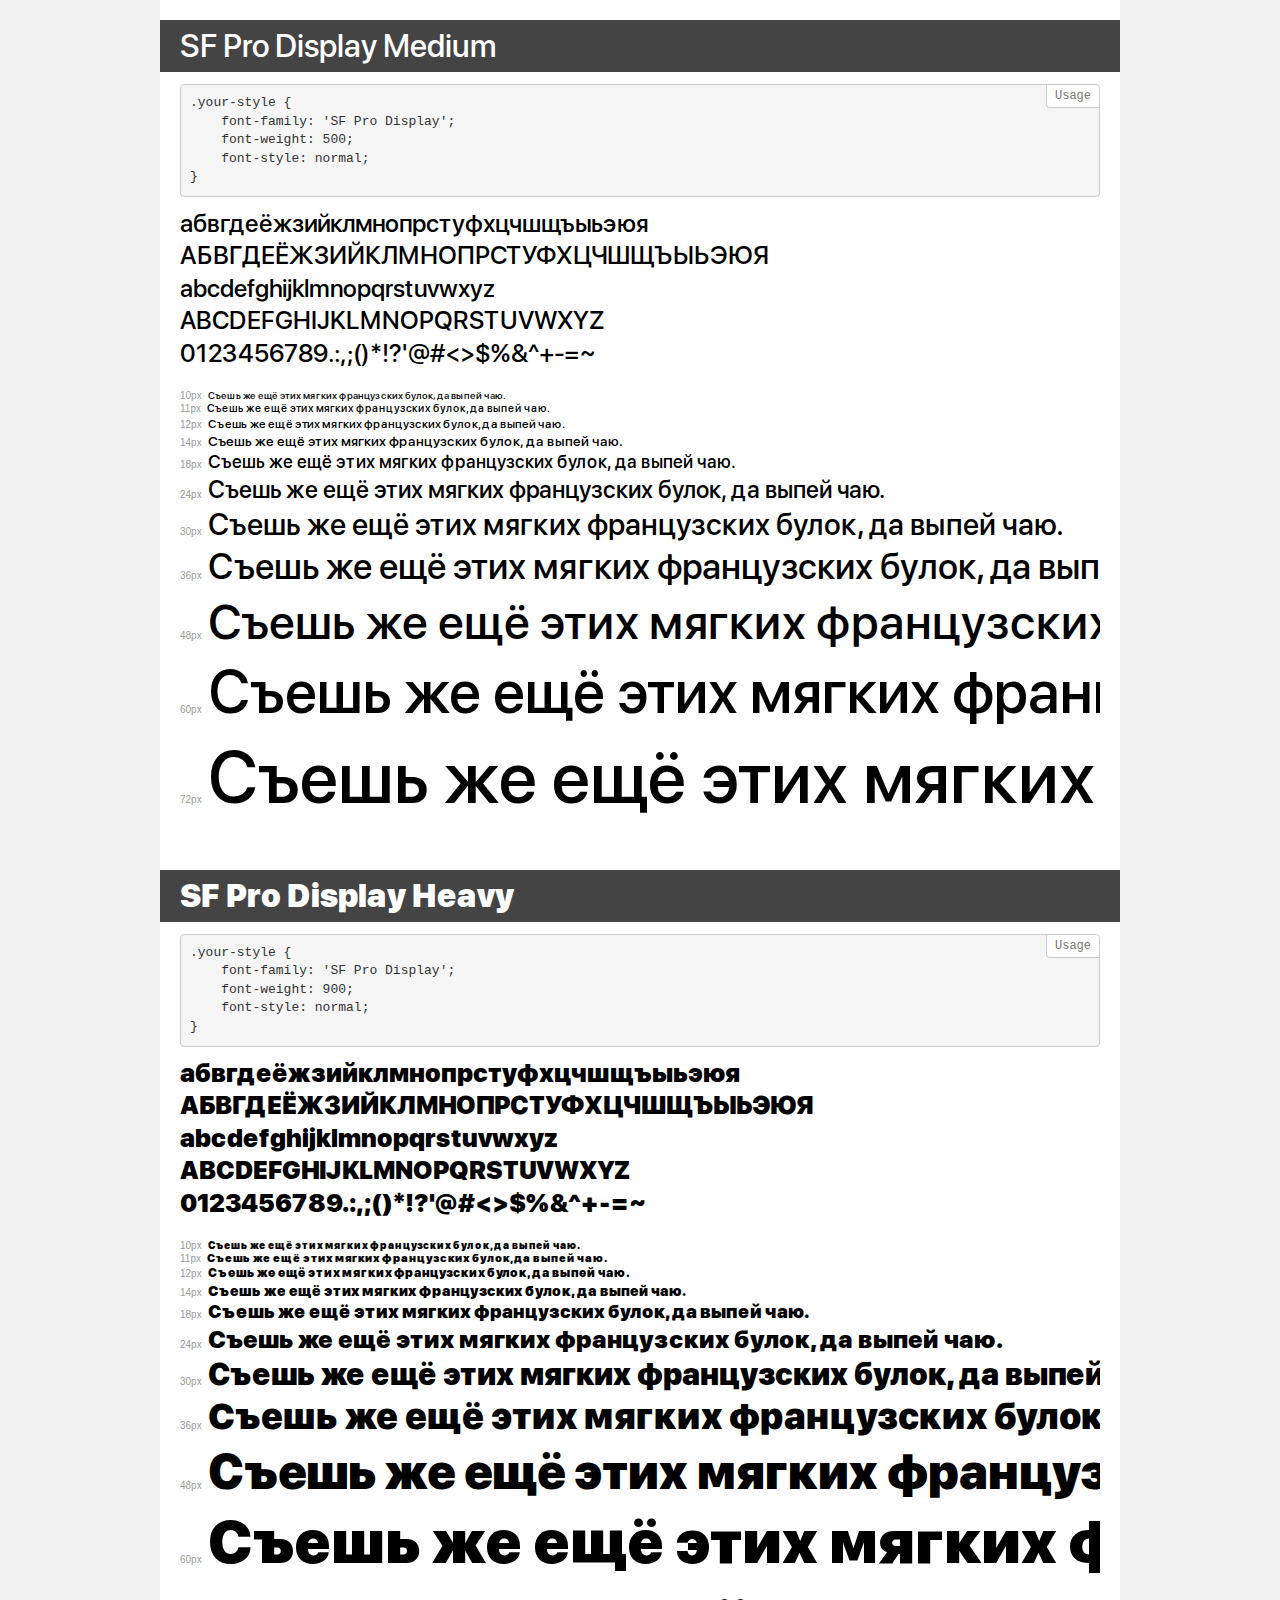
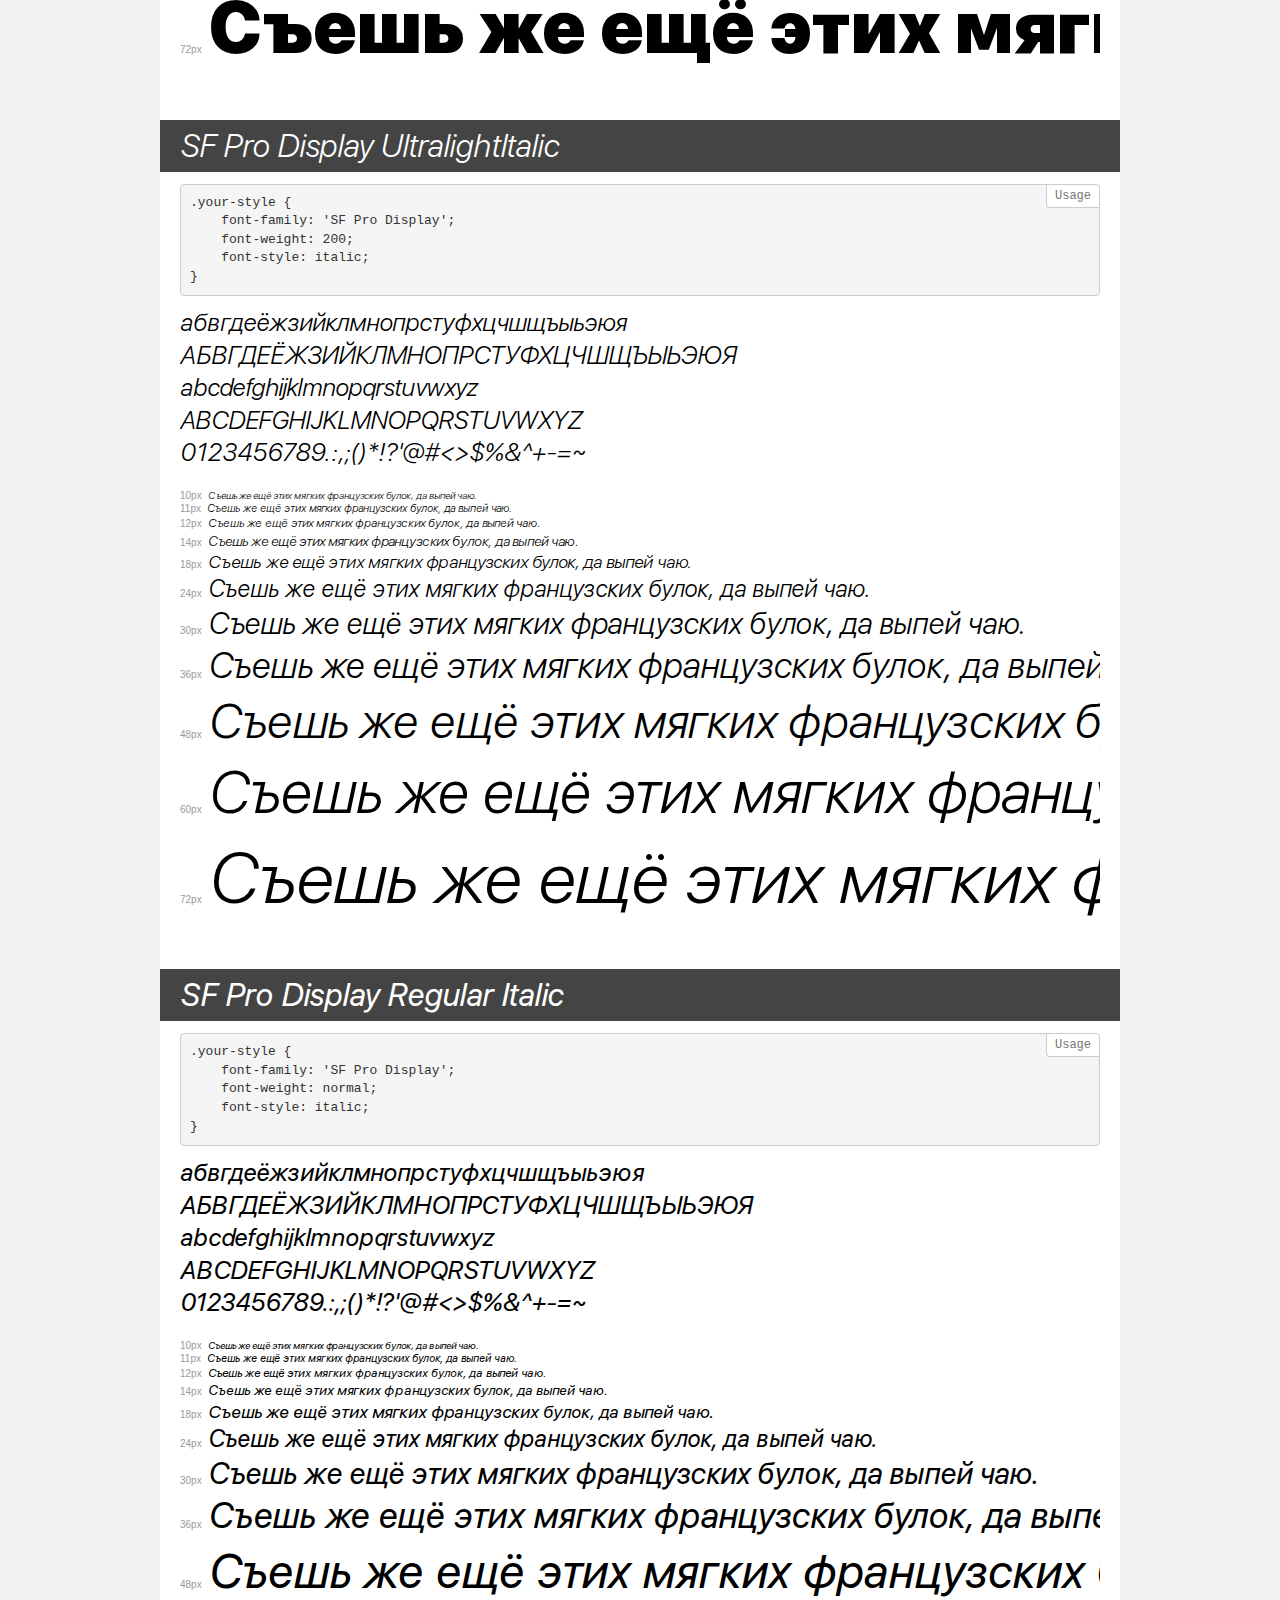
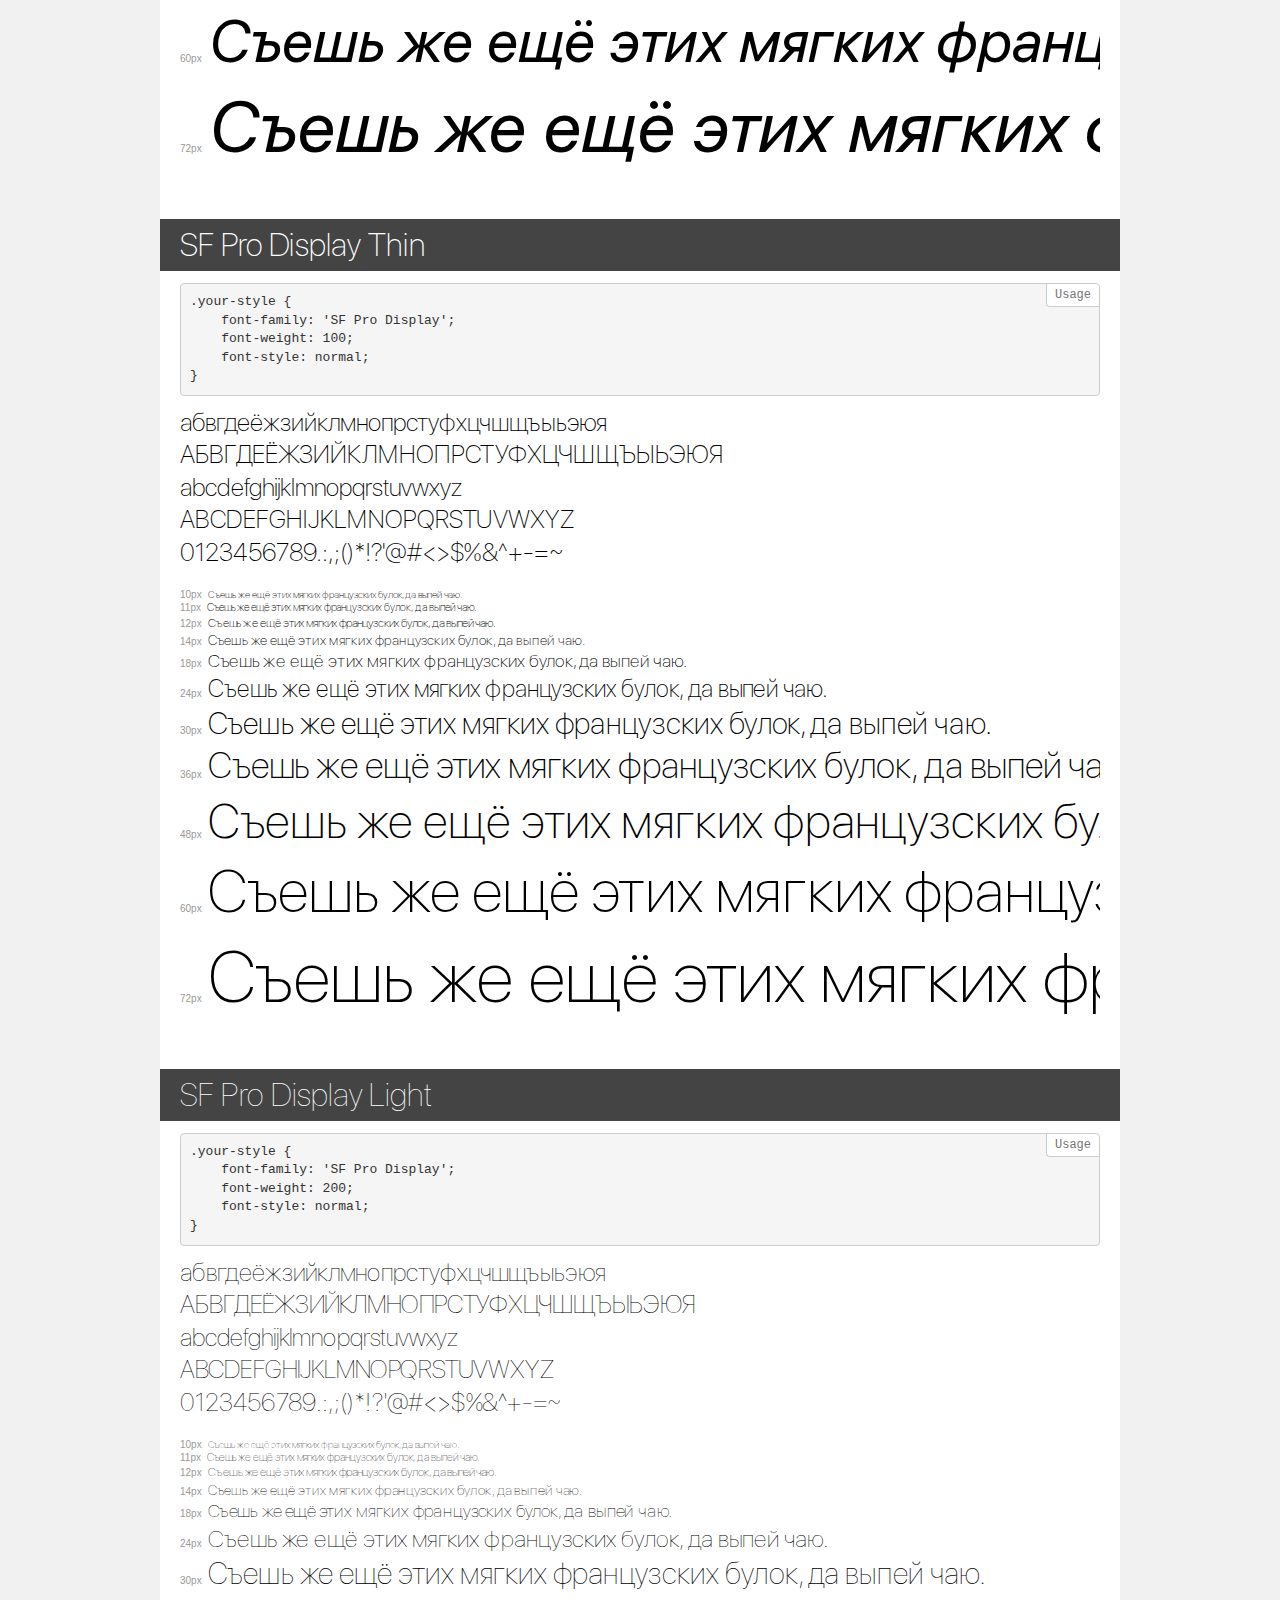
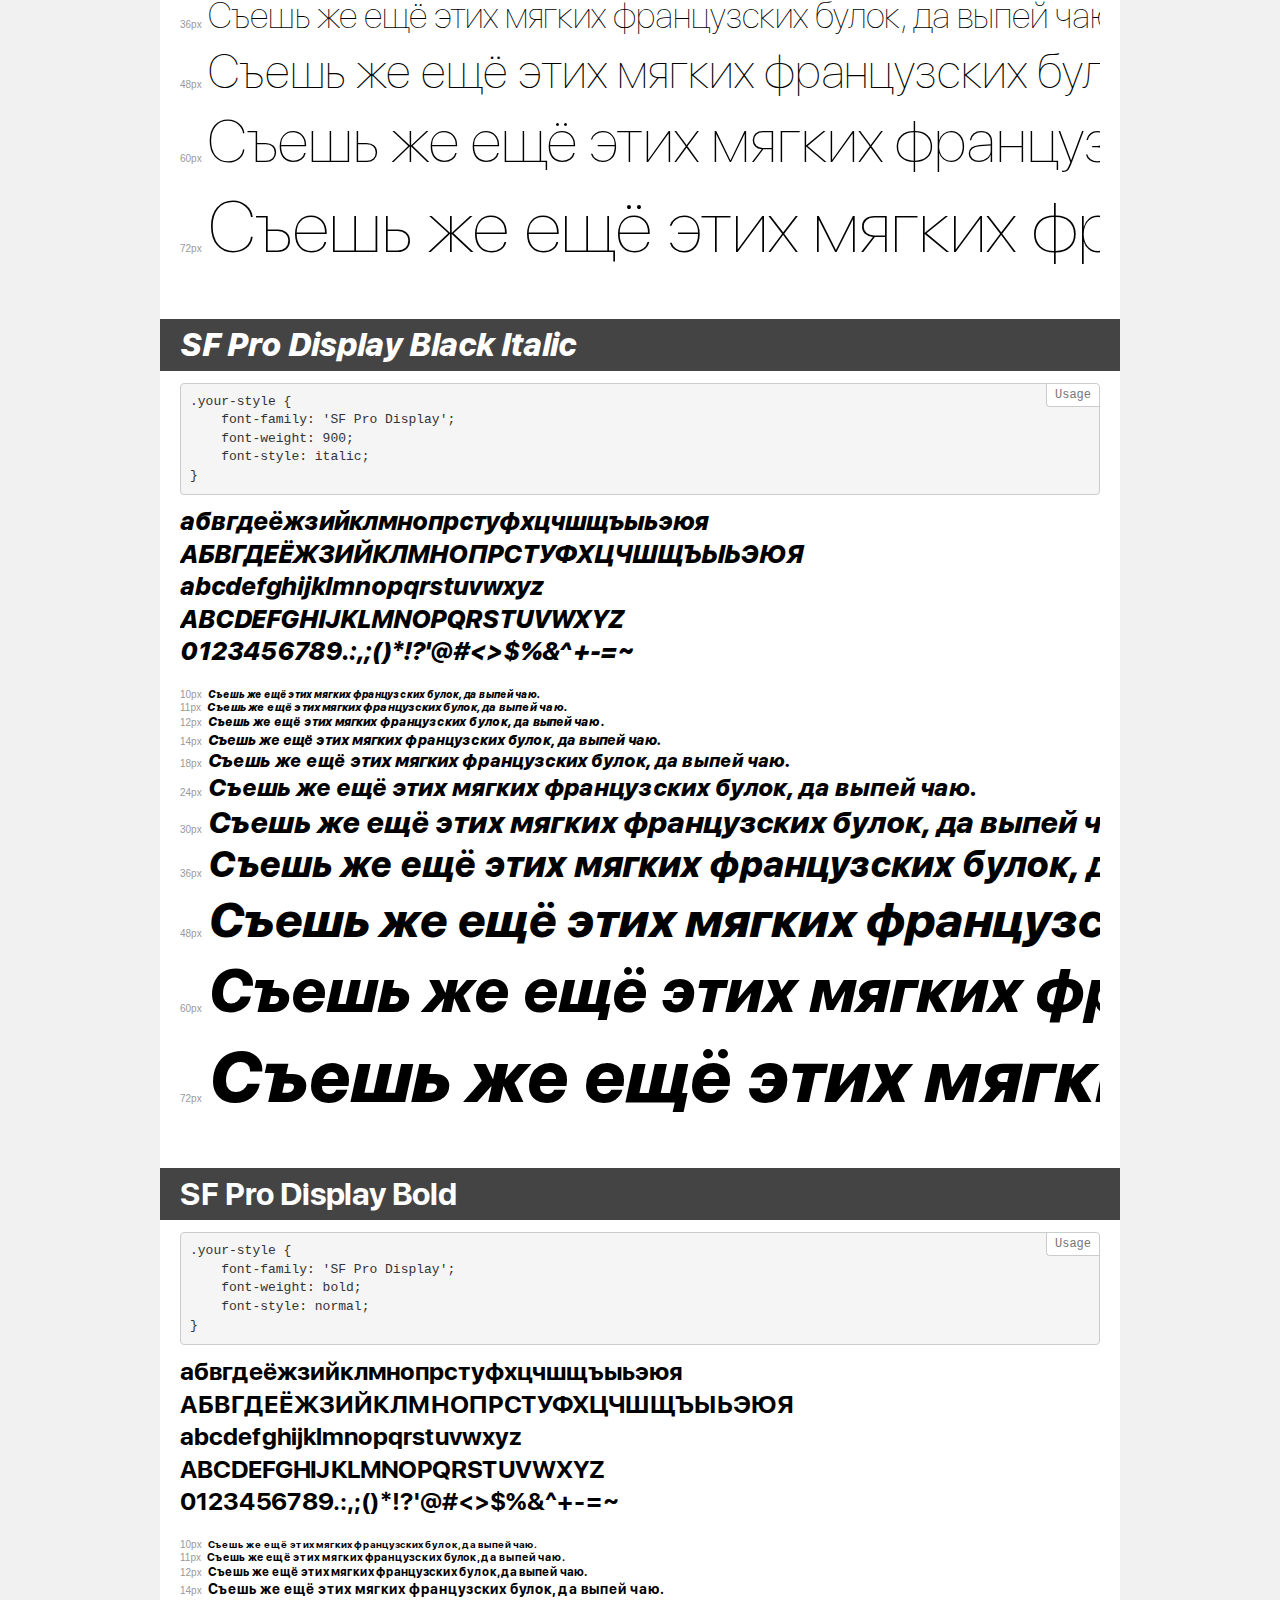
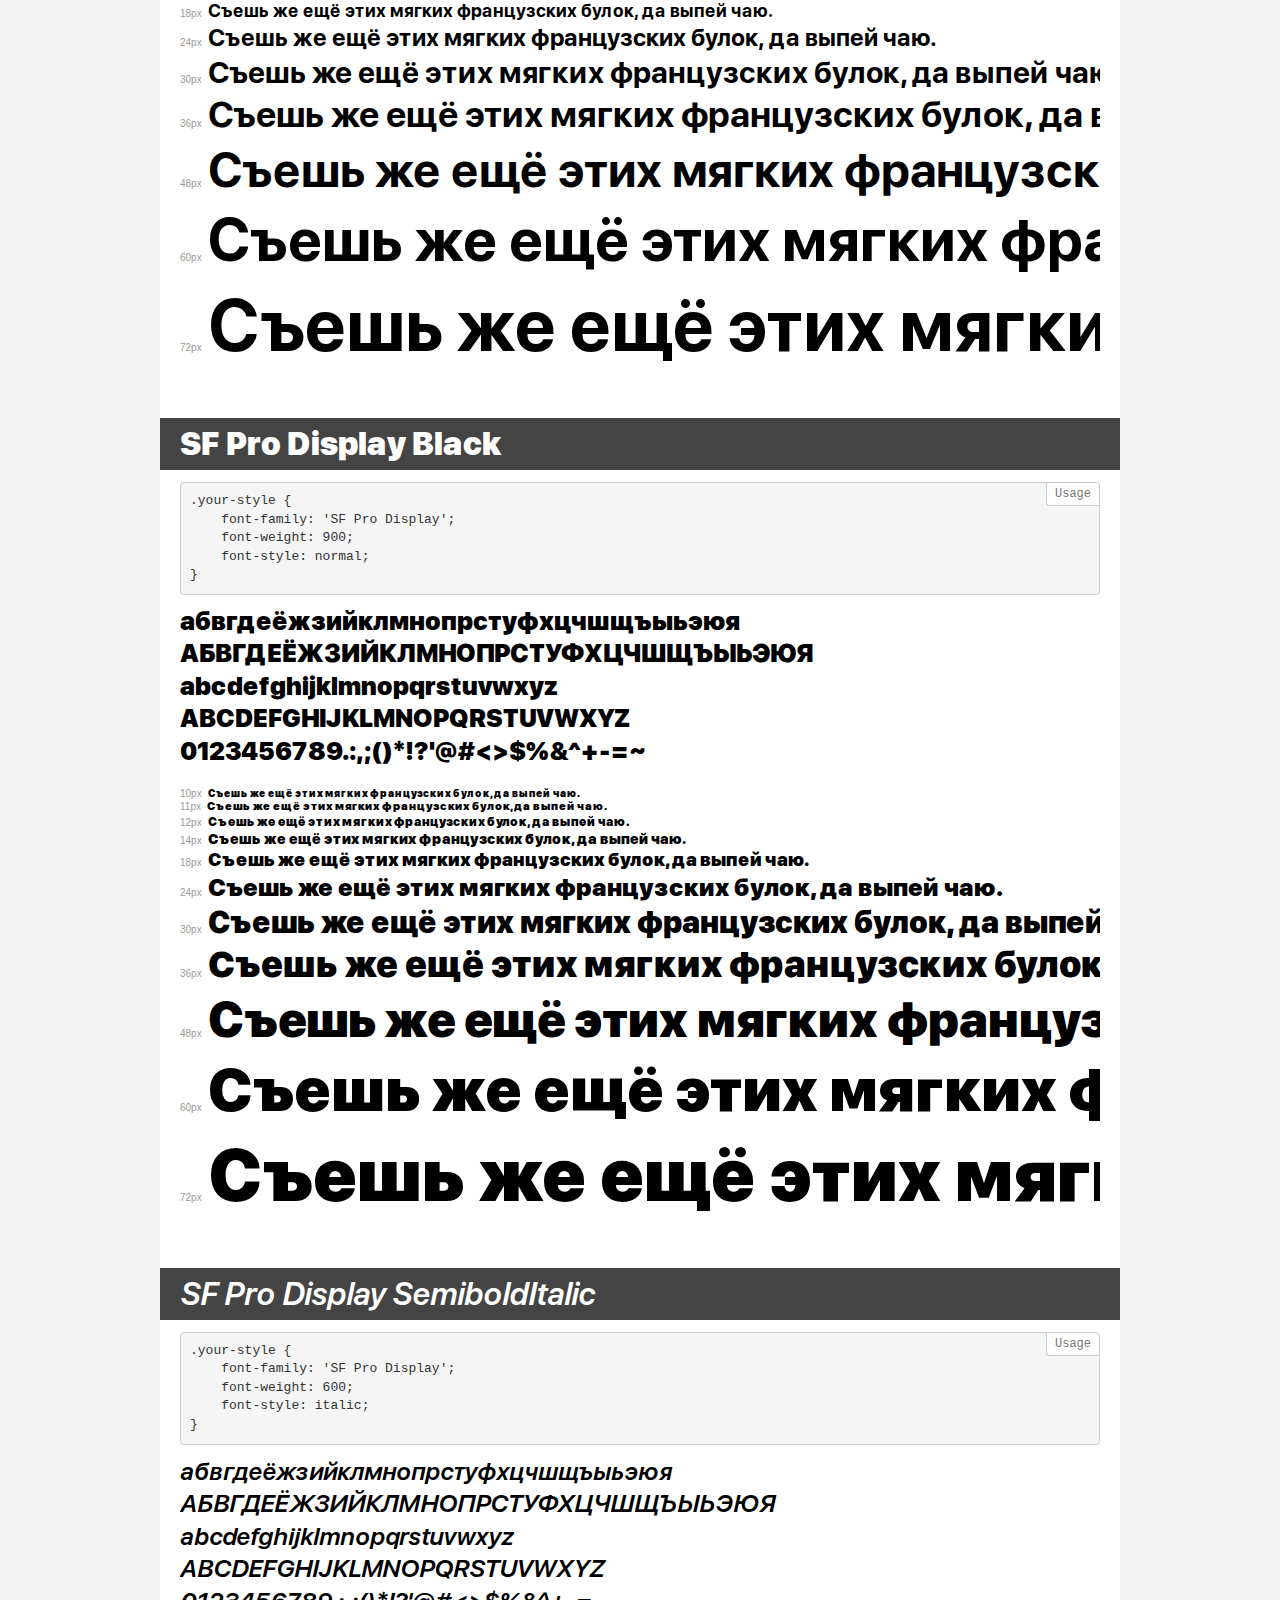
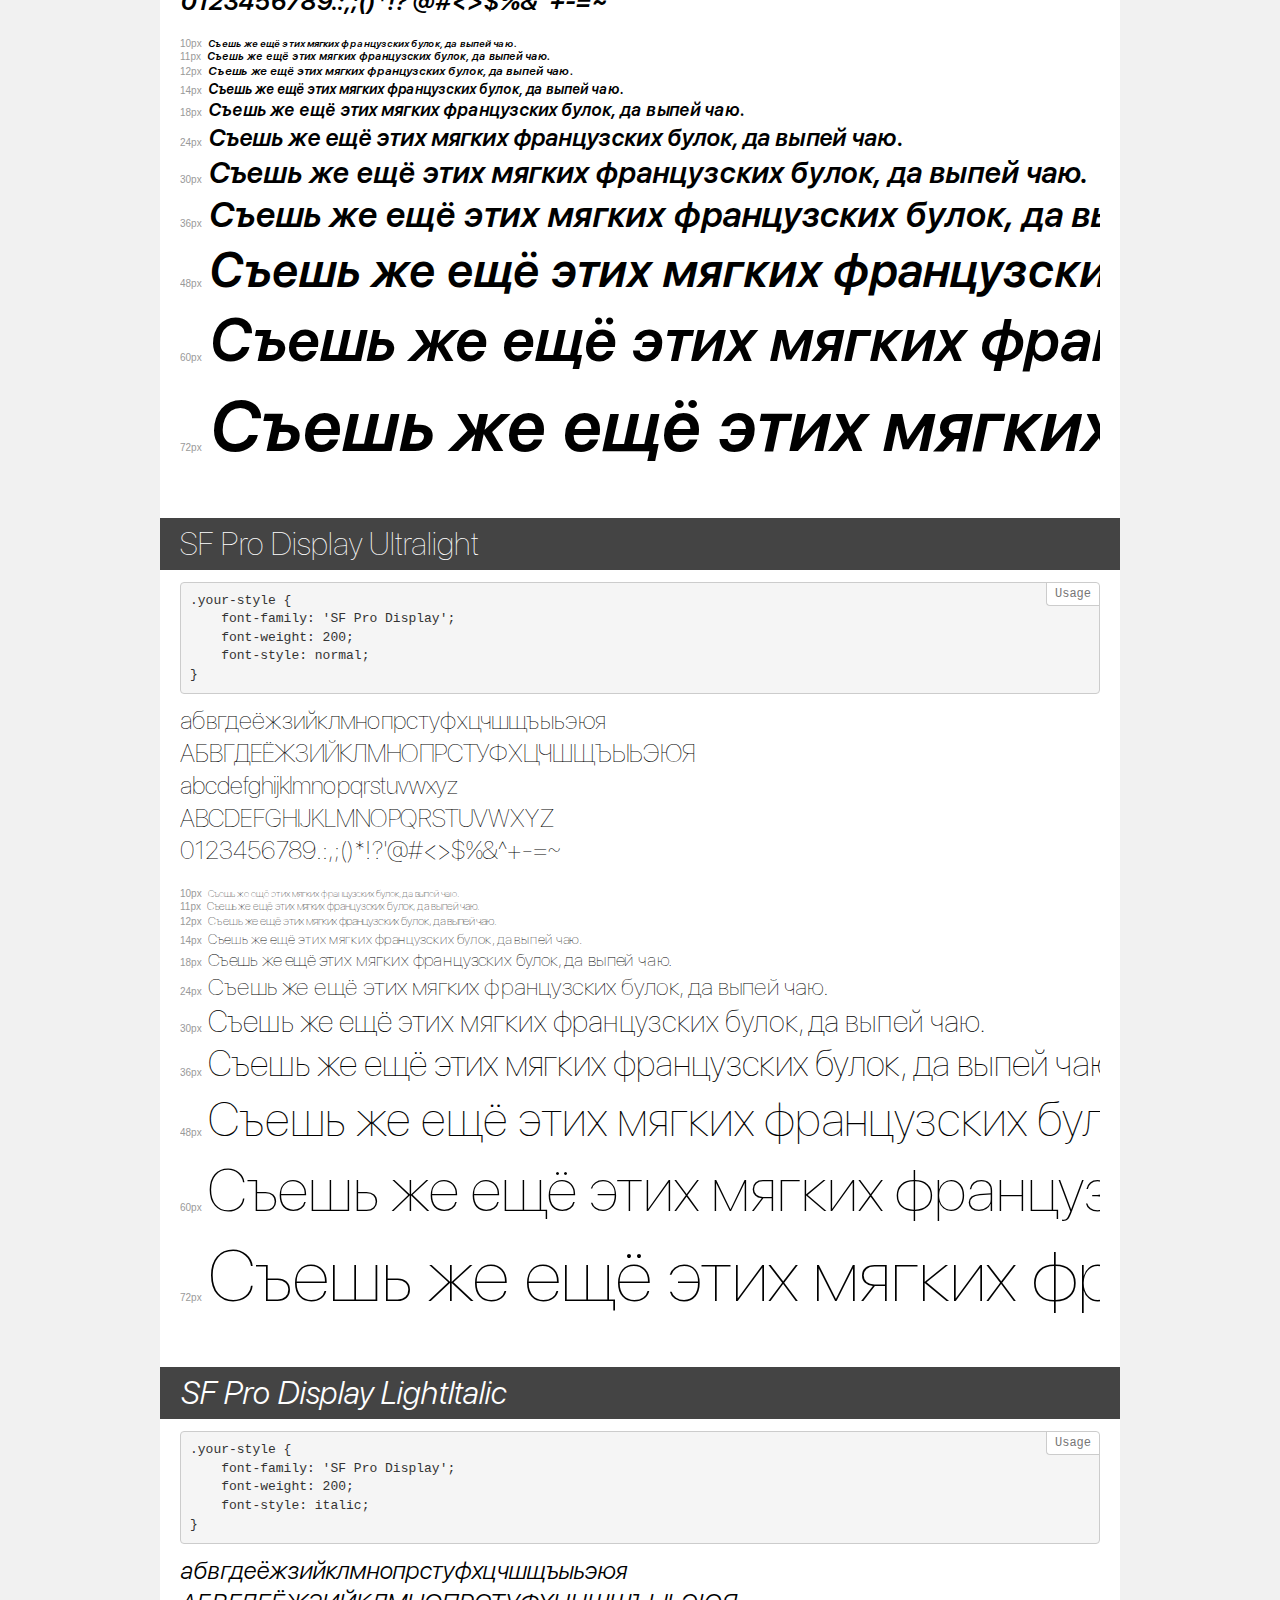
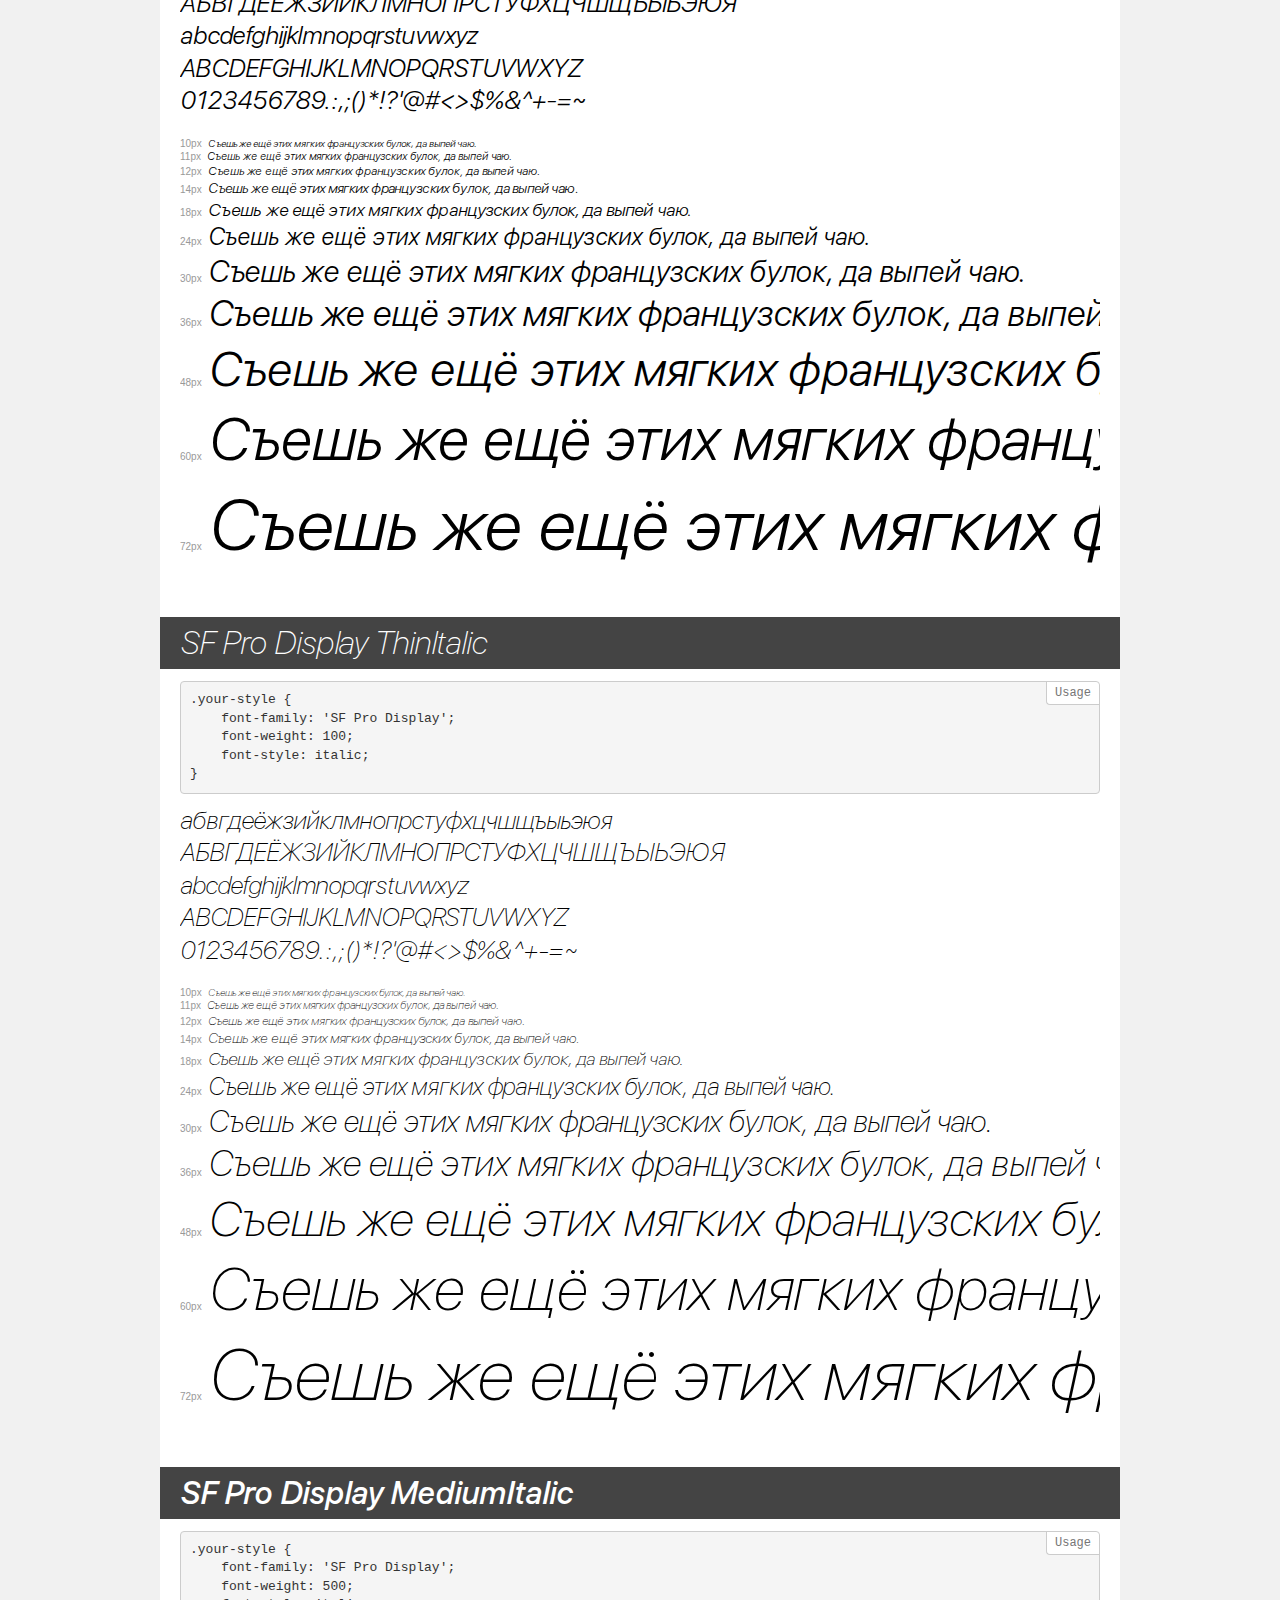
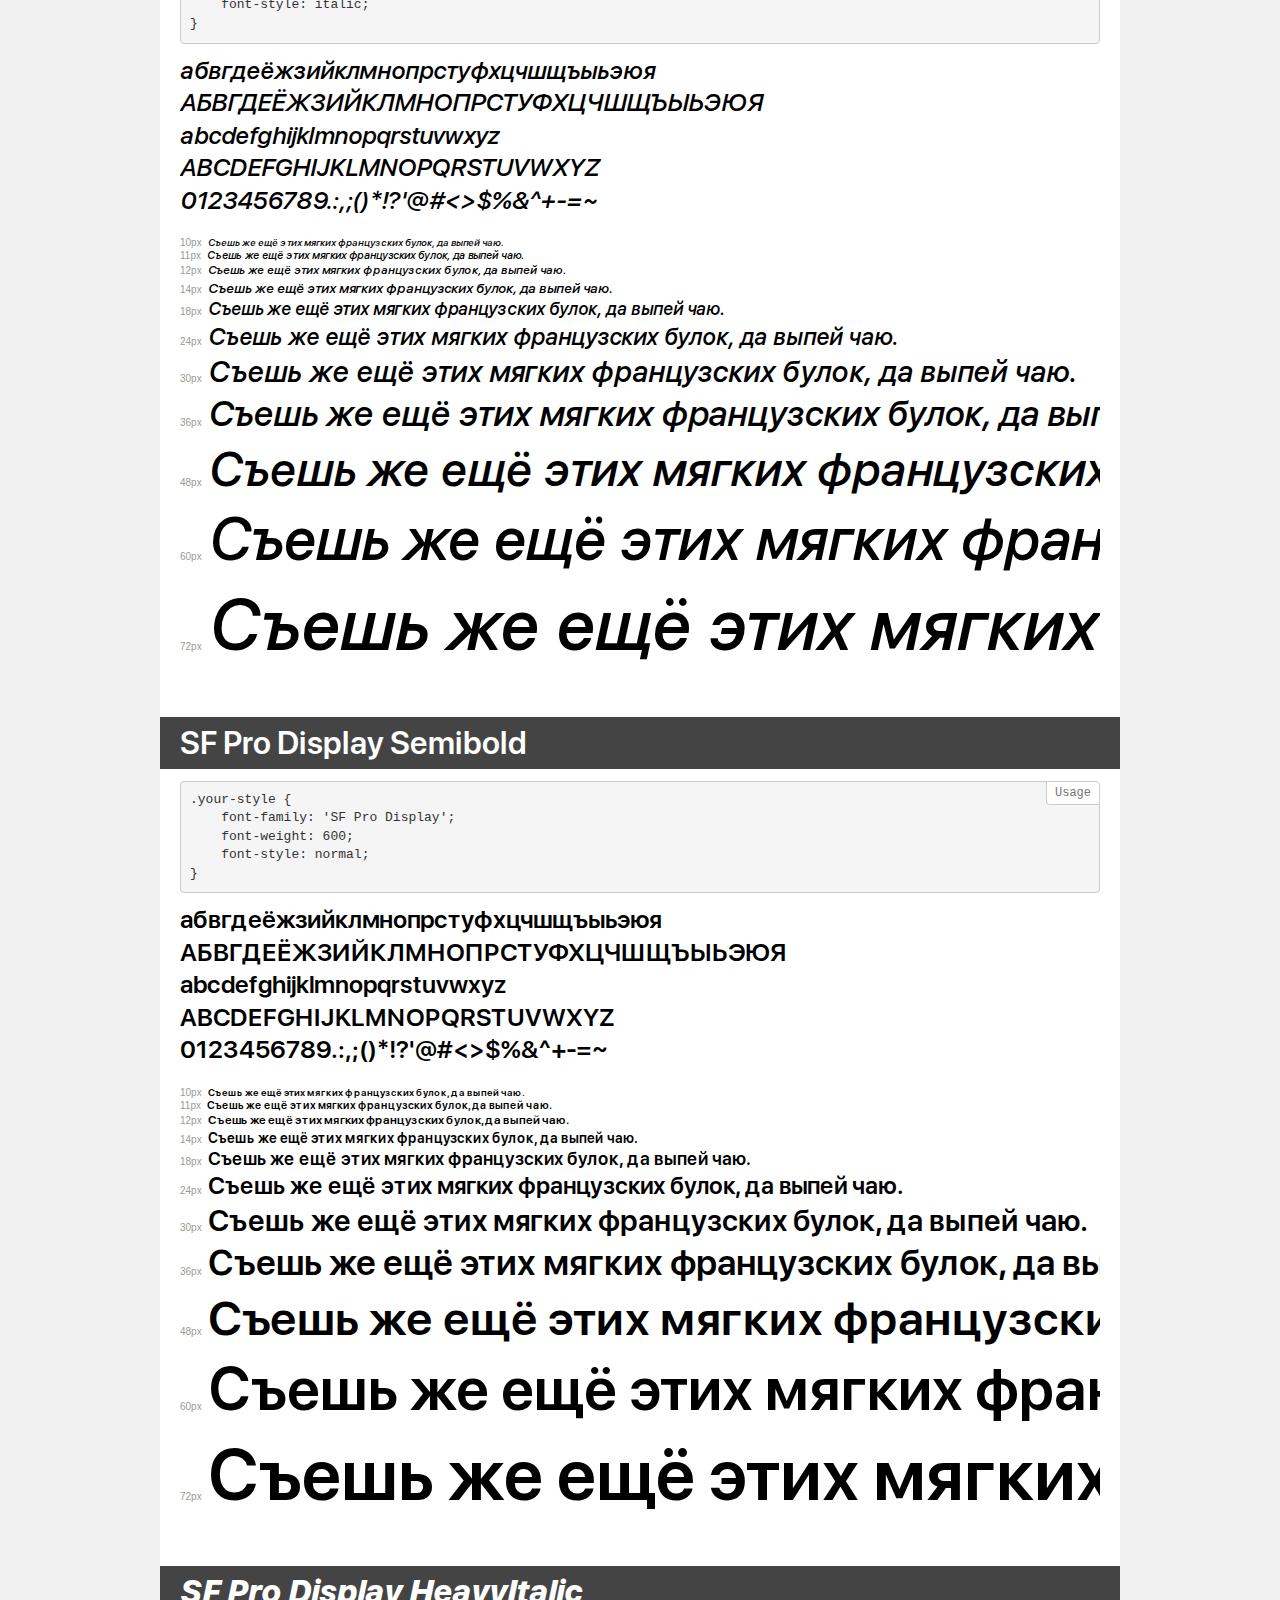
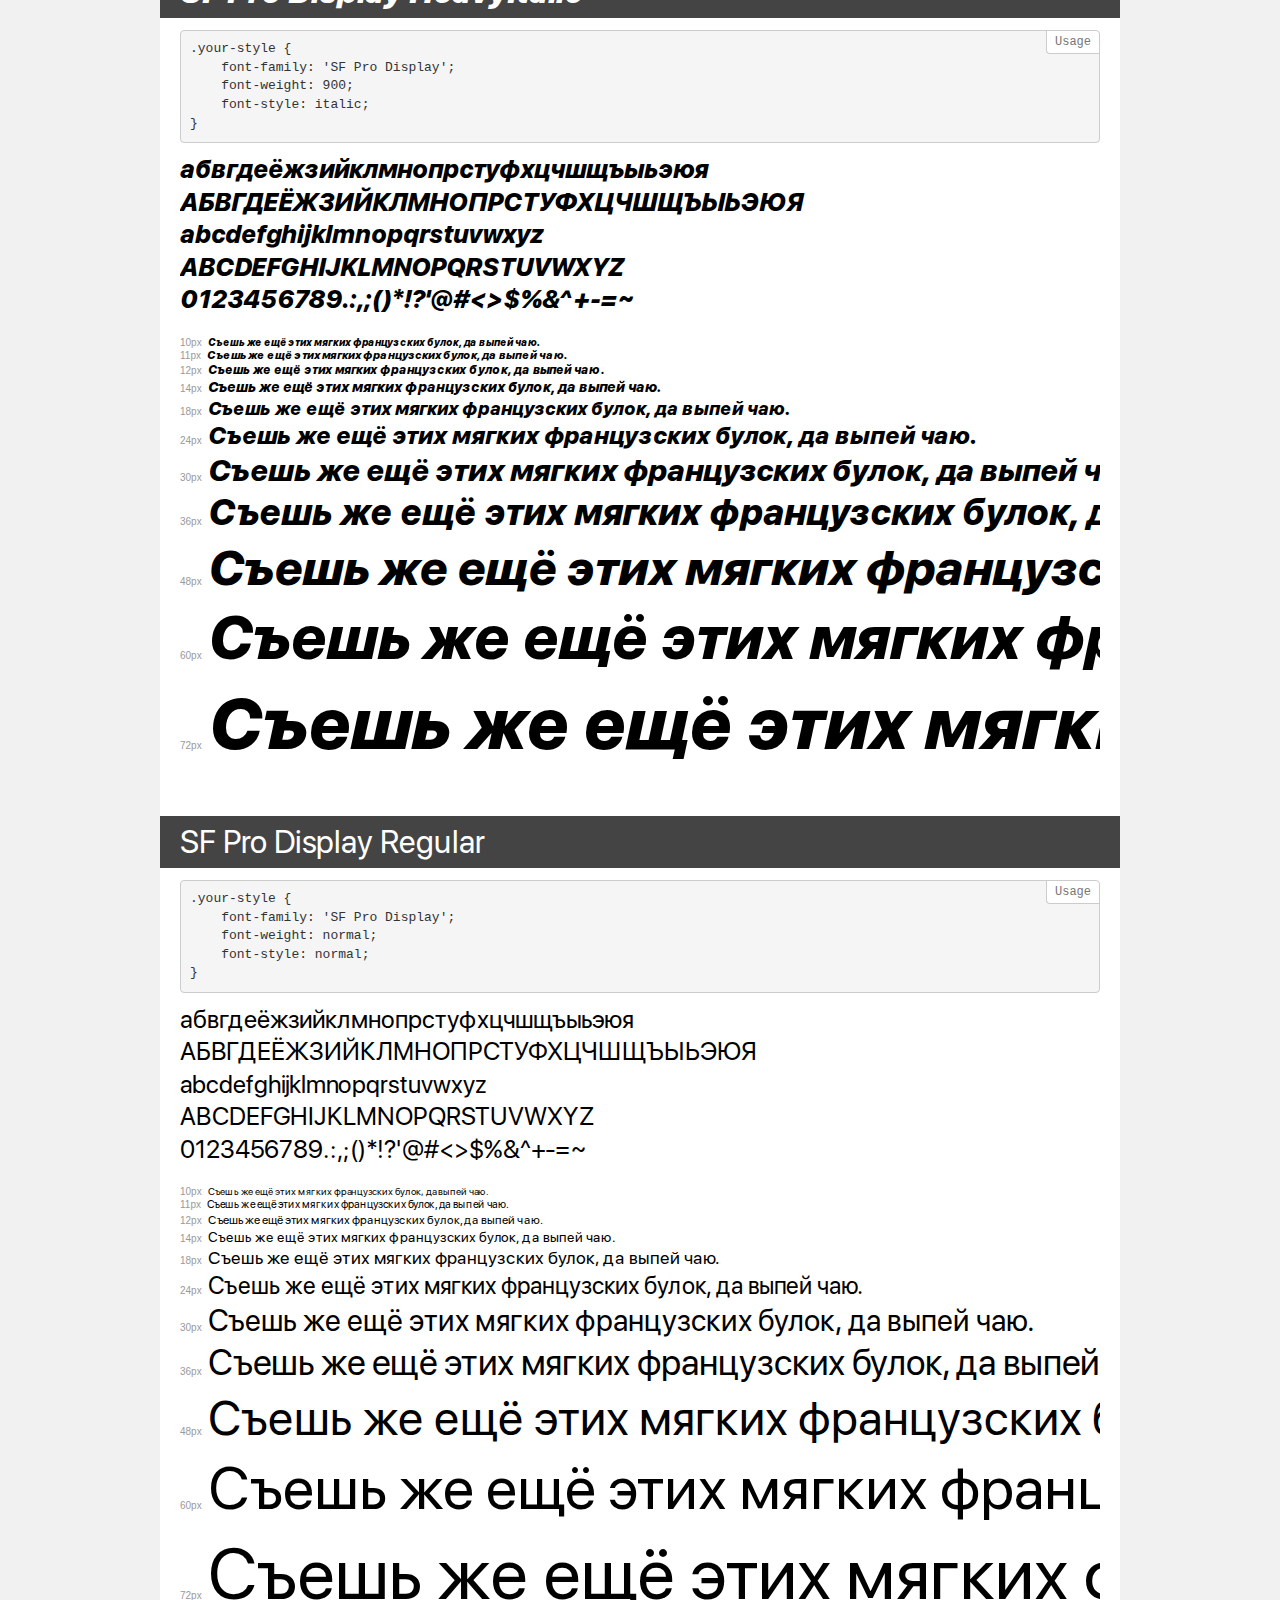
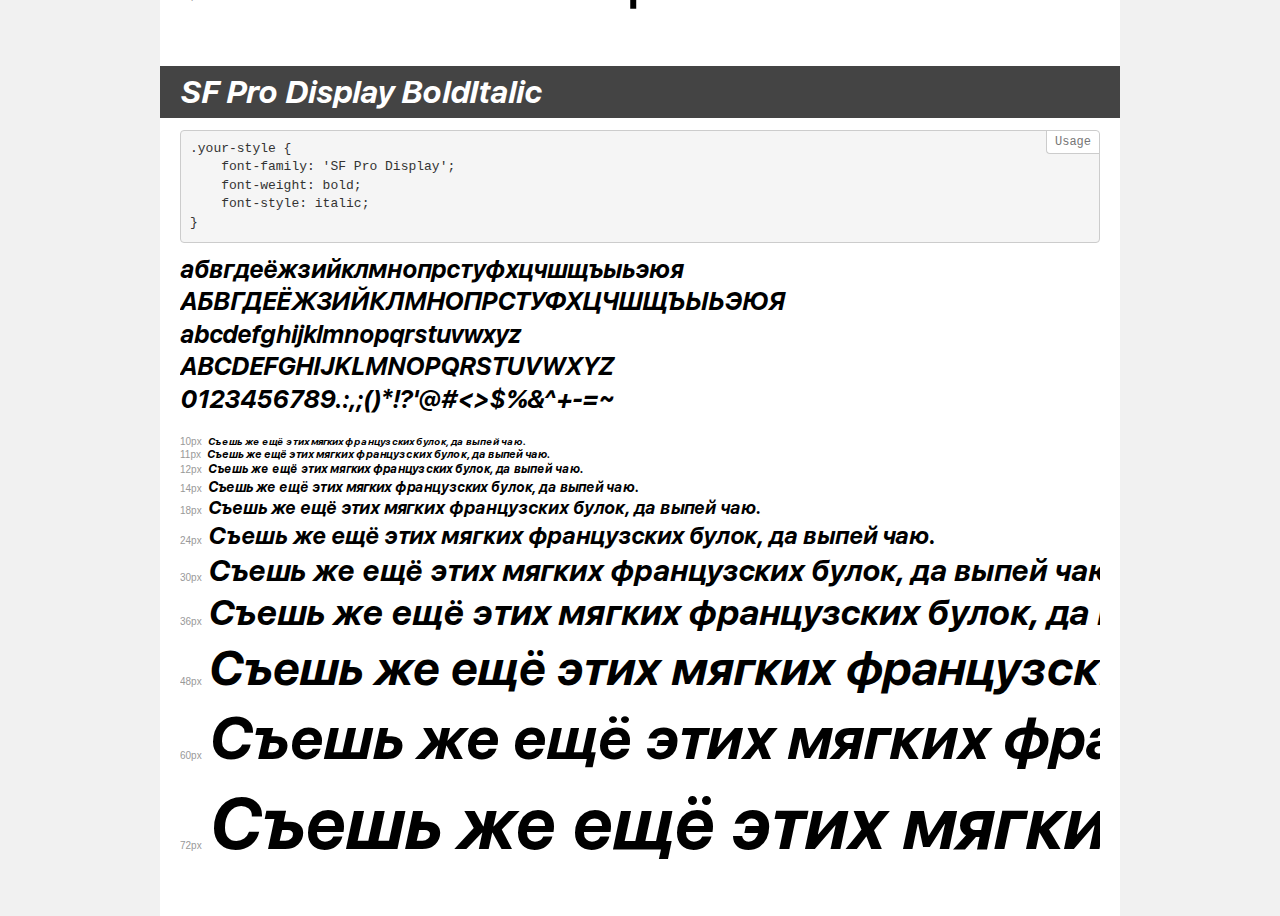
<file: font/demo.html>
<!DOCTYPE html>
<html>
<head>
    <meta charset="utf-8">
    <meta http-equiv="X-UA-Compatible" content="IE=edge">
    <meta name="viewport" content="width=device-width, initial-scale=1">
    <meta name="robots" content="noindex, noarchive">
    <meta name="format-detection" content="telephone=no">
    <title>Transfonter demo</title>
    <link href="stylesheet.css" rel="stylesheet">
    <style>
        /*
        http://meyerweb.com/eric/tools/css/reset/
        v2.0 | 20110126
        License: none (public domain)
        */
        html, body, div, span, applet, object, iframe,
        h1, h2, h3, h4, h5, h6, p, blockquote, pre,
        a, abbr, acronym, address, big, cite, code,
        del, dfn, em, img, ins, kbd, q, s, samp,
        small, strike, strong, sub, sup, tt, var,
        b, u, i, center,
        dl, dt, dd, ol, ul, li,
        fieldset, form, label, legend,
        table, caption, tbody, tfoot, thead, tr, th, td,
        article, aside, canvas, details, embed,
        figure, figcaption, footer, header, hgroup,
        menu, nav, output, ruby, section, summary,
        time, mark, audio, video {
            margin: 0;
            padding: 0;
            border: 0;
            font-size: 100%;
            font: inherit;
            vertical-align: baseline;
        }
        /* HTML5 display-role reset for older browsers */
        article, aside, details, figcaption, figure,
        footer, header, hgroup, menu, nav, section {
            display: block;
        }
        body {
            line-height: 1;
        }
        ol, ul {
            list-style: none;
        }
        blockquote, q {
            quotes: none;
        }
        blockquote:before, blockquote:after,
        q:before, q:after {
            content: '';
            content: none;
        }
        table {
            border-collapse: collapse;
            border-spacing: 0;
        }
        /* common styles */
        body {
            background: #f1f1f1;
            color: #000;
        }
        .page {
            background: #fff;
            width: 920px;
            margin: 0 auto;
            padding: 20px 20px 0 20px;
            overflow: hidden;
        }
        .font-container {
            overflow-x: auto;
            overflow-y: hidden;
            margin-bottom: 40px;
            line-height: 1.3;
            white-space: nowrap;
            padding-bottom: 5px;
        }
        h1 {
            position: relative;
            background: #444;
            font-size: 32px;
            color: #fff;
            padding: 10px 20px;
            margin: 0 -20px 12px -20px;
        }
        .letters {
            font-size: 25px;
            margin-bottom: 20px;
        }
        .s10:before {
            content: '10px';
        }
        .s11:before {
            content: '11px';
        }
        .s12:before {
            content: '12px';
        }
        .s14:before {
            content: '14px';
        }
        .s18:before {
            content: '18px';
        }
        .s24:before {
            content: '24px';
        }
        .s30:before {
            content: '30px';
        }
        .s36:before {
            content: '36px';
        }
        .s48:before {
            content: '48px';
        }
        .s60:before {
            content: '60px';
        }
        .s72:before {
            content: '72px';
        }
        .s10:before, .s11:before, .s12:before, .s14:before,
        .s18:before, .s24:before, .s30:before, .s36:before,
        .s48:before, .s60:before, .s72:before {
            font-family: Arial, sans-serif;
            font-size: 10px;
            font-weight: normal;
            font-style: normal;
            color: #999;
            padding-right: 6px;
        }
        pre {
            display: block;
            position: relative;
            padding: 9px;
            margin: 0 0 10px;
            font-family: Monaco, Menlo, Consolas, "Courier New", monospace !important;
            font-size: 13px;
            line-height: 1.428571429;
            color: #333;
            font-weight: normal !important;
            font-style: normal !important;
            background-color: #f5f5f5;
            border: 1px solid #ccc;
            overflow-x: auto;
            border-radius: 4px;
        }
        pre:after {
            display: block;
            position: absolute;
            right: 0;
            top: 0;
            content: 'Usage';
            line-height: 1;
            padding: 5px 8px;
            font-size: 12px;
            color: #767676;
            background-color: #fff;
            border: 1px solid #ccc;
            border-right: none;
            border-top: none;
            border-radius: 0 4px 0 4px;
            z-index: 10;
        }
        /* responsive */
        @media (max-width: 959px) {
            .page {
                width: auto;
                margin: 0;
            }
        }
    </style>
</head>
<body>
<div class="page">
    <div class="demo" style="font-family: 'SF Pro Display'; font-weight: 500; font-style: normal;">
        <h1>SF Pro Display Medium</h1>
        <pre>.your-style {
    font-family: 'SF Pro Display';
    font-weight: 500;
    font-style: normal;
}</pre>
        <div class="font-container">
            <p class="letters">
                абвгдеёжзийклмнопрстуфхцчшщъыьэюя<br>
АБВГДЕЁЖЗИЙКЛМНОПРСТУФХЦЧШЩЪЫЬЭЮЯ<br>
abcdefghijklmnopqrstuvwxyz<br>
ABCDEFGHIJKLMNOPQRSTUVWXYZ<br>
                0123456789.:,;()*!?'@#<>$%&^+-=~
            </p>
            <p class="s10" style="font-size: 10px;">Съешь же ещё этих мягких французских булок, да выпей чаю.</p>
            <p class="s11" style="font-size: 11px;">Съешь же ещё этих мягких французских булок, да выпей чаю.</p>
            <p class="s12" style="font-size: 12px;">Съешь же ещё этих мягких французских булок, да выпей чаю.</p>
            <p class="s14" style="font-size: 14px;">Съешь же ещё этих мягких французских булок, да выпей чаю.</p>
            <p class="s18" style="font-size: 18px;">Съешь же ещё этих мягких французских булок, да выпей чаю.</p>
            <p class="s24" style="font-size: 24px;">Съешь же ещё этих мягких французских булок, да выпей чаю.</p>
            <p class="s30" style="font-size: 30px;">Съешь же ещё этих мягких французских булок, да выпей чаю.</p>
            <p class="s36" style="font-size: 36px;">Съешь же ещё этих мягких французских булок, да выпей чаю.</p>
            <p class="s48" style="font-size: 48px;">Съешь же ещё этих мягких французских булок, да выпей чаю.</p>
            <p class="s60" style="font-size: 60px;">Съешь же ещё этих мягких французских булок, да выпей чаю.</p>
            <p class="s72" style="font-size: 72px;">Съешь же ещё этих мягких французских булок, да выпей чаю.</p>
        </div>
    </div>
    <div class="demo" style="font-family: 'SF Pro Display'; font-weight: 900; font-style: normal;">
        <h1>SF Pro Display Heavy</h1>
        <pre>.your-style {
    font-family: 'SF Pro Display';
    font-weight: 900;
    font-style: normal;
}</pre>
        <div class="font-container">
            <p class="letters">
                абвгдеёжзийклмнопрстуфхцчшщъыьэюя<br>
АБВГДЕЁЖЗИЙКЛМНОПРСТУФХЦЧШЩЪЫЬЭЮЯ<br>
abcdefghijklmnopqrstuvwxyz<br>
ABCDEFGHIJKLMNOPQRSTUVWXYZ<br>
                0123456789.:,;()*!?'@#<>$%&^+-=~
            </p>
            <p class="s10" style="font-size: 10px;">Съешь же ещё этих мягких французских булок, да выпей чаю.</p>
            <p class="s11" style="font-size: 11px;">Съешь же ещё этих мягких французских булок, да выпей чаю.</p>
            <p class="s12" style="font-size: 12px;">Съешь же ещё этих мягких французских булок, да выпей чаю.</p>
            <p class="s14" style="font-size: 14px;">Съешь же ещё этих мягких французских булок, да выпей чаю.</p>
            <p class="s18" style="font-size: 18px;">Съешь же ещё этих мягких французских булок, да выпей чаю.</p>
            <p class="s24" style="font-size: 24px;">Съешь же ещё этих мягких французских булок, да выпей чаю.</p>
            <p class="s30" style="font-size: 30px;">Съешь же ещё этих мягких французских булок, да выпей чаю.</p>
            <p class="s36" style="font-size: 36px;">Съешь же ещё этих мягких французских булок, да выпей чаю.</p>
            <p class="s48" style="font-size: 48px;">Съешь же ещё этих мягких французских булок, да выпей чаю.</p>
            <p class="s60" style="font-size: 60px;">Съешь же ещё этих мягких французских булок, да выпей чаю.</p>
            <p class="s72" style="font-size: 72px;">Съешь же ещё этих мягких французских булок, да выпей чаю.</p>
        </div>
    </div>
    <div class="demo" style="font-family: 'SF Pro Display'; font-weight: 200; font-style: italic;">
        <h1>SF Pro Display UltralightItalic</h1>
        <pre>.your-style {
    font-family: 'SF Pro Display';
    font-weight: 200;
    font-style: italic;
}</pre>
        <div class="font-container">
            <p class="letters">
                абвгдеёжзийклмнопрстуфхцчшщъыьэюя<br>
АБВГДЕЁЖЗИЙКЛМНОПРСТУФХЦЧШЩЪЫЬЭЮЯ<br>
abcdefghijklmnopqrstuvwxyz<br>
ABCDEFGHIJKLMNOPQRSTUVWXYZ<br>
                0123456789.:,;()*!?'@#<>$%&^+-=~
            </p>
            <p class="s10" style="font-size: 10px;">Съешь же ещё этих мягких французских булок, да выпей чаю.</p>
            <p class="s11" style="font-size: 11px;">Съешь же ещё этих мягких французских булок, да выпей чаю.</p>
            <p class="s12" style="font-size: 12px;">Съешь же ещё этих мягких французских булок, да выпей чаю.</p>
            <p class="s14" style="font-size: 14px;">Съешь же ещё этих мягких французских булок, да выпей чаю.</p>
            <p class="s18" style="font-size: 18px;">Съешь же ещё этих мягких французских булок, да выпей чаю.</p>
            <p class="s24" style="font-size: 24px;">Съешь же ещё этих мягких французских булок, да выпей чаю.</p>
            <p class="s30" style="font-size: 30px;">Съешь же ещё этих мягких французских булок, да выпей чаю.</p>
            <p class="s36" style="font-size: 36px;">Съешь же ещё этих мягких французских булок, да выпей чаю.</p>
            <p class="s48" style="font-size: 48px;">Съешь же ещё этих мягких французских булок, да выпей чаю.</p>
            <p class="s60" style="font-size: 60px;">Съешь же ещё этих мягких французских булок, да выпей чаю.</p>
            <p class="s72" style="font-size: 72px;">Съешь же ещё этих мягких французских булок, да выпей чаю.</p>
        </div>
    </div>
    <div class="demo" style="font-family: 'SF Pro Display'; font-weight: normal; font-style: italic;">
        <h1>SF Pro Display Regular Italic</h1>
        <pre>.your-style {
    font-family: 'SF Pro Display';
    font-weight: normal;
    font-style: italic;
}</pre>
        <div class="font-container">
            <p class="letters">
                абвгдеёжзийклмнопрстуфхцчшщъыьэюя<br>
АБВГДЕЁЖЗИЙКЛМНОПРСТУФХЦЧШЩЪЫЬЭЮЯ<br>
abcdefghijklmnopqrstuvwxyz<br>
ABCDEFGHIJKLMNOPQRSTUVWXYZ<br>
                0123456789.:,;()*!?'@#<>$%&^+-=~
            </p>
            <p class="s10" style="font-size: 10px;">Съешь же ещё этих мягких французских булок, да выпей чаю.</p>
            <p class="s11" style="font-size: 11px;">Съешь же ещё этих мягких французских булок, да выпей чаю.</p>
            <p class="s12" style="font-size: 12px;">Съешь же ещё этих мягких французских булок, да выпей чаю.</p>
            <p class="s14" style="font-size: 14px;">Съешь же ещё этих мягких французских булок, да выпей чаю.</p>
            <p class="s18" style="font-size: 18px;">Съешь же ещё этих мягких французских булок, да выпей чаю.</p>
            <p class="s24" style="font-size: 24px;">Съешь же ещё этих мягких французских булок, да выпей чаю.</p>
            <p class="s30" style="font-size: 30px;">Съешь же ещё этих мягких французских булок, да выпей чаю.</p>
            <p class="s36" style="font-size: 36px;">Съешь же ещё этих мягких французских булок, да выпей чаю.</p>
            <p class="s48" style="font-size: 48px;">Съешь же ещё этих мягких французских булок, да выпей чаю.</p>
            <p class="s60" style="font-size: 60px;">Съешь же ещё этих мягких французских булок, да выпей чаю.</p>
            <p class="s72" style="font-size: 72px;">Съешь же ещё этих мягких французских булок, да выпей чаю.</p>
        </div>
    </div>
    <div class="demo" style="font-family: 'SF Pro Display'; font-weight: 100; font-style: normal;">
        <h1>SF Pro Display Thin</h1>
        <pre>.your-style {
    font-family: 'SF Pro Display';
    font-weight: 100;
    font-style: normal;
}</pre>
        <div class="font-container">
            <p class="letters">
                абвгдеёжзийклмнопрстуфхцчшщъыьэюя<br>
АБВГДЕЁЖЗИЙКЛМНОПРСТУФХЦЧШЩЪЫЬЭЮЯ<br>
abcdefghijklmnopqrstuvwxyz<br>
ABCDEFGHIJKLMNOPQRSTUVWXYZ<br>
                0123456789.:,;()*!?'@#<>$%&^+-=~
            </p>
            <p class="s10" style="font-size: 10px;">Съешь же ещё этих мягких французских булок, да выпей чаю.</p>
            <p class="s11" style="font-size: 11px;">Съешь же ещё этих мягких французских булок, да выпей чаю.</p>
            <p class="s12" style="font-size: 12px;">Съешь же ещё этих мягких французских булок, да выпей чаю.</p>
            <p class="s14" style="font-size: 14px;">Съешь же ещё этих мягких французских булок, да выпей чаю.</p>
            <p class="s18" style="font-size: 18px;">Съешь же ещё этих мягких французских булок, да выпей чаю.</p>
            <p class="s24" style="font-size: 24px;">Съешь же ещё этих мягких французских булок, да выпей чаю.</p>
            <p class="s30" style="font-size: 30px;">Съешь же ещё этих мягких французских булок, да выпей чаю.</p>
            <p class="s36" style="font-size: 36px;">Съешь же ещё этих мягких французских булок, да выпей чаю.</p>
            <p class="s48" style="font-size: 48px;">Съешь же ещё этих мягких французских булок, да выпей чаю.</p>
            <p class="s60" style="font-size: 60px;">Съешь же ещё этих мягких французских булок, да выпей чаю.</p>
            <p class="s72" style="font-size: 72px;">Съешь же ещё этих мягких французских булок, да выпей чаю.</p>
        </div>
    </div>
    <div class="demo" style="font-family: 'SF Pro Display'; font-weight: 200; font-style: normal;">
        <h1>SF Pro Display Light</h1>
        <pre>.your-style {
    font-family: 'SF Pro Display';
    font-weight: 200;
    font-style: normal;
}</pre>
        <div class="font-container">
            <p class="letters">
                абвгдеёжзийклмнопрстуфхцчшщъыьэюя<br>
АБВГДЕЁЖЗИЙКЛМНОПРСТУФХЦЧШЩЪЫЬЭЮЯ<br>
abcdefghijklmnopqrstuvwxyz<br>
ABCDEFGHIJKLMNOPQRSTUVWXYZ<br>
                0123456789.:,;()*!?'@#<>$%&^+-=~
            </p>
            <p class="s10" style="font-size: 10px;">Съешь же ещё этих мягких французских булок, да выпей чаю.</p>
            <p class="s11" style="font-size: 11px;">Съешь же ещё этих мягких французских булок, да выпей чаю.</p>
            <p class="s12" style="font-size: 12px;">Съешь же ещё этих мягких французских булок, да выпей чаю.</p>
            <p class="s14" style="font-size: 14px;">Съешь же ещё этих мягких французских булок, да выпей чаю.</p>
            <p class="s18" style="font-size: 18px;">Съешь же ещё этих мягких французских булок, да выпей чаю.</p>
            <p class="s24" style="font-size: 24px;">Съешь же ещё этих мягких французских булок, да выпей чаю.</p>
            <p class="s30" style="font-size: 30px;">Съешь же ещё этих мягких французских булок, да выпей чаю.</p>
            <p class="s36" style="font-size: 36px;">Съешь же ещё этих мягких французских булок, да выпей чаю.</p>
            <p class="s48" style="font-size: 48px;">Съешь же ещё этих мягких французских булок, да выпей чаю.</p>
            <p class="s60" style="font-size: 60px;">Съешь же ещё этих мягких французских булок, да выпей чаю.</p>
            <p class="s72" style="font-size: 72px;">Съешь же ещё этих мягких французских булок, да выпей чаю.</p>
        </div>
    </div>
    <div class="demo" style="font-family: 'SF Pro Display'; font-weight: 900; font-style: italic;">
        <h1>SF Pro Display Black Italic</h1>
        <pre>.your-style {
    font-family: 'SF Pro Display';
    font-weight: 900;
    font-style: italic;
}</pre>
        <div class="font-container">
            <p class="letters">
                абвгдеёжзийклмнопрстуфхцчшщъыьэюя<br>
АБВГДЕЁЖЗИЙКЛМНОПРСТУФХЦЧШЩЪЫЬЭЮЯ<br>
abcdefghijklmnopqrstuvwxyz<br>
ABCDEFGHIJKLMNOPQRSTUVWXYZ<br>
                0123456789.:,;()*!?'@#<>$%&^+-=~
            </p>
            <p class="s10" style="font-size: 10px;">Съешь же ещё этих мягких французских булок, да выпей чаю.</p>
            <p class="s11" style="font-size: 11px;">Съешь же ещё этих мягких французских булок, да выпей чаю.</p>
            <p class="s12" style="font-size: 12px;">Съешь же ещё этих мягких французских булок, да выпей чаю.</p>
            <p class="s14" style="font-size: 14px;">Съешь же ещё этих мягких французских булок, да выпей чаю.</p>
            <p class="s18" style="font-size: 18px;">Съешь же ещё этих мягких французских булок, да выпей чаю.</p>
            <p class="s24" style="font-size: 24px;">Съешь же ещё этих мягких французских булок, да выпей чаю.</p>
            <p class="s30" style="font-size: 30px;">Съешь же ещё этих мягких французских булок, да выпей чаю.</p>
            <p class="s36" style="font-size: 36px;">Съешь же ещё этих мягких французских булок, да выпей чаю.</p>
            <p class="s48" style="font-size: 48px;">Съешь же ещё этих мягких французских булок, да выпей чаю.</p>
            <p class="s60" style="font-size: 60px;">Съешь же ещё этих мягких французских булок, да выпей чаю.</p>
            <p class="s72" style="font-size: 72px;">Съешь же ещё этих мягких французских булок, да выпей чаю.</p>
        </div>
    </div>
    <div class="demo" style="font-family: 'SF Pro Display'; font-weight: bold; font-style: normal;">
        <h1>SF Pro Display Bold</h1>
        <pre>.your-style {
    font-family: 'SF Pro Display';
    font-weight: bold;
    font-style: normal;
}</pre>
        <div class="font-container">
            <p class="letters">
                абвгдеёжзийклмнопрстуфхцчшщъыьэюя<br>
АБВГДЕЁЖЗИЙКЛМНОПРСТУФХЦЧШЩЪЫЬЭЮЯ<br>
abcdefghijklmnopqrstuvwxyz<br>
ABCDEFGHIJKLMNOPQRSTUVWXYZ<br>
                0123456789.:,;()*!?'@#<>$%&^+-=~
            </p>
            <p class="s10" style="font-size: 10px;">Съешь же ещё этих мягких французских булок, да выпей чаю.</p>
            <p class="s11" style="font-size: 11px;">Съешь же ещё этих мягких французских булок, да выпей чаю.</p>
            <p class="s12" style="font-size: 12px;">Съешь же ещё этих мягких французских булок, да выпей чаю.</p>
            <p class="s14" style="font-size: 14px;">Съешь же ещё этих мягких французских булок, да выпей чаю.</p>
            <p class="s18" style="font-size: 18px;">Съешь же ещё этих мягких французских булок, да выпей чаю.</p>
            <p class="s24" style="font-size: 24px;">Съешь же ещё этих мягких французских булок, да выпей чаю.</p>
            <p class="s30" style="font-size: 30px;">Съешь же ещё этих мягких французских булок, да выпей чаю.</p>
            <p class="s36" style="font-size: 36px;">Съешь же ещё этих мягких французских булок, да выпей чаю.</p>
            <p class="s48" style="font-size: 48px;">Съешь же ещё этих мягких французских булок, да выпей чаю.</p>
            <p class="s60" style="font-size: 60px;">Съешь же ещё этих мягких французских булок, да выпей чаю.</p>
            <p class="s72" style="font-size: 72px;">Съешь же ещё этих мягких французских булок, да выпей чаю.</p>
        </div>
    </div>
    <div class="demo" style="font-family: 'SF Pro Display'; font-weight: 900; font-style: normal;">
        <h1>SF Pro Display Black</h1>
        <pre>.your-style {
    font-family: 'SF Pro Display';
    font-weight: 900;
    font-style: normal;
}</pre>
        <div class="font-container">
            <p class="letters">
                абвгдеёжзийклмнопрстуфхцчшщъыьэюя<br>
АБВГДЕЁЖЗИЙКЛМНОПРСТУФХЦЧШЩЪЫЬЭЮЯ<br>
abcdefghijklmnopqrstuvwxyz<br>
ABCDEFGHIJKLMNOPQRSTUVWXYZ<br>
                0123456789.:,;()*!?'@#<>$%&^+-=~
            </p>
            <p class="s10" style="font-size: 10px;">Съешь же ещё этих мягких французских булок, да выпей чаю.</p>
            <p class="s11" style="font-size: 11px;">Съешь же ещё этих мягких французских булок, да выпей чаю.</p>
            <p class="s12" style="font-size: 12px;">Съешь же ещё этих мягких французских булок, да выпей чаю.</p>
            <p class="s14" style="font-size: 14px;">Съешь же ещё этих мягких французских булок, да выпей чаю.</p>
            <p class="s18" style="font-size: 18px;">Съешь же ещё этих мягких французских булок, да выпей чаю.</p>
            <p class="s24" style="font-size: 24px;">Съешь же ещё этих мягких французских булок, да выпей чаю.</p>
            <p class="s30" style="font-size: 30px;">Съешь же ещё этих мягких французских булок, да выпей чаю.</p>
            <p class="s36" style="font-size: 36px;">Съешь же ещё этих мягких французских булок, да выпей чаю.</p>
            <p class="s48" style="font-size: 48px;">Съешь же ещё этих мягких французских булок, да выпей чаю.</p>
            <p class="s60" style="font-size: 60px;">Съешь же ещё этих мягких французских булок, да выпей чаю.</p>
            <p class="s72" style="font-size: 72px;">Съешь же ещё этих мягких французских булок, да выпей чаю.</p>
        </div>
    </div>
    <div class="demo" style="font-family: 'SF Pro Display'; font-weight: 600; font-style: italic;">
        <h1>SF Pro Display SemiboldItalic</h1>
        <pre>.your-style {
    font-family: 'SF Pro Display';
    font-weight: 600;
    font-style: italic;
}</pre>
        <div class="font-container">
            <p class="letters">
                абвгдеёжзийклмнопрстуфхцчшщъыьэюя<br>
АБВГДЕЁЖЗИЙКЛМНОПРСТУФХЦЧШЩЪЫЬЭЮЯ<br>
abcdefghijklmnopqrstuvwxyz<br>
ABCDEFGHIJKLMNOPQRSTUVWXYZ<br>
                0123456789.:,;()*!?'@#<>$%&^+-=~
            </p>
            <p class="s10" style="font-size: 10px;">Съешь же ещё этих мягких французских булок, да выпей чаю.</p>
            <p class="s11" style="font-size: 11px;">Съешь же ещё этих мягких французских булок, да выпей чаю.</p>
            <p class="s12" style="font-size: 12px;">Съешь же ещё этих мягких французских булок, да выпей чаю.</p>
            <p class="s14" style="font-size: 14px;">Съешь же ещё этих мягких французских булок, да выпей чаю.</p>
            <p class="s18" style="font-size: 18px;">Съешь же ещё этих мягких французских булок, да выпей чаю.</p>
            <p class="s24" style="font-size: 24px;">Съешь же ещё этих мягких французских булок, да выпей чаю.</p>
            <p class="s30" style="font-size: 30px;">Съешь же ещё этих мягких французских булок, да выпей чаю.</p>
            <p class="s36" style="font-size: 36px;">Съешь же ещё этих мягких французских булок, да выпей чаю.</p>
            <p class="s48" style="font-size: 48px;">Съешь же ещё этих мягких французских булок, да выпей чаю.</p>
            <p class="s60" style="font-size: 60px;">Съешь же ещё этих мягких французских булок, да выпей чаю.</p>
            <p class="s72" style="font-size: 72px;">Съешь же ещё этих мягких французских булок, да выпей чаю.</p>
        </div>
    </div>
    <div class="demo" style="font-family: 'SF Pro Display'; font-weight: 200; font-style: normal;">
        <h1>SF Pro Display Ultralight</h1>
        <pre>.your-style {
    font-family: 'SF Pro Display';
    font-weight: 200;
    font-style: normal;
}</pre>
        <div class="font-container">
            <p class="letters">
                абвгдеёжзийклмнопрстуфхцчшщъыьэюя<br>
АБВГДЕЁЖЗИЙКЛМНОПРСТУФХЦЧШЩЪЫЬЭЮЯ<br>
abcdefghijklmnopqrstuvwxyz<br>
ABCDEFGHIJKLMNOPQRSTUVWXYZ<br>
                0123456789.:,;()*!?'@#<>$%&^+-=~
            </p>
            <p class="s10" style="font-size: 10px;">Съешь же ещё этих мягких французских булок, да выпей чаю.</p>
            <p class="s11" style="font-size: 11px;">Съешь же ещё этих мягких французских булок, да выпей чаю.</p>
            <p class="s12" style="font-size: 12px;">Съешь же ещё этих мягких французских булок, да выпей чаю.</p>
            <p class="s14" style="font-size: 14px;">Съешь же ещё этих мягких французских булок, да выпей чаю.</p>
            <p class="s18" style="font-size: 18px;">Съешь же ещё этих мягких французских булок, да выпей чаю.</p>
            <p class="s24" style="font-size: 24px;">Съешь же ещё этих мягких французских булок, да выпей чаю.</p>
            <p class="s30" style="font-size: 30px;">Съешь же ещё этих мягких французских булок, да выпей чаю.</p>
            <p class="s36" style="font-size: 36px;">Съешь же ещё этих мягких французских булок, да выпей чаю.</p>
            <p class="s48" style="font-size: 48px;">Съешь же ещё этих мягких французских булок, да выпей чаю.</p>
            <p class="s60" style="font-size: 60px;">Съешь же ещё этих мягких французских булок, да выпей чаю.</p>
            <p class="s72" style="font-size: 72px;">Съешь же ещё этих мягких французских булок, да выпей чаю.</p>
        </div>
    </div>
    <div class="demo" style="font-family: 'SF Pro Display'; font-weight: 200; font-style: italic;">
        <h1>SF Pro Display LightItalic</h1>
        <pre>.your-style {
    font-family: 'SF Pro Display';
    font-weight: 200;
    font-style: italic;
}</pre>
        <div class="font-container">
            <p class="letters">
                абвгдеёжзийклмнопрстуфхцчшщъыьэюя<br>
АБВГДЕЁЖЗИЙКЛМНОПРСТУФХЦЧШЩЪЫЬЭЮЯ<br>
abcdefghijklmnopqrstuvwxyz<br>
ABCDEFGHIJKLMNOPQRSTUVWXYZ<br>
                0123456789.:,;()*!?'@#<>$%&^+-=~
            </p>
            <p class="s10" style="font-size: 10px;">Съешь же ещё этих мягких французских булок, да выпей чаю.</p>
            <p class="s11" style="font-size: 11px;">Съешь же ещё этих мягких французских булок, да выпей чаю.</p>
            <p class="s12" style="font-size: 12px;">Съешь же ещё этих мягких французских булок, да выпей чаю.</p>
            <p class="s14" style="font-size: 14px;">Съешь же ещё этих мягких французских булок, да выпей чаю.</p>
            <p class="s18" style="font-size: 18px;">Съешь же ещё этих мягких французских булок, да выпей чаю.</p>
            <p class="s24" style="font-size: 24px;">Съешь же ещё этих мягких французских булок, да выпей чаю.</p>
            <p class="s30" style="font-size: 30px;">Съешь же ещё этих мягких французских булок, да выпей чаю.</p>
            <p class="s36" style="font-size: 36px;">Съешь же ещё этих мягких французских булок, да выпей чаю.</p>
            <p class="s48" style="font-size: 48px;">Съешь же ещё этих мягких французских булок, да выпей чаю.</p>
            <p class="s60" style="font-size: 60px;">Съешь же ещё этих мягких французских булок, да выпей чаю.</p>
            <p class="s72" style="font-size: 72px;">Съешь же ещё этих мягких французских булок, да выпей чаю.</p>
        </div>
    </div>
    <div class="demo" style="font-family: 'SF Pro Display'; font-weight: 100; font-style: italic;">
        <h1>SF Pro Display ThinItalic</h1>
        <pre>.your-style {
    font-family: 'SF Pro Display';
    font-weight: 100;
    font-style: italic;
}</pre>
        <div class="font-container">
            <p class="letters">
                абвгдеёжзийклмнопрстуфхцчшщъыьэюя<br>
АБВГДЕЁЖЗИЙКЛМНОПРСТУФХЦЧШЩЪЫЬЭЮЯ<br>
abcdefghijklmnopqrstuvwxyz<br>
ABCDEFGHIJKLMNOPQRSTUVWXYZ<br>
                0123456789.:,;()*!?'@#<>$%&^+-=~
            </p>
            <p class="s10" style="font-size: 10px;">Съешь же ещё этих мягких французских булок, да выпей чаю.</p>
            <p class="s11" style="font-size: 11px;">Съешь же ещё этих мягких французских булок, да выпей чаю.</p>
            <p class="s12" style="font-size: 12px;">Съешь же ещё этих мягких французских булок, да выпей чаю.</p>
            <p class="s14" style="font-size: 14px;">Съешь же ещё этих мягких французских булок, да выпей чаю.</p>
            <p class="s18" style="font-size: 18px;">Съешь же ещё этих мягких французских булок, да выпей чаю.</p>
            <p class="s24" style="font-size: 24px;">Съешь же ещё этих мягких французских булок, да выпей чаю.</p>
            <p class="s30" style="font-size: 30px;">Съешь же ещё этих мягких французских булок, да выпей чаю.</p>
            <p class="s36" style="font-size: 36px;">Съешь же ещё этих мягких французских булок, да выпей чаю.</p>
            <p class="s48" style="font-size: 48px;">Съешь же ещё этих мягких французских булок, да выпей чаю.</p>
            <p class="s60" style="font-size: 60px;">Съешь же ещё этих мягких французских булок, да выпей чаю.</p>
            <p class="s72" style="font-size: 72px;">Съешь же ещё этих мягких французских булок, да выпей чаю.</p>
        </div>
    </div>
    <div class="demo" style="font-family: 'SF Pro Display'; font-weight: 500; font-style: italic;">
        <h1>SF Pro Display MediumItalic</h1>
        <pre>.your-style {
    font-family: 'SF Pro Display';
    font-weight: 500;
    font-style: italic;
}</pre>
        <div class="font-container">
            <p class="letters">
                абвгдеёжзийклмнопрстуфхцчшщъыьэюя<br>
АБВГДЕЁЖЗИЙКЛМНОПРСТУФХЦЧШЩЪЫЬЭЮЯ<br>
abcdefghijklmnopqrstuvwxyz<br>
ABCDEFGHIJKLMNOPQRSTUVWXYZ<br>
                0123456789.:,;()*!?'@#<>$%&^+-=~
            </p>
            <p class="s10" style="font-size: 10px;">Съешь же ещё этих мягких французских булок, да выпей чаю.</p>
            <p class="s11" style="font-size: 11px;">Съешь же ещё этих мягких французских булок, да выпей чаю.</p>
            <p class="s12" style="font-size: 12px;">Съешь же ещё этих мягких французских булок, да выпей чаю.</p>
            <p class="s14" style="font-size: 14px;">Съешь же ещё этих мягких французских булок, да выпей чаю.</p>
            <p class="s18" style="font-size: 18px;">Съешь же ещё этих мягких французских булок, да выпей чаю.</p>
            <p class="s24" style="font-size: 24px;">Съешь же ещё этих мягких французских булок, да выпей чаю.</p>
            <p class="s30" style="font-size: 30px;">Съешь же ещё этих мягких французских булок, да выпей чаю.</p>
            <p class="s36" style="font-size: 36px;">Съешь же ещё этих мягких французских булок, да выпей чаю.</p>
            <p class="s48" style="font-size: 48px;">Съешь же ещё этих мягких французских булок, да выпей чаю.</p>
            <p class="s60" style="font-size: 60px;">Съешь же ещё этих мягких французских булок, да выпей чаю.</p>
            <p class="s72" style="font-size: 72px;">Съешь же ещё этих мягких французских булок, да выпей чаю.</p>
        </div>
    </div>
    <div class="demo" style="font-family: 'SF Pro Display'; font-weight: 600; font-style: normal;">
        <h1>SF Pro Display Semibold</h1>
        <pre>.your-style {
    font-family: 'SF Pro Display';
    font-weight: 600;
    font-style: normal;
}</pre>
        <div class="font-container">
            <p class="letters">
                абвгдеёжзийклмнопрстуфхцчшщъыьэюя<br>
АБВГДЕЁЖЗИЙКЛМНОПРСТУФХЦЧШЩЪЫЬЭЮЯ<br>
abcdefghijklmnopqrstuvwxyz<br>
ABCDEFGHIJKLMNOPQRSTUVWXYZ<br>
                0123456789.:,;()*!?'@#<>$%&^+-=~
            </p>
            <p class="s10" style="font-size: 10px;">Съешь же ещё этих мягких французских булок, да выпей чаю.</p>
            <p class="s11" style="font-size: 11px;">Съешь же ещё этих мягких французских булок, да выпей чаю.</p>
            <p class="s12" style="font-size: 12px;">Съешь же ещё этих мягких французских булок, да выпей чаю.</p>
            <p class="s14" style="font-size: 14px;">Съешь же ещё этих мягких французских булок, да выпей чаю.</p>
            <p class="s18" style="font-size: 18px;">Съешь же ещё этих мягких французских булок, да выпей чаю.</p>
            <p class="s24" style="font-size: 24px;">Съешь же ещё этих мягких французских булок, да выпей чаю.</p>
            <p class="s30" style="font-size: 30px;">Съешь же ещё этих мягких французских булок, да выпей чаю.</p>
            <p class="s36" style="font-size: 36px;">Съешь же ещё этих мягких французских булок, да выпей чаю.</p>
            <p class="s48" style="font-size: 48px;">Съешь же ещё этих мягких французских булок, да выпей чаю.</p>
            <p class="s60" style="font-size: 60px;">Съешь же ещё этих мягких французских булок, да выпей чаю.</p>
            <p class="s72" style="font-size: 72px;">Съешь же ещё этих мягких французских булок, да выпей чаю.</p>
        </div>
    </div>
    <div class="demo" style="font-family: 'SF Pro Display'; font-weight: 900; font-style: italic;">
        <h1>SF Pro Display HeavyItalic</h1>
        <pre>.your-style {
    font-family: 'SF Pro Display';
    font-weight: 900;
    font-style: italic;
}</pre>
        <div class="font-container">
            <p class="letters">
                абвгдеёжзийклмнопрстуфхцчшщъыьэюя<br>
АБВГДЕЁЖЗИЙКЛМНОПРСТУФХЦЧШЩЪЫЬЭЮЯ<br>
abcdefghijklmnopqrstuvwxyz<br>
ABCDEFGHIJKLMNOPQRSTUVWXYZ<br>
                0123456789.:,;()*!?'@#<>$%&^+-=~
            </p>
            <p class="s10" style="font-size: 10px;">Съешь же ещё этих мягких французских булок, да выпей чаю.</p>
            <p class="s11" style="font-size: 11px;">Съешь же ещё этих мягких французских булок, да выпей чаю.</p>
            <p class="s12" style="font-size: 12px;">Съешь же ещё этих мягких французских булок, да выпей чаю.</p>
            <p class="s14" style="font-size: 14px;">Съешь же ещё этих мягких французских булок, да выпей чаю.</p>
            <p class="s18" style="font-size: 18px;">Съешь же ещё этих мягких французских булок, да выпей чаю.</p>
            <p class="s24" style="font-size: 24px;">Съешь же ещё этих мягких французских булок, да выпей чаю.</p>
            <p class="s30" style="font-size: 30px;">Съешь же ещё этих мягких французских булок, да выпей чаю.</p>
            <p class="s36" style="font-size: 36px;">Съешь же ещё этих мягких французских булок, да выпей чаю.</p>
            <p class="s48" style="font-size: 48px;">Съешь же ещё этих мягких французских булок, да выпей чаю.</p>
            <p class="s60" style="font-size: 60px;">Съешь же ещё этих мягких французских булок, да выпей чаю.</p>
            <p class="s72" style="font-size: 72px;">Съешь же ещё этих мягких французских булок, да выпей чаю.</p>
        </div>
    </div>
    <div class="demo" style="font-family: 'SF Pro Display'; font-weight: normal; font-style: normal;">
        <h1>SF Pro Display Regular</h1>
        <pre>.your-style {
    font-family: 'SF Pro Display';
    font-weight: normal;
    font-style: normal;
}</pre>
        <div class="font-container">
            <p class="letters">
                абвгдеёжзийклмнопрстуфхцчшщъыьэюя<br>
АБВГДЕЁЖЗИЙКЛМНОПРСТУФХЦЧШЩЪЫЬЭЮЯ<br>
abcdefghijklmnopqrstuvwxyz<br>
ABCDEFGHIJKLMNOPQRSTUVWXYZ<br>
                0123456789.:,;()*!?'@#<>$%&^+-=~
            </p>
            <p class="s10" style="font-size: 10px;">Съешь же ещё этих мягких французских булок, да выпей чаю.</p>
            <p class="s11" style="font-size: 11px;">Съешь же ещё этих мягких французских булок, да выпей чаю.</p>
            <p class="s12" style="font-size: 12px;">Съешь же ещё этих мягких французских булок, да выпей чаю.</p>
            <p class="s14" style="font-size: 14px;">Съешь же ещё этих мягких французских булок, да выпей чаю.</p>
            <p class="s18" style="font-size: 18px;">Съешь же ещё этих мягких французских булок, да выпей чаю.</p>
            <p class="s24" style="font-size: 24px;">Съешь же ещё этих мягких французских булок, да выпей чаю.</p>
            <p class="s30" style="font-size: 30px;">Съешь же ещё этих мягких французских булок, да выпей чаю.</p>
            <p class="s36" style="font-size: 36px;">Съешь же ещё этих мягких французских булок, да выпей чаю.</p>
            <p class="s48" style="font-size: 48px;">Съешь же ещё этих мягких французских булок, да выпей чаю.</p>
            <p class="s60" style="font-size: 60px;">Съешь же ещё этих мягких французских булок, да выпей чаю.</p>
            <p class="s72" style="font-size: 72px;">Съешь же ещё этих мягких французских булок, да выпей чаю.</p>
        </div>
    </div>
    <div class="demo" style="font-family: 'SF Pro Display'; font-weight: bold; font-style: italic;">
        <h1>SF Pro Display BoldItalic</h1>
        <pre>.your-style {
    font-family: 'SF Pro Display';
    font-weight: bold;
    font-style: italic;
}</pre>
        <div class="font-container">
            <p class="letters">
                абвгдеёжзийклмнопрстуфхцчшщъыьэюя<br>
АБВГДЕЁЖЗИЙКЛМНОПРСТУФХЦЧШЩЪЫЬЭЮЯ<br>
abcdefghijklmnopqrstuvwxyz<br>
ABCDEFGHIJKLMNOPQRSTUVWXYZ<br>
                0123456789.:,;()*!?'@#<>$%&^+-=~
            </p>
            <p class="s10" style="font-size: 10px;">Съешь же ещё этих мягких французских булок, да выпей чаю.</p>
            <p class="s11" style="font-size: 11px;">Съешь же ещё этих мягких французских булок, да выпей чаю.</p>
            <p class="s12" style="font-size: 12px;">Съешь же ещё этих мягких французских булок, да выпей чаю.</p>
            <p class="s14" style="font-size: 14px;">Съешь же ещё этих мягких французских булок, да выпей чаю.</p>
            <p class="s18" style="font-size: 18px;">Съешь же ещё этих мягких французских булок, да выпей чаю.</p>
            <p class="s24" style="font-size: 24px;">Съешь же ещё этих мягких французских булок, да выпей чаю.</p>
            <p class="s30" style="font-size: 30px;">Съешь же ещё этих мягких французских булок, да выпей чаю.</p>
            <p class="s36" style="font-size: 36px;">Съешь же ещё этих мягких французских булок, да выпей чаю.</p>
            <p class="s48" style="font-size: 48px;">Съешь же ещё этих мягких французских булок, да выпей чаю.</p>
            <p class="s60" style="font-size: 60px;">Съешь же ещё этих мягких французских булок, да выпей чаю.</p>
            <p class="s72" style="font-size: 72px;">Съешь же ещё этих мягких французских булок, да выпей чаю.</p>
        </div>
    </div>
</div>
</body>
</html>
</file>
<file: css/style.css>
@import url(../css/root.css);
@import url(../css/adaptive.css);
@import url(../css/font.css);

.container {
    max-width: 75rem;
    margin: 0 auto;
}

.header__main {
    display: flex;
    justify-content: space-between;
    align-items: center;
    margin: 2.87rem 0 12.5rem 0;
}

.header__main-rules {
    display: flex;
    justify-content: space-between;
    align-items: center;
    margin: 2.87rem 0 5rem 0;
}

.header__nav {
    display: flex;
    gap: 8.1rem;
}

.nav__list-title {
    display: none;
    font-family: var(--font-family);
    font-size: var(--font-size-semibold);
    color: var(--Silver);
    font-weight: 600;
}

.nav__list {
    display: flex;
    align-items: center;
    gap: 4.563rem;
}

.nav__list-link {
    font-family: var(--font-family);
    font-size: var(--font-size-semibold);
    font-weight: 500;
    font-style: normal;
    color: var(--Silver);
    position: relative;
    transition: color 0.3s;
}

.nav__list-link::before {
    content: "";
    position: absolute;
    bottom: 0;
    left: 0;
    width: 0;
    height: 2px;
    background-color: var(--Black); 
    transition: width 0.3s; 
    transform-origin: left;
}

.nav__list-link:hover::before {
    width: 100%;
}

.nav__list-link:hover {
    color: var(--Black);
}

.nav__list-active {
    color: var(--Black);
}

.header__sign {
    display: flex;
    align-items: center;
    justify-content: center;
    width: 9.1rem;
    height: 4.3rem;
    background: var(--Burnt-Sienna-Linear);
    border-radius: 2.5rem; 
    cursor: pointer;
    transition: background 0.3s ease-in-out;
    margin-right: 15px;
}

.header__sign:hover {
    background: var(--Burnt-Sienna-Linear-Alt);
}

.header__sign-alt {
    display: flex;
    align-items: center;
    justify-content: center;
    width: 9.1rem;
    height: 4.3rem;
    background: var(--Silver-Linear);
    border-radius: 2.5rem; 
    cursor: pointer;
    transition: background 0.3s ease-in-out;
    margin-right: 15px;
}

.header__sign-alt:hover {
    background: var(--DarkSilver-Linear);
}

.button__sign {
    font-family: var(--font-family);
    font-size: var(--font-size-semibold);
    font-weight: 600;
    font-style: normal;
    color: var(--White);
}

.button__sign-alt {
    font-family: var(--font-family);
    font-size: var(--font-size-semibold);
    font-weight: 600;
    font-style: normal;
    color: var(--White);
}

.element__active {
    display: flex;
    gap: 14.44rem;
}

.element__inner {
    z-index: 1;
    position: relative;
    height: 240px;
    width: 415px;
}

.element__inner::after{
    content: url(../img/red.svg);
    position: absolute;
    top: 201px;
    left: 521px;
    z-index: -1;
}

.element__inner::before {
    content: url(../img/yellow.svg);
    position: absolute;
    top: -112px;
    right: -800px;
    z-index: -1;
}

.element__title {
    font-family: var(--font-family);
    font-size: var(--font-size-black);
    font-weight: 700;
    position: relative;
}

.element__title::after {
    content: url(../img/Cryptocurrency.svg);
    position: absolute;
    display: none;
}

.element__desc {
    color: var(--Grey);
    font-family: var(--font-family);
    font-weight: 500;
    margin-top: 2rem;
    width: 357px;
}

.element__image {
    display: flex;
    justify-content: center;
}

.element__switch {
    display: flex;
    justify-content: center;
    background-color: #F6F6F6;
}

.element__switch-link {
    cursor: pointer;

}

.element__switch-img {
    width: 45px;
    height: 45px;
    position: relative;
    top: 16px;
}

.element__image1::after {
    content: url(../img/flipBtn.png);
    position: relative;
}

.element__table {
    font-family: var(--font-family);
    font-size: var(--font-size-semibold);
    font-weight: 700;
    color: var(--Black);
    margin-top: 1rem;
}

.element__about {
    font-family: var(--font-family);
    margin: 10rem 0rem;
    position: relative;
    padding: 20px;
}

.element__about-title {
    font-size: var(--font-size-medium-bold);
    font-weight: 700;
    color: var(--Black);
    margin-bottom: 1.2rem;
}

.element__about-text {
    font-size: var(--font-size-light-bold);
    font-weight: 600;
    color: var(--Semi-Grey);
    margin-bottom: 5rem;
}

.header__table-wallet,
.payment__table-wallet {
    padding: 0rem 2.44rem;
}

.header__table-input,
.payment__table-input {
    display: flex;
    gap: 3rem;
    background-color: var(--White);
    align-items: center;
    width: 23.8125rem;
    height: 4.5625rem;
    margin-bottom: 0.8rem;
    border-radius: 1rem;
}

.input__logo,
.output__logo,
.payment-input__logo,
.payment-output__logo {
    position: relative;
    left: 70px;
}

.input__logo::after {
    content: url(../img/down.png);
    position: relative;
    bottom: -13px;
    left: -2px;
}

.output__logo::after {
    content: url(../img/down.png);
    position: relative;
    bottom: 12px;
    left: -2px;
}

.input__info,
.output__info {
    position: relative;
    left: 20px;
}

.input__info-desc,
.output__info-desc,
.network__info-desc,
.wallet__info-desc {
    font-family: var(--font-family);
    font-size: var(--font-size-light);
    color: var(--Medium-Grey);
}

.modal {
    display: flex;
    padding: 120px 20px 40px 20px;
    -webkit-box-align: center;
    -ms-flex-align: center;
    align-items: center;
    -webkit-box-pack: center;
    -ms-flex-pack: center;
    justify-content: center;
}

.modal__block-input {
    font-family: var(--font-family);
    font-size: var(--font-size-medium);
    width: 12rem;
    height: 1.5rem;
    appearance: none;
    -moz-appearance: textfield;
}

.modal__block-cr {
    font-family: var(--font-family);
    font-size: var(--font-size-medium);
}

.modal__block-label {
    position: absolute;
    right: 16px;
    top: 12px;
    color: rgba(0, 0, 0, 0.2);
    font-weight: 500;
    font-size: 16px;
    line-height: calc(19 / 16 * 100%);
    text-transform: uppercase;
}

.header__table-output,
.payment__table-output {
    display: flex;
    gap: 3rem;
    background-color: var(--White);
    align-items: center;
    width: 23.8125rem;
    height: 4.5625rem;
    border-radius: 1rem;
}

.payment__table-network {
    background-color: var(--White);
    width: 23.8125rem;
    height: 4.5625rem;
    border-top-left-radius: 1rem;
    border-top-right-radius: 1rem;
    padding: 1rem 0rem 0rem 1.25rem;
    margin-top: 1.69rem;
}

.payment__table-network::after {
    content: url("../img/copy.svg");
    position: absolute;
    top: 280px;
    right: 50px;
    cursor: pointer;
}

.payment__table-wallets {
    background-color: var(--White);
    width: 23.8125rem;
    height: 4.5625rem;
    border-bottom-left-radius: 1rem;
    border-bottom-right-radius: 1rem;
    padding: 1rem 0rem 0rem 1.25rem;
    border-top: 1px solid var(--Silver);
    position: relative;
}

.payment__table-wallets::after {
    content: url("../img/copy.svg");
    position: absolute;
    top: 23px;
    right: 12px;
    cursor: pointer;
}

.header__table-button {
    display: flex;
    justify-content: center;
    align-items: center;
    margin-top: 2rem;
}

.payment__table-buttons {
    display: flex;
    justify-content: center;
    align-items: center;
    margin-top: 4.5rem;
}

.header__table-payment {
    font-family: var(--font-family);
    font-weight: 700;
    background: var(--Burnt-Sienna-Linear);
    color: var(--White);
    padding: 1.44rem 7.3rem;
    border-radius: 1rem;
    transition: background 0.1s ease-in-out;
}

.header__table-payment:hover {
    background: var(--Burnt-Sienna-Linear-Alt);
}

.payment__table-paid {
    font-family: var(--font-family);
    font-weight: 700;
    background: var(--Burnt-Sienna-Linear);
    color: var(--White);
    padding: 1.44rem 10rem;
    border-radius: 1rem;
    transition: background 0.1s ease-in-out;
}

.payment__table-paid:hover {
    background: var(--Burnt-Sienna-Linear-Alt);
}

.payment__table-textred {
    padding-top: 2.3rem;
}

.info__textred {
    font-family: var(--font-family);
    font-size: var(--font-size-medium);
    color: var(--Red);
}

.payment__table-textsilver {
    padding-top: 1.6rem;
}

.info__textsilver {
    font-family: var(--font-family);
    font-size: var(--font-size-medium);
    color: var(--Silver);
}

.section__inner {
    z-index: 1;
}

.section__content {
    display: flex;
    justify-content: center;
    align-items: center;
    z-index: 1;
    position: relative;
    margin-top: 20rem;
}

.section__text {
    font-family: var(--font-family);
    font-size: var(--font-size-bold);
    font-weight: 700;
    color: #DE9E4F;
    position: relative;
    z-index: 1;
    width: 21rem;
    height: 7.5rem;
    text-align: center;
}

.section__text::after {
    content: url(../img/gear.png);
    position: absolute;
    top: -113px;
    left: 113px;
}

.section__text-alt {
    font-family: var(--font-family);
    font-size: var(--font-size-bold);
    font-weight: 700;
    color: var(--Silver);
    position: relative;
    z-index: 1;
    width: 21rem;
    height: 7.5rem;
    text-align: center;
}

.section__text-alt::before {
    content: url(../img/violet.svg);
    position: absolute;
    top: -220px;
    left: 29px;
    z-index: -1;
}

.section__text-alt::after {
    content: url(../img/lamp.png);
    position: absolute;
    top: -122px;
    left: 122px;
    z-index: -1;
}

.search {
    display: none;
}

.search__inner {
    position: relative;
    z-index: 1;
}

.search__inner::after {
    content: url(../img/red.svg);
    position: absolute;
    z-index: -1;
    top: 169px;
    left: -95px;
}

.search__inner::before {
    content: url(../img/yellow.svg);
    position: absolute;
    z-index: -1;
    left: 248px;
    top: -114px;
}

.search__main {
    background: var(--Light-Grey);
    width: 28.75rem;
    height: 24.125rem;
    border-radius: 2.5rem;
    margin-bottom: 16rem;
}

.search__title {
    font-family: var(--font-family);
    font-size: var(--font-size-semibold);
    display: flex;
    justify-content: center;
    padding: 1rem 0rem 2rem 0rem;
}

.search-pic {
    display: flex;
    justify-content: center;
    padding-bottom: 1.2rem;
}

.search-img {
    width: 16rem;
}

.search-text {
    font-family: var(--font-family);
    font-size: var(--font-size-semibold);
    display: flex;
    justify-content: center;
    text-align: center;
}

.search-desc {
    font-family: var(--font-family);
    font-size: var(--font-size-semibold);
    color: var(--Silver);
    width: 21.25rem;
    height: 4.5rem;
}

@keyframes ldio-y2qd67vplzk {
    0% { transform: translate(-50%,-50%) rotate(0deg); }
    100% { transform: translate(-50%,-50%) rotate(360deg); }
}

.ldio-y2qd67vplzk div {
    position: absolute;
    width: 120px;
    height: 120px;
    border: 20px solid #d6643f;
    border-top-color: transparent;
    border-radius: 50%;
}

.ldio-y2qd67vplzk div {
    animation: ldio-y2qd67vplzk 1s linear infinite;
    top: 100px;
    left: 100px
}

.loadingio-spinner-rolling-voddzivpsa {
    width: 200px;
    height: 200px;
    display: inline-block;
    overflow: hidden;
    background: #F6F6F6;
    position: relative;
    left: 125px;
}

.ldio-y2qd67vplzk {
    width: 100%;
    height: 100%;
    position: relative;
    transform: translateZ(0) scale(1);
    backface-visibility: hidden;
    transform-origin: 0 0; /* see note above */
}

.ldio-y2qd67vplzk div { 
    box-sizing: content-box; 
}

.myModal__input,
.myModal__output {
    display: flex;
}

.myModal {
    display: none;
    position: fixed;
    top: 0;
    right: 0;
    bottom: 0;
    left: 0;
    width: 100%;
    height: 100%;
    background-color: rgba(0, 0, 0, 0.5);
    z-index: 1;
}

.myModal-content {
    display: flex;
    align-items: center;
    justify-content: center;
    border-radius: 12px;
    padding: 40px;
}

.myModal-open {
    overflow: hidden;
} 

.close1,
.close2 {
    display: none;
    float: right;
    font-size: 1.75rem;
    font-weight: bold;
    cursor: pointer;
    position: relative;
    top: -45px;
    left: -16px;
    color: var(--White);
}

.myModal__block {
    width: 26.688rem;
    height: 42rem;
    background: var(--Light-Grey);
    border-radius: 0.75rem;
    font-family: var(--font-family);
}

.myModal__block-header {
    display: none;
    align-items: center;
    justify-content: space-between;
    padding: 14px 24px;
    background: var(--Burnt-Sienna-Linear);
    border-radius: 12px 12px 0px 0px;
    color: #ffffff;
    font-weight: 500;
    font-size: 20px;
    line-height: calc(24 / 20 * 100%);
}

.modal__button {
    display: flex;
    justify-content: center;
    align-items: center;
}

.modal__button-select {
    font-family: var(--font-family);
    font-size: var(--font-size-semibold);
    font-weight: 700;
    background: var(--Burnt-Sienna-Linear);
    color: var(--White);
    padding: 1.1rem 4rem;
    margin-top: 20px;
    border-radius: 1rem;
    line-height: calc(24 / 20 * 100%);
    font-feature-settings: "kern" off;
    transition: background 0.3s ease;
    cursor: pointer;
}

.element {
    padding: 160px 0;
}

.element__block {
    width: 28.6875rem;
    height: 29.8rem;
    background: var(--Light-Grey);
    border-radius: 2.5rem;
    position: relative;
    z-index: 1;
}

.element__text {
    font-family: var(--font-family);
    font-weight: 500;
    font-size: 20px;
    color: rgba(0, 0, 0, 0.6);
    margin-bottom: 10px;
}

.element__block-header {
    display: flex;
    justify-content: center;
    align-items: center;
    gap: 12rem;
    padding: 1.5rem 0rem;
    padding: 14px 24px;
    border-radius: 12px 12px 0px 0px;
    color: #ffffff;
    font-weight: 500;
    font-size: 20px;
    line-height: calc(24 / 20 * 100%);
}

.element__block-header span {
    color: rgba(255, 255, 255, 0.4);
    font-weight: 500;
    font-size: 16px;
    line-height: calc(19 / 16 * 100%);
}

.element__block-body {
    padding: 16px 24px 0 24px;
}

.element__block-wrapper {
    margin-bottom: 16px;
    display: flex;
    -webkit-box-align: center;
    -ms-flex-align: center;
    align-items: center;
    -webkit-box-pack: justify;
    -ms-flex-pack: justify;
    justify-content: space-between;
}

.element__block-wrapper:first-of-type {
    margin-bottom: 0px;
}

.element__block-in {
    position: relative;
}

.element__block-input {
    padding: 12px 50px 12px 16px;
    width: 25.8rem;
    height: 3.6rem;
    background-color: var(--White);
    border-radius: 1rem;
    outline: none;
    border: 1px solid transparent;
    color: #000000;
    font-family: var(--font-family);
    font-weight: 500;
    font-size: var(--font-size-medium);
    line-height: calc(19 / 16 * 100%);
    appearance: none;
    -moz-appearance: textfield;
}

.element__block-input2 {
    padding: 12px 50px 12px 16px;
    width: 25.8rem;
    height: 3.6rem;
    background-color: var(--White);
    border-radius: 1rem;
    outline: none;
    border: 1px solid transparent;
    color: #000000;
    font-family: var(--font-family);
    font-weight: 500;
    font-size: var(--font-size-medium);
    line-height: calc(19 / 16 * 100%);
    appearance: none;
    -moz-appearance: textfield;
}

.element__checkmark {
    width: 40px;
    height: 40px;
    position: relative;
    top: 7px;
    left: 12px;
    cursor: pointer;
}

.element__block-input::placeholder {
    font-family: var(--font-family);
    color: rgba(0, 0, 0, 0.2);
    font-size: 16px;
    line-height: calc(19 / 16 * 100%);
}

.element__block-label {
    position: absolute;
    right: 65px;
    top: 19px;
    color: rgba(0, 0, 0, 0.2);
    font-family: var(--font-family);
    font-weight: 500;
    font-size: var(--font-size-medium);
    line-height: calc(19 / 16 * 100%);
    text-transform: uppercase;
}

.element__block-label1 {
    position: absolute;
    right: 11px;
    top: 19px;
    color: rgba(0, 0, 0, 0.2);
    font-family: var(--font-family);
    font-weight: 500;
    font-size: var(--font-size-medium);
    line-height: calc(19 / 16 * 100%);
    text-transform: uppercase;
}

.element__block-list {
    margin-top: 16px;
    height: 490px;
    overflow-y: scroll;
}

.element__block-list::-webkit-scrollbar {
    width: 0;
}

.element__block-item {
    padding: 8px;
    margin-bottom: 4px;
    display: flex;
    align-items: center;
    justify-content: space-between;
    border-radius: 4px;
    border: 2px solid transparent;
    cursor: pointer;
    transition: background 0.3s ease;
}

.element__block-item:last-child {
    margin-bottom: 0;
}

.element__block-item_active {
    border: 2px solid #ededf3;
}

.element__block-item:hover {
    background: rgba(237, 237, 243, 0.35);
}

.element__block-item div {
    display: flex;
    align-items: center;
}

.element__block-cr {
    color: #000000;
    font-weight: 500;
    font-size: 20px;
    line-height: calc(24 / 20 * 100%);
    -webkit-font-feature-settings: "kern" off;
    font-feature-settings: "kern" off;
}

.element__block-span {
    color: rgba(0, 0, 0, 0.4);
    font-weight: 500;
    -webkit-font-feature-settings: "kern" off;
    font-feature-settings: "kern" off;
    text-transform: uppercase;
}

.element__block-img {
    margin-right: 6px;
}

.element__button {
    display: flex;
    justify-content: center;
    align-items: center;
    background: var(--Burnt-Sienna-Linear);
    border-radius: 0.9375rem;
    cursor: pointer;
    transition: background 0.3s ease;
    margin-top: 2rem;
}

.element__block-btn {
    padding: 1.44rem 5.7rem;
    font-family: var(--font-family);
    font-size: var(--font-size-semibold);
    font-weight: 600;
    font-style: normal;
    color: var(--White);
}

.element__button:hover {
    background: var(--Burnt-Sienna-Linear-Alt);
}

.element__block-calc-header {
    color: #ffffff;
}

.element__block-calc-body {
    height: 480px;
    padding: 24px;
    display: flex;
    justify-content: space-between;
    -webkit-box-orient: vertical;
    -webkit-box-direction: normal;
    -ms-flex-direction: column;
    flex-direction: column;
}

.element__block-calc-in {
    position: relative;
    margin-right: 16px;
    width: 100%;
}

.element__block-calc-img {
    height: 36px;
    position: relative;
    right: 66px;
}

.element__block-calc-img1 {
    height: 40px;
    position: relative;
    left: -66px;
}

.element__block-calc-input {
    margin-bottom: 14px;
}

.element__block-calc-text {
    font-family: var(--font-family);
    margin: 15px auto 0 auto;
    width: 360px;
    color: rgba(0, 0, 0, 0.2);
    text-align: center;
}

.element__payment {
    display: none;
    align-items: center;
    justify-content: center;
    position: relative;
    z-index: 1;
    margin-bottom: 5rem;
}

.element__payment::before {
    content: url(../img/yellow.svg);
    position: relative;
    top: -9px;
    right: -198px;
    z-index: -1;
}

.element__payment::after {
    content: url(../img/red.svg);
    position: relative;
    top: -273px;
    left: -230px;
    z-index: -1;
}

.element__container {
    font-family: var(--font-family);
    width: 28.6875rem;
    height: 41.8rem;
    background: var(--Light-Grey);
    border-radius: 2.5rem;
}

.element__body {
    padding: 16px 24px 24px 24px;
}

.element__header {
    display: flex;
    justify-content: center;
    gap: 12rem;
    padding: 14px 24px;
    margin-top: 1rem;
    border-radius: 12px 12px 0px 0px;
    color: var(--Black);
    font-family: var(--font-family);
    font-size: var(--font-size-semibold);
    font-weight: 700;
    line-height: calc(24 / 20 * 100%);
    text-align: center;
}

.element__head {
    color: rgba(0, 0, 0, 0.6);
    font-weight: 500;
    font-size: 20px;
    line-height: calc(24 / 20 * 100%);
    font-feature-settings: "kern" off;
    margin-bottom: 10px;
}

.element__block-input1 {
    padding: 12px 20px 12px 16px;
    width: 23.8rem;
    height: 3.6rem;
    background-color: var(--White);
    border-radius: 1rem;
    outline: none;
    border: 1px solid transparent;
    color: #000000;
    font-family: var(--font-family);
    font-weight: 500;
    font-size: var(--font-size-medium);
    line-height: calc(19 / 16 * 100%);
    appearance: none;
    -moz-appearance: textfield;
}

.modal {
    display: none;
    align-items: center;
    justify-content: center;
    position: relative;
    top: -155px;
    z-index: 1;
}


.modal::after {
    content: url(../img/red.svg);
    position: relative;
    top: -352px;
    left: -217px;
    z-index: -1;
}

.modal::before {
    content: url(../img/yellow.svg);
    position: relative;
    top: -9px;
    right: -195px; 
    z-index: -1;
}

.modal__container {
    font-family: var(--font-family);
    width: 28.6875rem;
    height: 53.8rem;
    background: var(--Light-Grey);
    border-radius: 2.5rem;
}

.modal__header {
    display: flex;
    justify-content: center;
    gap: 12rem;
    padding: 14px 24px;
    margin-top: 1rem;
    border-radius: 12px 12px 0px 0px;
    color: var(--Black);
    font-family: var(--font-family);
    font-size: var(--font-size-semibold);
    font-weight: 700;
    line-height: calc(24 / 20 * 100%);
    text-align: center;
}

.modal__body {
    padding: 16px 24px 24px 24px;
}

.modal__text {
    color: rgba(0, 0, 0, 0.6);
    font-weight: 500;
    font-size: 20px;
    line-height: calc(24 / 20 * 100%);
    font-feature-settings: "kern" off;
    margin-bottom: 10px;
}

.modal__text-sm {
    margin-top: 30px;
    color: rgba(0, 0, 0, 0.2);
}

.modal__block {
    margin-top: 16px;
}

.modal__wrapper {
    margin-top: 40px;
    display: flex;
    align-items: center;
    justify-content: space-between;
}

.modal__wrap {
    position: relative;
    margin-bottom: 8px;
}

.modal__wrap-mt16 {
    margin-top: 16px;
}

.modal__label {
    position: absolute;
    right: 17px;
    top: 60%;
    -webkit-transform: translate(0, -50%);
    transform: translate(0, -50%);
    cursor: pointer;
}

.modal__btn {
    font-family: var(--font-family);
    font-size: var(--font-size-semibold);
    font-weight: 700;
    background: var(--Burnt-Sienna-Linear);
    color: var(--White);
    padding: 1.44rem 7rem;
    margin-top: 30px;
    border-radius: 1rem;
    line-height: calc(24 / 20 * 100%);
    font-feature-settings: "kern" off;
    transition: background 0.3s ease;
}

.modal__btn:hover {
    background: var(--Burnt-Sienna-Linear-Alt);
}

.rules__about {
    font-family: var(--font-family);
    margin: 10rem 0rem;
    position: relative;
    padding: 20px;
}

.rules__about-title {
    font-size: var(--font-size-medium-bold);
    font-weight: 700;
    color: var(--Black);
    margin-bottom: 1.2rem;
}

.rules__about-subtitle {
    font-size: var(--font-size-half-bold);
    font-weight: 700;
    color: var(--Black);
    margin-bottom: 1.2rem;
}

.rules__about-text {
    font-size: var(--font-size-semibold);
    font-weight: 500;
    color: var(--Semi-Grey);
    margin-bottom: 1rem;
}
</file>
<file: css/adaptive.css>
/* Media query for mobile */

@media screen and (max-width: 1200px) {

    .header__active {
        display: block;
    }

    .header__logo {
        display: block;
    }

    .nav__list-title {
        display: none;
    }

    .nav__list-item {
        display: flex;
        justify-content: center;
    }

    .element__block-input1 {
        
    }

    .element__block-input2 {
        width: 25.8rem;
    }

    .myModal__block {

    }

    .myModal__block-header {
        display: none;
    }

    .close1,
    .close2 {
        display: none;
    }

    .search__inner {
        left: -8px;
    }

    .search__inner::before {

    }

    .search__inner::after {
        top: 169px;
        left: -95px;
    }
}

@media screen and (max-width: 1048px) {
    .wrapper {
        overflow: hidden;
    }

    .header__logo {
        display: none;
    }

    .header__main {
        display: flex;
        justify-content: space-between;
        align-items: center;
        margin: 2.87rem 0 5rem 0;
    }

    .header__main-rules {
        display: flex;
        justify-content: space-between;
        align-items: center;
        margin: 2.87rem 0 5rem 0;
    }
    
    .menu__btn {
        display: flex;
        width: 58px;
        height: 24px;
        cursor: pointer;
        position: relative;
        top: 10px;
        z-index: 10;
    }
    
    .menu__btn span {
        width: 40px;
        height: 3px;
        display: block;
        background-color: #000;
        position: absolute;
        left: 25px;
    }
    
    .menu__btn span::after {
        content: "";
        position: absolute;
        width: 40px;
        height: 3px;
        background-color: #000;
        bottom: -10px;
        left: 0px;
    }
    
    .menu__btn span::before {
        content: "";
        position: absolute;
        width: 40px;
        height: 3px;
        background-color: #000;
        top: -10px;
        left: 0px;
    }

    .nav__list {
        position: absolute;
        z-index: 5;
        display: none;
        background: var(--Burnt-Sienna-Linear);
        flex-direction: column;
        height: 100vh;
        padding-top: 150px;
        top: 0;
        left: 0;
        right: 0;
        bottom: 0;
        align-items: center;
        transform: translateY(-100%);
        transition: transform .3s ease;
        overflow-y: hidden; 
    }
    
    .nav__list.nav__list--active {
        transform: translateY(0);
    }

    .nav__list-link {
        font-size: var(--font-size-bold);
        color: var(--White);
    }

    .nav__list-active {
        color: var(--Black);
    }

    .nav__list-title {
        display: block;
    }

    .nav__list-rules {
        display: block;
    }

    .element__active {
        display: flex;
        flex-direction: column;
        align-items: center;
    }

    .element__inner {
        margin-bottom: 0rem;
        left: 58px;
    }

    .element__inner::before {
        top: 188px;
        left: 208px;
    }

    .element__inner::after {
        top: 529px;
        left: -197px;
    }

    .element__block {
        bottom: 165px;
    }

    .element__block-input1 {
        
    }

    .element__block-input2 {
        width: 25.8rem;
    }

    .element__title {
        width: 33.1rem;
        height: 9.563rem;
        left: -48px;
    }

    .element__desc {
        position: relative;
        left: -48px;
        top: 37px;
        width: 325px;
    }

    .myModal__block {
        
    }

    .myModal-content {
        padding: 25px;
    }

    .element__about {
        margin: 0rem;
    }

    .element__about-title {
        font-size: var(--font-size-bold);
    }

    .element__about-text {
        font-size: var(--font-size-semibold);
        margin-bottom: 1rem;
    }

    .search__inner::before {

    }

    .search__inner::after {
        top: 169px;
        left: -95px;
    }
}

@media screen and (max-width: 635px) {
    .header__main {
        display: flex;
        justify-content: center;
        align-items: center;
        margin: 2rem 0 2rem 0;
    }

    .header__main-rules {
        display: flex;
        justify-content: center;
        align-items: center;
        margin: 2rem 0 2rem 0;
    }

    .header__nav {
        display: none;
    }

    .element__title {
        font-size: var(--font-size-medium-bold);
        width: 400px;
    }

    .element__item {
        width: 280px;
    }

    .element__desc {
        font-size: var(--font-size-light);
        top: 2px;
        width: 280px;
        margin-top: 0rem;
    }

    .menu__btn {
        display: none;
    }

    .nav__list {
        display: none;
    }

    .header__sign {
        display: none;
    }

    .element__active {
        gap: 9rem;
    }

    .element__inner {
        left: 125px;
    }

    .element__inner::before {
        top: 99px;
        left: 145px;
    }

    .element__inner::after {
        top: 418px;
        left: -218px;
    }

    .search__inner::before {

    }

    .search__inner::after {
        top: 169px;
        left: -95px;
    }

    .element__about-title {
        font-size: var(--font-size-medium);
    }

    .element__about-text {
        font-size: var(--font-size-medium);
    }

    .element__block-calc-img1 {
        height: 36px;
    }

    .section__content {
        display: flex;
        justify-content: center;
        align-items: center;
        z-index: 1;
        position: relative;
        margin-top: 20rem;
    }

    .header__sign-alt {
        display: none;
    }   

    .button__sign-alt {

    }

}

@media screen and (max-width: 575px) {
    .header__main {
        margin: 2.87rem 0 2rem 0;
    }

    .element__inner {
        left: 75px;
    }

    .element__inner::before {
        top: 102px;
        left: 128px;
    }

    .element__inner::after {
        top: 420px;
        left: -200px;
    }

    .element__table-payment {
        font-size: var(--font-size-medium);
    }

    .element__text {
    }

    .modal__text {
        font-size: var(--font-size-medium);
    }

    .element__header {
        font-size: var(--font-size-medium);
    }

    .modal__header {
        font-size: var(--font-size-medium);
    }

    .search__title {
    }

    .search-desc {
    }

    .modal__text-sm {
        font-size: var(--font-size-light);
    }

    .element__title {
        width: 21.1rem;
        height: 6.6rem;
        left: 11px;
    }

    .element__desc {
        left: 11px;
        width: 255px;
        top: 42px;
    }

    .element__block {
        
    }

    .element__payment {
        left: 9px;
    }

    .element__container {
        width: 26.7rem;
    }

    .element__block-input {
    }

    .element__block-input1 {
        width: 23.8rem;
    }

    .element__block-input2 {
        width: 23.8rem;
    }

    .element__block-btn {
        padding: 1.44rem 4.7rem;
    }

    .modal {
        left: 9px;
    }

    .modal__container {
        width: 26.7rem;
    }

    .myModal__block {
        top: -20px;
    }

    .modal__btn {
        padding: 1.44rem 5.5rem;
    }

    .search__inner {
        left: 1px;
    }

    .search__inner::before {
        left: 216px;
        top: -131px;
    }

    .search__inner::after {
        top: 169px;
        left: -95px;
    }

    .search__main {
        width: 26.75rem;
    }

    .section__text {
        font-size: var(--font-size-semibold);
    }

    .section__text-alt {
        font-size: var(--font-size-semibold);
        width: 12rem;
        height: 7.5rem;
    }

    .section__text-alt::before {
        top: -219px;
        left: -29px;
    }

    .section__text-alt::after {
        top: -124px;
        left: 54px;
    }
}

@media screen and (max-width: 485px) {
    .element__block {
        width: 25.688rem;
        height: 26.8rem;
    }

    .element__block-input {
        width: 22.8rem;
    }

    .element__block-input1 {
        
    }

    .element__block-input2 {
        width: 23.8rem;
    }
}

@media screen and (max-width: 470px) {
    .element__payment {
        left: 9px;
    }

    .element__inner {
        left: 70px;
    }
    
    .element__inner::after {
        width: 255px;
        top: 407px;
        left: -181px;
    }

    .element__inner::before {
        top: 94px;
        left: 123px;
    }

    .element__title {

    }

    .element__desc {

    }

    .element__container {
        width: 26.7rem;
    }

    .element__block {
        width: 25.688rem;
        height: 26.8rem;
    }

    .element__block-input {
        width: 22.8rem;
    }

    .element__block-input1 {
        
    }

    .element__block-input2 {
        width: 23.8rem;
    }

    .modal__container {
        width: 26.7rem;
    }

    .element__about-title {
        font-size: var(--font-size-semibold)
    }

    .element__about-text {
        font-size: var(--font-size-light);
    }

    .search__main {
        width: 26.75rem;
    }

    .ldio-y2qd67vplzk {
        left: -13px;
    }

    .search__inner {
        left: 1px;
    }

    .search__inner::before {
        left: 228px;
        top: -141px;
    }

    .search__inner::after {
        top: 169px;
        left: -95px;
    }

    .modal__btn {
        padding: 1.44rem 4rem;
    }

}

@media screen and (max-width: 435px) {
    .element__block {
        width: 24.688rem;
    }

    .element__inner {
        left: 50px;
    }

    .element__inner::before {
        top: 95px;
        left: 144px;
    }

    .element__inner::after {
        top: 406px;
        left: -166px;
    }

    .element__block-input {
        width: 21.8rem;
    }

    .element__container {
        width: 24.7rem;
    }

    .element__title {
        left: 34px;
    }

    .element__item {
        width: 190px;
    }

    .element__desc {
        left: 34px;
        
    }

    .element__block-btn {
        padding: 1.44rem 5.7rem;
        font-size: var(--font-size-medium);
    }

    .modal__btn {
        font-size: var(--font-size-medium);
        padding: 1.44rem 5rem;
    }

    .element__block-input1 {
        width: 21.8rem;
    }

    .element__block-input2 {
        width: 21.8rem;
    }

    .modal__container {
        width: 24.7rem;
    }

    .element__about-title {
        font-size: var(--font-size-semibold)
    }
    .element__about-text {
        font-size: var(--font-size-light);
    }

    .search__main {
        width: 24.75rem;
    }

    .loadingio-spinner-rolling-voddzivpsa {
        left: 90px;
    }

    .ldio-y2qd67vplzk {
        left: 17px;
    }

    .myModal__block {
        width: 24.688rem;
    }

    .search__inner::before {
        left: 178px;
        top: -124px;
    }

    .search__inner::after {
        top: 169px;
        left: -95px;
    }
}

@media screen and (max-width: 415px) {
    .element__block {
        width: 23.688rem;
    }

    .element__block-input {
        width: 21.8rem;
    }

    .element__inner {
        left: 50px;
    }

    .element__inner::before {
        top: 95px;
        left: 144px;
    }

    .element__inner::after {
        top: 421px;
        left: -188px;
    }

    .element__title {
        left: 34px;
    }

    .element__desc {
        left: 34px;
    }

    .element__container {
        width: 23.7rem;
    }

    .element__block-input {
        width: 20.8rem;
    }

    .element__block-input1 {
        
    }

    .element__block-input2 {
        width: 21.8rem;
    }

    .modal__container {
        width: 23.7rem;
    }

    .search__main {
        width: 23.75rem;
    }

    .loadingio-spinner-rolling-voddzivpsa {
        left: 80px;
    }

    .search__inner::before {
        left: 189px;
        top: -141px;
    }

    .search__inner::after {
        top: 169px;
        left: -95px;
    }
}

@media screen and (max-width: 395px) {
    .element__block {
        width: 20.5rem;
    }

    .element__active {
        
    }

    .element__block-header {
        gap: 8rem;
    }

    .element__inner {
        left: 85px;
    }

    .element__block {
        bottom: 200px;
    }

    .nav__list-title {
        font-size: var(--font-size-medium);
    }

    .element__block-input {
        width: 17.8rem;
    }

    .element__block-input1 {
        width: 18.8rem;
    }

    .element__block-input2 {
        width: 17.8rem;
    }

    .element__inner::before {
        top: 80px;
        left: 78px;
    }

    .element__inner::after {
        top: 383px;
        left: -141px;
    }

    .element__title {
    }

    .element__desc {
    }

    .element__container {
        width: 20.5rem;
        height: 39.8rem;
    }

    .element__payment::after {
        top: -251px;
        left: -241px;
    }

    .element__payment::before {

    }

    .myModal__block {
        width: 21.688rem;
        top: 5px;
    }

    .element__title {
        left: 20px;
        height: 2rem;
        font-size: var(--font-size-light-bold);
        width: 16.1rem;
    }

    .element__item {
        width: 265px;
    }

    .element__desc {
        left: 20px;
        top: 35px;
        height: 2rem;
        margin-top: 2rem;
        width: 185px;
    }

    .modal__container {
        width: 20.5rem;
        height: 52.8rem;
    }

    .search__main {
        width: 20.75rem;
    }

    .ldio-y2qd67vplzk {
        left: 5px;
    }

    .element__block-btn {
        padding: 1.44rem 4rem;
        font-size: var(--font-size-medium);
    }

    .modal__btn {
        padding: 1.44rem 4rem;
    }

    .search__inner::before {
        left: 123px;
        top: -120px;
    }

    .search__inner::after {
        top: 169px;
        left: -95px;
    }
}

@media screen and (max-width: 375px) {
    .element__inner {
        left: 85px;
        height: 180px;
    }

    .element__inner::after {
        left: -161px;
        top: 370px;
    }

    .element__inner::before {
        left: 86px;
        top: 51px;
    }

    .header__inner {
        margin-bottom: 2rem;
    }

    .header__table-link {
        gap: 9rem;
    }

    .header__table {
        width: 20.5rem;
        position: relative;
        left: 14px;
    }

    .header__table-alt {
        width: 20.8rem;
        height: 46rem;
        left: 10px;
        top: -5px;
    }

    .bitcoin__logo, 
    .tether__logo {
        padding: 0;
        position: relative;
        left: 13px;
    }

    .header__table-wallet {
        padding: 0rem 1.2rem;
    }

    .header__table-bitcoin,
    .header__table-tether,
    .header__table-network,
    .header__table-wallets {
        width: 19rem;
        position: relative;
        left: -3px;
    }

    .bitcoin__info,
    .tether__info {
        position: relative;
        left: -20px;
    }

    .header__table-payment,
    .header__table-paid {
        padding: 1.44rem 5rem;
    }

    .header__context::after {
        top: 101px;
        left: 228px;
    }

    .header__context::before {
        top: 263px;
        right: 248px;
    }

    .info__textred {
        font-size: var(--font-size-light);
    }

    .info__textsilver {
        font-size: var(--font-size-light);
    }

    .section__text-alt {
        padding-top: 170px;
    }

    .sign-desc {
        font-size: var(--font-size-bold);
    }

    .element__active {
        gap: 0rem;
    }

    .element__block-btn {
        padding: 1.44rem 4rem;
        font-size: var(--font-size-medium);
    }

    .modal__btn {
        padding: 1.44rem 4rem;
    }

    .element__block {
        width: 20.5rem;
        height: 26.8rem;
        bottom: 0px;
    }

    .element__block-calc-in {
        position: relative;
        margin-right: 0px;
        width: 100%;
    }

    .element__block-calc-img {
        right: 49px;
    }

    .myModal-content {
        padding: 17px;
    }

    .element__payment {
        top: 5px;
    }

    .element__payment::after {
        top: -251px;
        left: -241px;
    }

    .element__payment::before {
        
    }

    .modal {
        top: -105px;
    }

    .modal::after {
        top: -367px;
        left: -227px;
    }

    .modal::before {
        top: -90px;
        right: -110px;
    }

    .modal__container {
        width: 20.5rem;
        height: 53.8rem;
    }

    .element__block-calc-img1 {
        left: -52px;
    }

    .modal__label1 {
        right: 18px;
    }

    .modal__label2 {
        right: 18px;
    }

    .search__main {
        width: 20.7rem;
        height: 24.6rem;
    }

    .search__inner::after {
        top: 169px;
        left: -95px;
    }

    .search__inner::after {
        top: 177px;
        left: -112px;
    }

    .search__title {
        padding: 2rem 0rem 2rem 0rem;
    }

    .search-desc {
        font-size: var(--font-size-medium);
    }

    .ldio-y2qd67vplzk {
        left: -13px;
    }

    .section__text-alt {
        top: -156px;
    }

    .section__text-alt::before {
        top: -56px;
        left: -38px;
    }

    .section__text-alt::after {
        top: 48px;
        left: 54px;
    }
}

@media screen and (max-width: 360px) {
    .myModal__block {
        width: 21.5rem;
    }

    .element__block-input1 {

    }
}

@media screen and (max-width: 345px) {
    .element__block {
        width: 19.5rem;
        height: 26.8rem;
        bottom: 0px;
    }

    .element__block-input {
        width: 16.8rem;
    }

    .element__block-input1 {
        width: 17.8rem;
    }

    .element__block-input2 {
        width: 16.8rem;
    }

    .search__main {
        width: 19.7rem;
        height: 24.6rem;
    }

    .myModal__block {
        width: 20.5rem;
    }

    .element__block-btn {
        padding: 1.44rem 3rem;
    }

    .modal__btn {
        padding: 1.44rem 3rem;
    }
}

@media screen and (max-width: 335px) {
    .myModal__block {
        width: 19.5rem;
    }

    .element__block-input1 {
        width: 16.8rem;
    }
}

@media screen and (max-width: 320px) {
    .element__block {
        width: 18.5rem;
        height: 26.8rem;
        bottom: 0px;
    }

    .element__block-input {
        width: 15.8rem;
    }

    .element__block-input1 {

    }

    .element__block-input2 {
        width: 15.8rem;
    }

    .element__container {
        width: 18.5rem;
    }

    .section__text::after {
        top: -113px;
        left: 107px;
    }
}
</file>
<file: font/stylesheet.css>
@font-face {
    font-family: 'SF Pro Display';
    src: url('SFProDisplay-Medium.eot');
    src: local('SF Pro Display Medium'), local('SFProDisplay-Medium'),
        url('SFProDisplay-Medium.eot?#iefix') format('embedded-opentype'),
        url('SFProDisplay-Medium.woff2') format('woff2'),
        url('SFProDisplay-Medium.woff') format('woff'),
        url('SFProDisplay-Medium.ttf') format('truetype');
    font-weight: 500;
    font-style: normal;
}

@font-face {
    font-family: 'SF Pro Display';
    src: url('SFProDisplay-Heavy.eot');
    src: local('SF Pro Display Heavy'), local('SFProDisplay-Heavy'),
        url('SFProDisplay-Heavy.eot?#iefix') format('embedded-opentype'),
        url('SFProDisplay-Heavy.woff2') format('woff2'),
        url('SFProDisplay-Heavy.woff') format('woff'),
        url('SFProDisplay-Heavy.ttf') format('truetype');
    font-weight: 900;
    font-style: normal;
}

@font-face {
    font-family: 'SF Pro Display';
    src: url('SFProDisplay-UltralightItalic.eot');
    src: local('SF Pro Display UltralightItalic'), local('SFProDisplay-UltralightItalic'),
        url('SFProDisplay-UltralightItalic.eot?#iefix') format('embedded-opentype'),
        url('SFProDisplay-UltralightItalic.woff2') format('woff2'),
        url('SFProDisplay-UltralightItalic.woff') format('woff'),
        url('SFProDisplay-UltralightItalic.ttf') format('truetype');
    font-weight: 200;
    font-style: italic;
}

@font-face {
    font-family: 'SF Pro Display';
    src: url('SFProDisplay-RegularItalic.eot');
    src: local('SF Pro Display Regular Italic'), local('SFProDisplay-RegularItalic'),
        url('SFProDisplay-RegularItalic.eot?#iefix') format('embedded-opentype'),
        url('SFProDisplay-RegularItalic.woff2') format('woff2'),
        url('SFProDisplay-RegularItalic.woff') format('woff'),
        url('SFProDisplay-RegularItalic.ttf') format('truetype');
    font-weight: normal;
    font-style: italic;
}

@font-face {
    font-family: 'SF Pro Display';
    src: url('SFProDisplay-Thin.eot');
    src: local('SF Pro Display Thin'), local('SFProDisplay-Thin'),
        url('SFProDisplay-Thin.eot?#iefix') format('embedded-opentype'),
        url('SFProDisplay-Thin.woff2') format('woff2'),
        url('SFProDisplay-Thin.woff') format('woff'),
        url('SFProDisplay-Thin.ttf') format('truetype');
    font-weight: 100;
    font-style: normal;
}

@font-face {
    font-family: 'SF Pro Display';
    src: url('SFProDisplay-Light.eot');
    src: local('SF Pro Display Light'), local('SFProDisplay-Light'),
        url('SFProDisplay-Light.eot?#iefix') format('embedded-opentype'),
        url('SFProDisplay-Light.woff2') format('woff2'),
        url('SFProDisplay-Light.woff') format('woff'),
        url('SFProDisplay-Light.ttf') format('truetype');
    font-weight: 200;
    font-style: normal;
}

@font-face {
    font-family: 'SF Pro Display';
    src: url('SFProDisplay-BlackItalic.eot');
    src: local('SF Pro Display Black Italic'), local('SFProDisplay-BlackItalic'),
        url('SFProDisplay-BlackItalic.eot?#iefix') format('embedded-opentype'),
        url('SFProDisplay-BlackItalic.woff2') format('woff2'),
        url('SFProDisplay-BlackItalic.woff') format('woff'),
        url('SFProDisplay-BlackItalic.ttf') format('truetype');
    font-weight: 900;
    font-style: italic;
}

@font-face {
    font-family: 'SF Pro Display';
    src: url('SFProDisplay-Bold.eot');
    src: local('SF Pro Display Bold'), local('SFProDisplay-Bold'),
        url('SFProDisplay-Bold.eot?#iefix') format('embedded-opentype'),
        url('SFProDisplay-Bold.woff2') format('woff2'),
        url('SFProDisplay-Bold.woff') format('woff'),
        url('SFProDisplay-Bold.ttf') format('truetype');
    font-weight: bold;
    font-style: normal;
}

@font-face {
    font-family: 'SF Pro Display';
    src: url('SFProDisplay-Black.eot');
    src: local('SF Pro Display Black'), local('SFProDisplay-Black'),
        url('SFProDisplay-Black.eot?#iefix') format('embedded-opentype'),
        url('SFProDisplay-Black.woff2') format('woff2'),
        url('SFProDisplay-Black.woff') format('woff'),
        url('SFProDisplay-Black.ttf') format('truetype');
    font-weight: 900;
    font-style: normal;
}

@font-face {
    font-family: 'SF Pro Display';
    src: url('SFProDisplay-SemiboldItalic.eot');
    src: local('SF Pro Display SemiboldItalic'), local('SFProDisplay-SemiboldItalic'),
        url('SFProDisplay-SemiboldItalic.eot?#iefix') format('embedded-opentype'),
        url('SFProDisplay-SemiboldItalic.woff2') format('woff2'),
        url('SFProDisplay-SemiboldItalic.woff') format('woff'),
        url('SFProDisplay-SemiboldItalic.ttf') format('truetype');
    font-weight: 600;
    font-style: italic;
}

@font-face {
    font-family: 'SF Pro Display';
    src: url('SFProDisplay-Ultralight.eot');
    src: local('SF Pro Display Ultralight'), local('SFProDisplay-Ultralight'),
        url('SFProDisplay-Ultralight.eot?#iefix') format('embedded-opentype'),
        url('SFProDisplay-Ultralight.woff2') format('woff2'),
        url('SFProDisplay-Ultralight.woff') format('woff'),
        url('SFProDisplay-Ultralight.ttf') format('truetype');
    font-weight: 200;
    font-style: normal;
}

@font-face {
    font-family: 'SF Pro Display';
    src: url('SFProDisplay-LightItalic.eot');
    src: local('SF Pro Display LightItalic'), local('SFProDisplay-LightItalic'),
        url('SFProDisplay-LightItalic.eot?#iefix') format('embedded-opentype'),
        url('SFProDisplay-LightItalic.woff2') format('woff2'),
        url('SFProDisplay-LightItalic.woff') format('woff'),
        url('SFProDisplay-LightItalic.ttf') format('truetype');
    font-weight: 200;
    font-style: italic;
}

@font-face {
    font-family: 'SF Pro Display';
    src: url('SFProDisplay-ThinItalic.eot');
    src: local('SF Pro Display ThinItalic'), local('SFProDisplay-ThinItalic'),
        url('SFProDisplay-ThinItalic.eot?#iefix') format('embedded-opentype'),
        url('SFProDisplay-ThinItalic.woff2') format('woff2'),
        url('SFProDisplay-ThinItalic.woff') format('woff'),
        url('SFProDisplay-ThinItalic.ttf') format('truetype');
    font-weight: 100;
    font-style: italic;
}

@font-face {
    font-family: 'SF Pro Display';
    src: url('SFProDisplay-MediumItalic.eot');
    src: local('SF Pro Display MediumItalic'), local('SFProDisplay-MediumItalic'),
        url('SFProDisplay-MediumItalic.eot?#iefix') format('embedded-opentype'),
        url('SFProDisplay-MediumItalic.woff2') format('woff2'),
        url('SFProDisplay-MediumItalic.woff') format('woff'),
        url('SFProDisplay-MediumItalic.ttf') format('truetype');
    font-weight: 500;
    font-style: italic;
}

@font-face {
    font-family: 'SF Pro Display';
    src: url('SFProDisplay-Semibold.eot');
    src: local('SF Pro Display Semibold'), local('SFProDisplay-Semibold'),
        url('SFProDisplay-Semibold.eot?#iefix') format('embedded-opentype'),
        url('SFProDisplay-Semibold.woff2') format('woff2'),
        url('SFProDisplay-Semibold.woff') format('woff'),
        url('SFProDisplay-Semibold.ttf') format('truetype');
    font-weight: 600;
    font-style: normal;
}

@font-face {
    font-family: 'SF Pro Display';
    src: url('SFProDisplay-HeavyItalic.eot');
    src: local('SF Pro Display HeavyItalic'), local('SFProDisplay-HeavyItalic'),
        url('SFProDisplay-HeavyItalic.eot?#iefix') format('embedded-opentype'),
        url('SFProDisplay-HeavyItalic.woff2') format('woff2'),
        url('SFProDisplay-HeavyItalic.woff') format('woff'),
        url('SFProDisplay-HeavyItalic.ttf') format('truetype');
    font-weight: 900;
    font-style: italic;
}

@font-face {
    font-family: 'SF Pro Display';
    src: url('SFProDisplay-Regular.eot');
    src: local('SF Pro Display Regular'), local('SFProDisplay-Regular'),
        url('SFProDisplay-Regular.eot?#iefix') format('embedded-opentype'),
        url('SFProDisplay-Regular.woff2') format('woff2'),
        url('SFProDisplay-Regular.woff') format('woff'),
        url('SFProDisplay-Regular.ttf') format('truetype');
    font-weight: normal;
    font-style: normal;
}

@font-face {
    font-family: 'SF Pro Display';
    src: url('SFProDisplay-BoldItalic.eot');
    src: local('SF Pro Display BoldItalic'), local('SFProDisplay-BoldItalic'),
        url('SFProDisplay-BoldItalic.eot?#iefix') format('embedded-opentype'),
        url('SFProDisplay-BoldItalic.woff2') format('woff2'),
        url('SFProDisplay-BoldItalic.woff') format('woff'),
        url('SFProDisplay-BoldItalic.ttf') format('truetype');
    font-weight: bold;
    font-style: italic;
}
</file>
